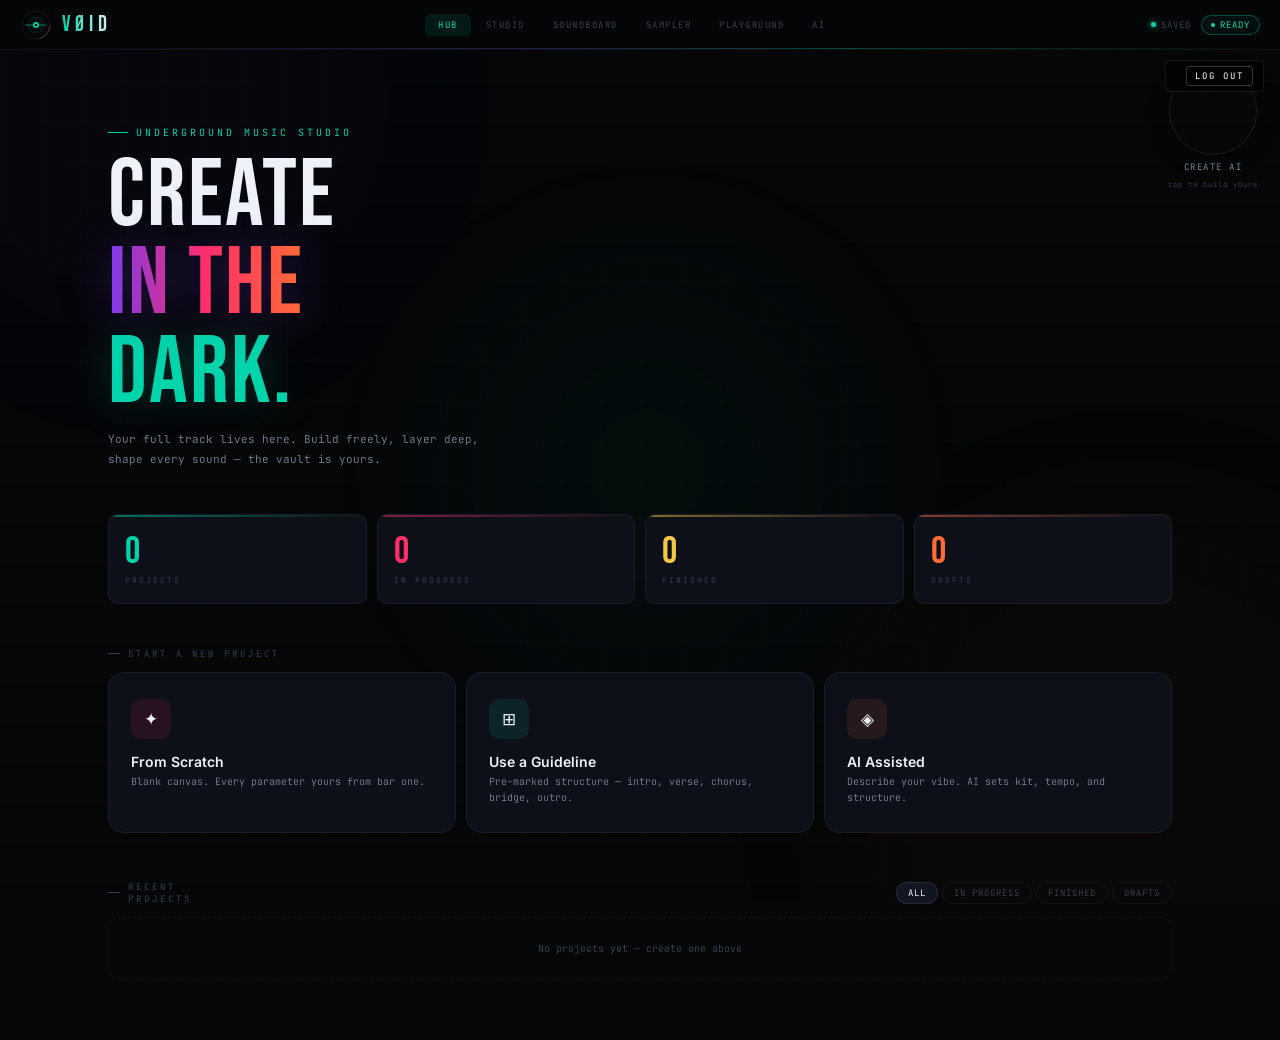
<file: index.html>
<!DOCTYPE html>
<html lang="en">
<head>
<meta charset="UTF-8"/>
<meta name="viewport" content="width=device-width,initial-scale=1.0"/>
<title>VØID Studio — Create in the Dark</title>
<meta name="description" content="Underground music production. Build freely, layer deep, shape every sound — the vault is yours."/>
<meta name="theme-color" content="#050608"/>
<meta name="color-scheme" content="dark"/>

<!-- Open Graph — controls how the link looks when shared on social -->
<meta property="og:title" content="VØID Studio"/>
<meta property="og:description" content="Create in the dark. Surface what matters. Underground music production."/>
<meta property="og:type" content="website"/>
<meta property="og:image" content="https://image.pollinations.ai/prompt/VOID%20studio%20logo%2C%20dark%20background%2C%20teal%20neon%20signal%20icon%2C%20minimal%2C%20cinematic?width=1200&height=630&model=flux&nologo=true&seed=7777"/>

<!-- Twitter card -->
<meta name="twitter:card" content="summary_large_image"/>
<meta name="twitter:title" content="VØID Studio"/>
<meta name="twitter:description" content="Create in the dark. Surface what matters."/>

<!-- Favicon — inline SVG encoded as data URL, no external file needed -->
<link rel="icon" type="image/svg+xml" href="data:image/svg+xml,%3Csvg xmlns='http://www.w3.org/2000/svg' viewBox='0 0 32 32'%3E%3Ccircle cx='16' cy='16' r='15' fill='%23050608' stroke='%2300d4aa' stroke-width='1.5'/%3E%3Ccircle cx='16' cy='16' r='8' fill='none' stroke='rgba(0,212,170,0.3)' stroke-width='0.8'/%3E%3Cline x1='5' y1='16' x2='27' y2='16' stroke='%2300d4aa' stroke-width='1.5' stroke-linecap='round'/%3E%3Ccircle cx='16' cy='16' r='3.5' fill='%2300d4aa'/%3E%3Ccircle cx='16' cy='16' r='1.5' fill='%23050608'/%3E%3C/svg%3E"/>
<!-- Apple touch icon for home screen shortcut -->
<link rel="apple-touch-icon" href="data:image/svg+xml,%3Csvg xmlns='http://www.w3.org/2000/svg' viewBox='0 0 180 180'%3E%3Crect width='180' height='180' rx='40' fill='%23050608'/%3E%3Ccircle cx='90' cy='90' r='70' fill='none' stroke='%2300d4aa' stroke-width='4'/%3E%3Ccircle cx='90' cy='90' r='40' fill='none' stroke='rgba(0,212,170,0.3)' stroke-width='2'/%3E%3Cline x1='20' y1='90' x2='160' y2='90' stroke='%2300d4aa' stroke-width='4' stroke-linecap='round'/%3E%3Ccircle cx='90' cy='90' r='14' fill='%2300d4aa'/%3E%3Ccircle cx='90' cy='90' r='6' fill='%23050608'/%3E%3C/svg%3E"/>
<meta name="apple-mobile-web-app-capable" content="yes"/>
<meta name="apple-mobile-web-app-status-bar-style" content="black-translucent"/>
<meta name="apple-mobile-web-app-title" content="VØID"/>

<link href="https://fonts.googleapis.com/css2?family=Bebas+Neue&family=Inter:wght@300;400;500;600;700&family=JetBrains+Mono:wght@300;400;500&display=swap" rel="stylesheet"/>
<style>
*,*::before,*::after{box-sizing:border-box;margin:0;padding:0;}
:root{
  --bg:#050608;--bg1:#080b10;--bg2:#0d1018;--bg3:#111520;--bg4:#161c28;
  --void:#050608;
  --pink:#ff2d6b;--pulse:#ff2d6b;--pink-d:rgba(255,45,107,.12);--pink-g:rgba(255,45,107,.05);
  --orange:#ff6b35;--ember:#ff6b35;--orange-d:rgba(255,107,53,.1);
  --teal:#00d4aa;--signal:#00d4aa;--teal-d:rgba(0,212,170,.1);--teal-g:rgba(0,212,170,.05);
  --gold:#f5c842;--ice:#a8d8ff;--ether:#7c3aed;
  --t1:#eef2f8;--t2:#7a8499;--t3:#363d50;
  --b1:rgba(255,255,255,.055);--b2:rgba(255,255,255,.09);--b3:rgba(255,255,255,.14);
  --fd:'Bebas Neue',sans-serif;--fu:'Inter',sans-serif;--fm:'JetBrains Mono',monospace;
  --r:6px;--rl:10px;--rx:16px;
}
body{background:var(--bg);color:var(--t1);font-family:var(--fu);min-height:100vh;overflow:hidden;display:flex;flex-direction:column;}
.bg-c{position:fixed;inset:0;z-index:0;overflow:hidden;pointer-events:none;}
.bg-o{position:absolute;border-radius:50%;filter:blur(100px);animation:ofl 8s ease-in-out infinite;}
.bg-o:nth-child(1){width:500px;height:500px;background:var(--ether);opacity:.025;top:-150px;left:-100px;}
.bg-o:nth-child(2){width:600px;height:600px;background:var(--orange);opacity:.025;bottom:-200px;right:-150px;animation-delay:-3s;}
.bg-o:nth-child(3){width:400px;height:400px;background:var(--teal);opacity:.035;top:30%;left:35%;animation-delay:-5s;}
@keyframes ofl{0%,100%{transform:translate(0,0) scale(1);}33%{transform:translate(30px,-20px) scale(1.05);}66%{transform:translate(-20px,15px) scale(.97);}}
.bg-g{position:fixed;inset:0;z-index:0;pointer-events:none;background-image:linear-gradient(rgba(0,212,170,.015) 1px,transparent 1px),linear-gradient(90deg,rgba(0,212,170,.015) 1px,transparent 1px);background-size:40px 40px;}
.screen{display:none;flex:1;flex-direction:column;min-height:0;}
.screen.on{display:flex;animation:scIn .22s ease;}
@keyframes scIn{from{opacity:0;transform:translateY(4px);}to{opacity:1;transform:none;}}
.nav{height:50px;flex-shrink:0;background:rgba(5,6,8,.92);backdrop-filter:blur(24px);border-bottom:1px solid var(--b1);display:flex;align-items:center;justify-content:space-between;padding:0 20px;position:relative;z-index:200;}
.nav::after{content:'';position:absolute;bottom:0;left:0;right:0;height:1px;background:linear-gradient(90deg,transparent,var(--ether),var(--teal),transparent);opacity:.3;}
.brand{display:flex;align-items:center;gap:10px;cursor:pointer;user-select:none;}
.bmark{width:32px;height:32px;border-radius:0;background:transparent;display:flex;align-items:center;justify-content:center;box-shadow:none;animation:mp 4s ease-in-out infinite;flex-shrink:0;}
@keyframes mp{0%,100%{opacity:.85;}50%{opacity:1;}}
.btxt{font-family:var(--fd);font-size:22px;letter-spacing:5px;background:linear-gradient(90deg,var(--teal),var(--t1));-webkit-background-clip:text;-webkit-text-fill-color:transparent;}
.ntabs{display:flex;gap:2px;}
.ntab{font-family:var(--fm);font-size:9px;letter-spacing:1.5px;text-transform:uppercase;padding:5px 13px;border-radius:var(--r);border:none;background:transparent;color:var(--t3);cursor:pointer;transition:all .15s;}
.ntab:hover{color:var(--t2);background:var(--bg3);}
.ntab.on{color:var(--teal);background:var(--teal-d);}
.nav-r{display:flex;align-items:center;gap:10px;}
.sdot{width:5px;height:5px;border-radius:50%;}
.sdot.ok{background:var(--teal);box-shadow:0 0 6px var(--teal);}
.sdot.dirty{background:var(--orange);animation:bk 1s infinite;}
@keyframes bk{0%,100%{opacity:1;}50%{opacity:.3;}}
.slbl{font-family:var(--fm);font-size:9px;color:var(--t3);letter-spacing:1px;text-transform:uppercase;display:flex;align-items:center;gap:5px;}
.epill{font-family:var(--fm);font-size:9px;letter-spacing:1px;text-transform:uppercase;padding:3px 9px;border-radius:20px;border:1px solid rgba(0,212,170,.3);color:var(--teal);background:var(--teal-g);display:flex;align-items:center;gap:5px;}
.edot{width:4px;height:4px;border-radius:50%;background:var(--teal);animation:bk 1.6s infinite;}
.w{max-width:1100px;margin:0 auto;padding:24px 18px 60px;position:relative;z-index:1;width:100%;}
.sl{font-family:var(--fm);font-size:9px;letter-spacing:3px;text-transform:uppercase;color:var(--t3);margin-bottom:12px;display:flex;align-items:center;gap:8px;}
.sl::before{content:'';flex:0 0 12px;height:1px;background:var(--t3);}
.btn{font-family:var(--fu);font-weight:600;font-size:10px;letter-spacing:1px;text-transform:uppercase;border:1px solid var(--b2);background:var(--bg3);color:var(--t2);padding:7px 14px;border-radius:var(--r);cursor:pointer;transition:all .13s;display:inline-flex;align-items:center;gap:5px;}
.btn:hover{background:var(--bg4);color:var(--t1);border-color:var(--b3);}
.btn.hot{background:linear-gradient(135deg,var(--pink),#b01f4a);border-color:var(--pink);color:#fff;box-shadow:0 0 18px rgba(255,45,107,.3);}
.btn.hot:hover{box-shadow:0 0 28px rgba(255,45,107,.5);}
.btn.playing{background:linear-gradient(135deg,var(--orange),#c44d1a);border-color:var(--orange);color:#fff;}
.btn.tk{background:var(--teal-d);border-color:rgba(0,212,170,.3);color:var(--teal);}
.dvdr{width:1px;height:24px;background:var(--b1);flex-shrink:0;}
.tlbl{font-family:var(--fm);font-size:8px;letter-spacing:2px;color:var(--t3);text-transform:uppercase;margin-bottom:3px;}
.rng{-webkit-appearance:none;appearance:none;height:2px;border-radius:2px;outline:none;cursor:pointer;background:var(--bg4);}
.rng::-webkit-slider-thumb{-webkit-appearance:none;width:11px;height:11px;border-radius:50%;cursor:pointer;border:2px solid var(--bg);}
.rng.tk::-webkit-slider-thumb{background:var(--teal);}
.rng.pk::-webkit-slider-thumb{background:var(--pink);}
.rng.ok::-webkit-slider-thumb{background:var(--orange);}
.rng.gk::-webkit-slider-thumb{background:var(--gold);}
.rng.ik::-webkit-slider-thumb{background:var(--ice);}
.rng.wk::-webkit-slider-thumb{background:var(--t1);}
#screen-hub{overflow-y:auto;}
.hero{padding:52px 0 44px;}
.ey{font-family:var(--fm);font-size:10px;letter-spacing:3px;color:var(--teal);text-transform:uppercase;display:flex;align-items:center;gap:8px;margin-bottom:14px;}
.ey::before{content:'';width:20px;height:1px;background:var(--teal);}
.ht{font-family:var(--fd);font-size:clamp(56px,8vw,96px);line-height:.92;letter-spacing:2px;}
.ht .hw{background:linear-gradient(90deg,var(--ether),var(--pink),var(--orange));-webkit-background-clip:text;-webkit-text-fill-color:transparent;filter:drop-shadow(0 0 24px rgba(124,58,237,.3));}
.ht .cw{color:var(--teal);text-shadow:0 0 40px rgba(0,212,170,.25);}
.hsub{font-family:var(--fm);font-size:11px;color:var(--t2);line-height:1.8;font-weight:300;max-width:400px;margin-top:12px;}
.stats{display:grid;grid-template-columns:repeat(4,1fr);gap:10px;margin-bottom:44px;}
.stat{background:var(--bg2);border:1px solid var(--b1);border-radius:var(--rl);padding:18px 16px;position:relative;overflow:hidden;transition:all .2s;}
.stat:hover{border-color:var(--b2);transform:translateY(-2px);}
.stat::before{content:'';position:absolute;top:0;left:0;right:0;height:2px;border-radius:var(--rl) var(--rl) 0 0;opacity:.5;}
.stat:nth-child(1)::before{background:linear-gradient(90deg,var(--teal),transparent);}
.stat:nth-child(2)::before{background:linear-gradient(90deg,var(--pink),transparent);}
.stat:nth-child(3)::before{background:linear-gradient(90deg,var(--gold),transparent);}
.stat:nth-child(4)::before{background:linear-gradient(90deg,var(--orange),transparent);}
.stat-n{font-family:var(--fd);font-size:38px;line-height:1;margin-bottom:4px;}
.stat-l{font-family:var(--fm);font-size:8px;letter-spacing:2px;text-transform:uppercase;color:var(--t3);}
.new-g{display:grid;grid-template-columns:repeat(3,1fr);gap:10px;margin-bottom:48px;}
.nc{background:var(--bg2);border:1px solid var(--b1);border-radius:var(--rx);padding:26px 22px;cursor:pointer;transition:all .22s;display:flex;flex-direction:column;gap:14px;position:relative;overflow:hidden;}
.nc::after{content:'→';position:absolute;bottom:18px;right:18px;font-size:16px;opacity:0;transform:translateX(-8px);transition:all .22s;}
.nc::before{content:'';position:absolute;inset:0;opacity:0;transition:opacity .22s;}
.nc.s::before{background:radial-gradient(ellipse at 0% 0%,rgba(255,45,107,.08),transparent 65%);}
.nc.s::after{color:var(--pink);}
.nc.g::before{background:radial-gradient(ellipse at 0% 0%,rgba(0,212,170,.06),transparent 65%);}
.nc.g::after{color:var(--teal);}
.nc.a::before{background:radial-gradient(ellipse at 0% 0%,rgba(255,107,53,.07),transparent 65%);}
.nc.a::after{color:var(--orange);}
.nc:hover{transform:translateY(-3px);}
.nc:hover::before,.nc:hover::after{opacity:1;}
.nc.s:hover{border-color:rgba(255,45,107,.28);}
.nc.g:hover{border-color:rgba(0,212,170,.28);}
.nc.a:hover{border-color:rgba(255,107,53,.28);}
.nc-ic{width:40px;height:40px;border-radius:10px;display:flex;align-items:center;justify-content:center;font-size:17px;}
.nc-tt{font-size:14px;font-weight:600;}
.nc-ds{font-family:var(--fm);font-size:10px;color:var(--t2);line-height:1.6;font-weight:300;}
.proj-bar{display:flex;align-items:center;justify-content:space-between;margin-bottom:12px;}
.frow{display:flex;gap:4px;}
.fbtn{font-family:var(--fm);font-size:9px;letter-spacing:1px;text-transform:uppercase;padding:4px 11px;border-radius:20px;border:1px solid var(--b1);background:transparent;color:var(--t3);cursor:pointer;transition:all .12s;}
.fbtn:hover{color:var(--t2);border-color:var(--b2);}
.fbtn.on{background:var(--bg3);border-color:var(--b2);color:var(--t1);}
.plist{display:flex;flex-direction:column;gap:6px;}
.prow{background:var(--bg2);border:1px solid var(--b1);border-radius:var(--rl);padding:13px 16px;display:grid;grid-template-columns:18px 1fr auto;align-items:center;gap:12px;cursor:pointer;transition:all .15s;position:relative;overflow:hidden;}
.prow::before{content:'';position:absolute;left:0;top:0;bottom:0;width:2px;border-radius:2px 0 0 2px;}
.prow.trap::before{background:var(--pink);box-shadow:0 0 8px var(--pink);}
.prow.rnb::before{background:var(--teal);box-shadow:0 0 8px var(--teal);}
.prow.psychedelic::before{background:var(--gold);box-shadow:0 0 8px var(--gold);}
.prow.boombap::before{background:var(--orange);box-shadow:0 0 8px var(--orange);}
.prow.drill::before{background:var(--ice);box-shadow:0 0 8px var(--ice);}
.prow:hover{background:var(--bg3);border-color:var(--b2);transform:translateX(3px);}
.pnum{font-family:var(--fm);font-size:9px;color:var(--t3);}
.pname{font-size:13px;font-weight:600;color:var(--t1);margin-bottom:2px;}
.pmeta{display:flex;align-items:center;gap:7px;font-family:var(--fm);font-size:9px;color:var(--t3);}
.ptag{padding:2px 7px;border-radius:20px;font-size:8px;letter-spacing:1px;text-transform:uppercase;font-weight:600;}
.ptag.trap{background:rgba(255,45,107,.1);color:var(--pink);}
.ptag.rnb{background:rgba(0,212,170,.1);color:var(--teal);}
.ptag.psychedelic{background:rgba(245,200,66,.1);color:var(--gold);}
.ptag.boombap{background:rgba(255,107,53,.1);color:var(--orange);}
.ptag.drill{background:rgba(168,216,255,.08);color:var(--ice);}
.pprog{width:48px;height:2px;background:var(--bg4);border-radius:2px;overflow:hidden;}
.pprogf{height:100%;background:linear-gradient(90deg,var(--teal),var(--pink));opacity:.7;}
.mwrap{position:fixed;inset:0;background:rgba(5,6,8,.9);z-index:500;display:none;align-items:center;justify-content:center;backdrop-filter:blur(10px);}
.mwrap.on{display:flex;}
.modal{background:var(--bg2);border:1px solid var(--b2);border-radius:var(--rx);width:460px;max-width:95vw;padding:30px;position:relative;max-height:88vh;overflow-y:auto;box-shadow:0 30px 80px rgba(0,0,0,.7);animation:mi .22s ease;}
@keyframes mi{from{opacity:0;transform:translateY(10px);}to{opacity:1;transform:none;}}
.modal::before{content:'';position:absolute;top:0;left:15%;right:15%;height:1px;background:linear-gradient(90deg,transparent,var(--teal),transparent);}
.mcls{position:absolute;top:14px;right:14px;width:26px;height:26px;border-radius:5px;border:1px solid var(--b1);background:var(--bg3);color:var(--t2);cursor:pointer;display:flex;align-items:center;justify-content:center;font-size:13px;}
.mey{font-family:var(--fm);font-size:9px;letter-spacing:2.5px;text-transform:uppercase;margin-bottom:4px;}
.mtt{font-family:var(--fd);font-size:26px;letter-spacing:1px;margin-bottom:3px;}
.msb{font-family:var(--fm);font-size:10px;color:var(--t2);margin-bottom:20px;line-height:1.5;font-weight:300;}
.fg{margin-bottom:13px;}
.fl{font-family:var(--fm);font-size:9px;letter-spacing:2px;text-transform:uppercase;color:var(--t3);display:block;margin-bottom:5px;}
.fi{width:100%;background:var(--bg3);border:1px solid var(--b1);border-radius:var(--r);padding:9px 12px;color:var(--t1);font-family:var(--fu);font-size:13px;outline:none;}
.fi:focus{border-color:var(--teal);}
.fi::placeholder{color:var(--t3);font-family:var(--fm);font-size:10px;}
.fsl{width:100%;background:var(--bg3);border:1px solid var(--b1);border-radius:var(--r);padding:9px 12px;color:var(--t1);font-family:var(--fu);font-size:13px;outline:none;cursor:pointer;-webkit-appearance:none;}
.fsl option{background:var(--bg3);}
.bstep{display:flex;align-items:center;background:var(--bg3);border:1px solid var(--b1);border-radius:var(--r);overflow:hidden;}
.bstepb{width:36px;height:38px;background:transparent;border:none;color:var(--t2);font-size:15px;cursor:pointer;font-family:var(--fm);transition:all .12s;display:flex;align-items:center;justify-content:center;}
.bstepb:hover{background:var(--bg4);color:var(--t1);}
.bstepv{flex:1;text-align:center;font-family:var(--fm);font-size:18px;font-weight:500;color:var(--teal);}
.mbtn{width:100%;padding:12px;border-radius:var(--r);border:none;font-family:var(--fd);font-size:15px;letter-spacing:2px;text-transform:uppercase;cursor:pointer;margin-top:5px;transition:all .15s;}
.mbtn:hover{transform:translateY(-1px);filter:brightness(1.1);}
.mbox{background:var(--bg3);border:1px solid var(--b1);border-radius:var(--r);padding:11px;margin-bottom:13px;}
.mi{display:flex;align-items:center;gap:8px;margin-bottom:4px;font-family:var(--fm);font-size:9px;}
.mi:last-child{margin-bottom:0;}
.mib{font-size:8px;color:var(--t3);width:34px;flex-shrink:0;}
.mtag{padding:2px 7px;border-radius:20px;font-size:9px;letter-spacing:1px;font-weight:600;}
.m-intro{background:rgba(168,216,255,.08);color:var(--ice);}
.m-verse{background:rgba(0,212,170,.1);color:var(--teal);}
.m-prechorus{background:rgba(255,107,53,.1);color:var(--orange);}
.m-chorus{background:rgba(255,45,107,.1);color:var(--pink);}
.m-bridge{background:rgba(245,200,66,.1);color:var(--gold);}
.m-outro{background:rgba(255,255,255,.05);color:var(--t2);}
.mlbl{color:var(--t2);}
.aiarea{width:100%;background:var(--bg4);border:1px solid var(--b1);border-radius:var(--r);padding:9px 12px;color:var(--t1);font-family:var(--fm);font-size:11px;outline:none;resize:none;height:68px;line-height:1.6;font-weight:300;}
.aiarea::placeholder{color:var(--t3);}
.aitags{display:flex;gap:5px;flex-wrap:wrap;margin-top:8px;}
.aitag{font-family:var(--fm);font-size:9px;padding:3px 9px;border-radius:20px;border:1px solid var(--b1);background:transparent;color:var(--t3);cursor:pointer;transition:all .12s;}
.aitag:hover,.aitag.on{background:var(--teal-d);border-color:rgba(0,212,170,.3);color:var(--teal);}
#screen-hub{overflow-y:auto;overflow-x:hidden;}
#screen-hub .w{min-height:min-content;}
#screen-studio{height:calc(100vh - 50px);overflow:hidden;position:relative;z-index:1;}
#screen-studio.on{display:flex;}
.tp{flex-shrink:0;background:rgba(8,11,16,.96);border-bottom:1px solid var(--b1);padding:10px 18px;display:flex;align-items:center;gap:14px;flex-wrap:wrap;position:relative;z-index:10;}
.tp::after{content:'';position:absolute;bottom:0;left:0;right:0;height:1px;background:linear-gradient(90deg,transparent,rgba(0,212,170,.2),transparent);}
.bpmr{display:flex;align-items:center;gap:5px;}
.bpadj{width:20px;height:20px;border-radius:4px;border:1px solid var(--b2);background:var(--bg3);color:var(--t2);font-size:12px;cursor:pointer;display:flex;align-items:center;justify-content:center;transition:all .12s;font-family:var(--fm);}
.bpadj:hover{color:var(--teal);border-color:var(--teal);}
.bpn{font-family:var(--fm);font-size:20px;font-weight:500;min-width:46px;text-align:center;color:var(--teal);}
.str{display:flex;gap:3px;}
.stb{font-family:var(--fm);font-size:9px;padding:3px 8px;border-radius:4px;border:1px solid var(--b1);background:var(--bg3);color:var(--t3);cursor:pointer;transition:all .12s;}
.stb:hover,.stb.on{background:var(--teal-d);border-color:rgba(0,212,170,.4);color:var(--teal);}
.bdisp{font-family:var(--fm);font-size:11px;color:var(--t3);margin-left:auto;}
.bdisp span{color:var(--teal);}
.tla{flex:0 0 auto;background:var(--bg1);border-bottom:2px solid rgba(0,212,170,.15);overflow-y:auto;min-height:180px;max-height:52%;position:relative;}
.tl-hdr{display:grid;grid-template-columns:180px 1fr;border-bottom:1px solid var(--b1);background:var(--bg);position:sticky;top:0;z-index:20;}
.tl-hl{padding:6px 12px;border-right:1px solid var(--b1);display:flex;align-items:center;justify-content:space-between;}
.tl-hlbl{font-family:var(--fm);font-size:9px;letter-spacing:2px;color:var(--t3);text-transform:uppercase;}
.tl-hr{padding:0 10px;position:relative;}
.bmarks{display:grid;gap:2px;height:28px;align-items:center;}
.bm{font-family:var(--fm);font-size:8px;color:var(--t3);text-align:center;transition:color .1s;}
.bm.b1{color:var(--t2);}
.sind-bar{height:3px;background:var(--bg);border-bottom:1px solid var(--b1);position:sticky;top:28px;z-index:19;}
.sind-i{display:grid;gap:2px;margin-left:180px;padding:0 10px;height:100%;align-items:center;}
.si{height:3px;border-radius:2px;background:var(--bg3);}
.si.on{background:var(--teal);box-shadow:0 0 6px var(--teal);}
.kbar{display:flex;align-items:center;gap:6px;padding:6px 10px 6px 192px;border-bottom:1px solid var(--b1);background:rgba(5,6,8,.5);flex-wrap:wrap;}
.klbl{font-family:var(--fm);font-size:8px;letter-spacing:2px;color:var(--t3);text-transform:uppercase;white-space:nowrap;}
.kbtn{font-family:var(--fu);font-weight:600;font-size:9px;letter-spacing:.8px;text-transform:uppercase;padding:4px 11px;border-radius:20px;border:1px solid var(--b1);background:transparent;color:var(--t3);cursor:pointer;transition:all .13s;}
.kbtn:hover{color:var(--t1);border-color:var(--b2);background:var(--bg3);}
.kbtn.on{border-color:rgba(0,212,170,.4);color:var(--teal);background:var(--teal-d);}
.add-tr-row{padding:8px 10px 8px 192px;display:flex;gap:6px;flex-wrap:wrap;border-top:1px solid var(--b1);background:rgba(5,6,8,.3);}
.atr{font-family:var(--fm);font-size:8px;letter-spacing:1px;text-transform:uppercase;padding:3px 9px;border-radius:20px;border:1px dashed var(--b1);background:transparent;color:var(--t3);cursor:pointer;transition:all .12s;white-space:nowrap;}
.atr:hover{border-color:rgba(0,212,170,.3);color:var(--teal);border-style:solid;}
.tl-tr{display:grid;grid-template-columns:180px 1fr;border-bottom:1px solid var(--b1);cursor:pointer;transition:background .12s;animation:tri .2s ease;}
@keyframes tri{from{opacity:0;transform:translateX(-4px);}to{opacity:1;transform:none;}}
.tl-tr:hover{background:rgba(255,255,255,.01);}
.tl-tr.sel{background:rgba(0,212,170,.04);}
.tl-tr.sel .tl-tl{border-right-color:rgba(0,212,170,.3);}
.tl-tl{padding:7px 10px;border-right:1px solid var(--b1);display:flex;align-items:center;gap:7px;transition:border-color .15s;}
.tcb{width:3px;border-radius:3px;flex-shrink:0;align-self:stretch;min-height:20px;}
.tnm{font-family:var(--fu);font-weight:600;font-size:10px;letter-spacing:.6px;text-transform:uppercase;color:var(--t2);flex:1;white-space:nowrap;overflow:hidden;text-overflow:ellipsis;transition:color .12s;}
.tl-tr.sel .tnm{color:var(--teal);}
.tvol{-webkit-appearance:none;appearance:none;width:34px;height:2px;border-radius:1px;outline:none;cursor:pointer;flex-shrink:0;}
.tvol::-webkit-slider-thumb{-webkit-appearance:none;width:8px;height:8px;border-radius:50%;cursor:pointer;border:1.5px solid var(--bg);}
.tmt{width:15px;height:15px;border-radius:3px;border:1px solid var(--b1);background:transparent;cursor:pointer;font-family:var(--fm);font-size:6px;color:var(--t3);display:flex;align-items:center;justify-content:center;transition:all .12s;flex-shrink:0;}
.tmt:hover{border-color:var(--orange);color:var(--orange);}
.tmt.on{background:rgba(255,107,53,.1);border-color:var(--orange);color:var(--orange);}
.tl-tr-r{padding:5px 10px;display:flex;align-items:center;}
.mgrid{display:grid;gap:2px;width:100%;}
.ms{height:24px;border-radius:3px;border:1px solid var(--b1);background:var(--bg2);cursor:pointer;transition:background .07s;position:relative;overflow:hidden;}
.ms:hover{background:var(--bg3);border-color:var(--b2);}
.ms.ba{background:rgba(255,255,255,.018);}
.ms.playing{box-shadow:0 0 0 2px rgba(255,255,255,.3);}
.vb{position:absolute;bottom:0;left:0;right:0;border-radius:0 0 2px 2px;background:rgba(255,255,255,.2);}
.mrr{display:grid;gap:2px;width:100%;}
.mr-row{display:flex;align-items:center;gap:3px;}
.mr-lbl{font-family:var(--fm);font-size:7px;color:var(--t3);width:14px;flex-shrink:0;text-align:right;}
.mr-cells{display:grid;gap:2px;flex:1;}
.mr-c{height:12px;border-radius:2px;border:1px solid var(--b1);background:var(--bg2);cursor:pointer;transition:background .06s;}
.mr-c:hover{background:var(--bg3);}
.dp{flex:1;min-height:0;background:var(--bg1);display:flex;flex-direction:column;overflow:hidden;}
.dp-hdr{flex-shrink:0;padding:8px 16px;background:var(--bg);border-bottom:1px solid var(--b1);display:flex;align-items:center;gap:12px;}
.dp-title{font-family:var(--fm);font-size:9px;letter-spacing:2px;text-transform:uppercase;color:var(--t2);display:flex;align-items:center;gap:6px;}
.dp-dot{width:6px;height:6px;border-radius:50%;background:var(--teal);box-shadow:0 0 6px var(--teal);animation:bk 2s infinite;}
.dtabs{display:flex;gap:2px;margin-left:auto;}
.dtab{font-family:var(--fm);font-size:8px;letter-spacing:1px;text-transform:uppercase;padding:4px 10px;border-radius:4px;border:none;background:transparent;color:var(--t3);cursor:pointer;transition:all .12s;}
.dtab:hover{color:var(--t2);background:var(--bg3);}
.dtab.on{color:var(--teal);background:var(--teal-d);}
.dp-c{flex:1;min-height:0;overflow-y:auto;overflow-x:hidden;padding:16px;box-sizing:border-box;}
.idle{display:flex;flex-direction:column;align-items:center;justify-content:center;height:100%;gap:8px;opacity:.25;}
.idle-ic{font-size:32px;}
.idle-tx{font-family:var(--fm);font-size:10px;letter-spacing:2px;text-transform:uppercase;color:var(--t2);}
.dseq-g{display:grid;gap:3px;animation:cin .18s ease;}
@keyframes cin{from{opacity:0;transform:translateY(4px);}to{opacity:1;transform:none;}}
.ds{height:36px;border-radius:var(--r);border:1px solid var(--b1);background:var(--bg2);cursor:pointer;transition:all .08s;position:relative;overflow:hidden;display:flex;align-items:flex-end;}
.ds:hover{background:var(--bg3);border-color:var(--b2);}
.ds.ba{background:rgba(255,255,255,.02);}
.ds.playing{box-shadow:0 0 0 2px rgba(255,255,255,.35);}
.ds-vb{height:4px;border-radius:2px;margin:4px;opacity:.4;}
.dlbls{display:grid;gap:3px;margin-bottom:8px;}
.dlbl{font-family:var(--fm);font-size:8px;color:var(--t3);text-align:center;}
.dlbl.cur{color:var(--teal);}
.dtip{font-family:var(--fm);font-size:8px;color:var(--t3);margin-top:10px;letter-spacing:1px;}
.pr{display:flex;flex-direction:column;gap:2px;animation:cin .18s ease;}
.pr-row{display:flex;align-items:center;gap:4px;}
.pr-key{width:32px;flex-shrink:0;font-family:var(--fm);font-size:9px;text-align:right;color:var(--t2);padding:4px 6px 4px 0;border-right:1px solid var(--b1);cursor:pointer;transition:color .12s;}
.pr-key:hover{color:var(--teal);}
.pr-key.sh{color:var(--t3);font-size:8px;}
.pr-cells{display:grid;gap:2px;flex:1;}
.pr-c{height:22px;border-radius:3px;border:1px solid var(--b1);background:var(--bg2);cursor:pointer;transition:background .06s;}
.pr-c:hover{background:var(--bg3);}
.pr-c.shr{background:rgba(0,0,0,.2);}
.pr-c.playing{box-shadow:0 0 0 1px rgba(255,255,255,.3);}
/* Piano roll octave nav */
.pr-oct-nav{
  display:flex;align-items:center;justify-content:space-between;
  padding:6px 10px;margin-bottom:8px;
  background:var(--bg2);border:1px solid var(--b1);border-radius:var(--r);
  flex-shrink:0;
}
.pr-oct-info{font-family:var(--fm);font-size:9px;color:var(--t2);display:flex;align-items:center;gap:8px;}
.pr-oct-range{color:var(--teal);font-weight:500;}
.pr-oct-btn{
  width:26px;height:26px;border-radius:5px;
  border:1px solid var(--b1);background:var(--bg3);
  color:var(--t2);cursor:pointer;font-family:var(--fm);font-size:14px;
  display:flex;align-items:center;justify-content:center;
  transition:all .12s;flex-shrink:0;
}
.pr-oct-btn:hover{color:var(--teal);border-color:var(--teal);background:var(--teal-d);}
.pr-oct-btn:disabled{opacity:.25;cursor:default;}
.pr-oct-btn:disabled:hover{color:var(--t2);border-color:var(--b1);background:var(--bg3);}
.pr-wrap{display:flex;flex-direction:column;height:100%;animation:cin .18s ease;}
.pr-scroll{flex:1;overflow-y:auto;min-height:0;}
.sdc{animation:cin .18s ease;width:100%;box-sizing:border-box;}
.sds{display:flex;gap:12px;flex-wrap:wrap;width:100%;box-sizing:border-box;}
.sdsect{background:var(--bg2);border:1px solid var(--b1);border-radius:var(--rl);padding:13px;display:flex;flex-direction:column;gap:7px;min-width:110px;max-width:100%;flex:1;min-width:0;transition:border-color .15s;box-sizing:border-box;overflow:hidden;}
.sdsect:hover{border-color:var(--b2);}
.sdstt{font-family:var(--fm);font-size:8px;letter-spacing:2px;text-transform:uppercase;margin-bottom:2px;padding-bottom:5px;border-bottom:1px solid var(--b1);}
.sdrow{display:flex;align-items:center;gap:7px;margin-bottom:3px;min-width:0;width:100%;}
.sdlbl{font-family:var(--fm);font-size:8px;color:var(--t3);min-width:44px;flex-shrink:0;}
.sdval{font-family:var(--fm);font-size:9px;color:var(--t2);min-width:30px;flex-shrink:0;text-align:right;}
.sdrow .rng{min-width:0;flex:1;width:0;}
.obts{display:flex;gap:3px;flex-wrap:wrap;}
.obt{font-family:var(--fm);font-size:8px;padding:3px 7px;border-radius:4px;border:1px solid var(--b1);background:var(--bg3);color:var(--t3);cursor:pointer;transition:all .12s;}
.obt:hover{color:var(--t2);}
.obt.on{border-color:rgba(0,212,170,.4);color:var(--teal);background:var(--teal-d);}
.ltgs{display:flex;gap:3px;}
.ltg{font-family:var(--fm);font-size:8px;padding:3px 7px;border-radius:4px;border:1px solid var(--b1);background:var(--bg3);color:var(--t3);cursor:pointer;transition:all .12s;}
.ltg:hover{color:var(--t2);}
.ltg.on{border-color:rgba(255,45,107,.4);color:var(--pink);background:rgba(255,45,107,.08);}
.ftsel{background:var(--bg3);border:1px solid var(--b1);border-radius:4px;padding:3px 7px;color:var(--t1);font-family:var(--fm);font-size:8px;outline:none;cursor:pointer;-webkit-appearance:none;}
.ftsel option{background:var(--bg3);}
.pvbts{display:flex;flex-wrap:wrap;gap:4px;}
.pvb{font-family:var(--fm);font-size:9px;padding:4px 9px;border-radius:4px;border:1px solid var(--b1);background:var(--bg3);color:var(--t2);cursor:pointer;transition:all .12s;}
.pvb:hover{color:var(--t1);background:var(--bg4);}
.mxs{display:flex;gap:8px;flex-wrap:wrap;align-items:flex-end;animation:cin .18s ease;}
.mxstrip{background:var(--bg2);border:1px solid var(--b1);border-radius:var(--rl);padding:12px 9px;display:flex;flex-direction:column;align-items:center;gap:7px;width:62px;transition:border-color .15s;}
.mxstrip:hover{border-color:var(--b2);}
.mxfw{position:relative;width:16px;height:80px;display:flex;align-items:center;justify-content:center;}
.mxf{-webkit-appearance:none;appearance:none;width:80px;height:3px;border-radius:2px;background:var(--bg4);outline:none;cursor:pointer;transform:rotate(-90deg);position:absolute;}
.mxf::-webkit-slider-thumb{-webkit-appearance:none;width:12px;height:12px;border-radius:50%;cursor:pointer;border:2px solid var(--bg);background:linear-gradient(135deg,var(--teal),var(--pink));box-shadow:0 0 8px rgba(0,212,170,.4);}
.mxval{font-family:var(--fm);font-size:8px;color:var(--t2);}
.mxm{width:26px;height:26px;border-radius:5px;border:1px solid var(--b1);background:transparent;display:flex;align-items:center;justify-content:center;font-family:var(--fm);font-size:7px;color:var(--t3);cursor:pointer;transition:all .12s;}
.mxm:hover{border-color:var(--orange);color:var(--orange);}
.mxm.on{background:rgba(255,107,53,.1);border-color:var(--orange);color:var(--orange);}
.mxdot{width:6px;height:6px;border-radius:50%;}
.mxnm{font-family:var(--fm);font-size:7px;color:var(--t2);text-align:center;text-transform:uppercase;letter-spacing:.5px;white-space:nowrap;overflow:hidden;max-width:52px;text-overflow:ellipsis;}
/* ── PLAYGROUND ── */
#screen-pg{height:calc(100vh - 50px);overflow:hidden;position:relative;z-index:1;}
#screen-pg.on{display:flex;flex-direction:column;}
.pg-tp{flex-shrink:0;background:rgba(8,11,16,.96);border-bottom:1px solid var(--b1);padding:10px 18px;display:flex;align-items:center;gap:14px;flex-wrap:wrap;position:relative;z-index:10;}
.pg-tp::after{content:'';position:absolute;bottom:0;left:0;right:0;height:1px;background:linear-gradient(90deg,transparent,rgba(255,45,107,.25),transparent);}
.pg-title{font-family:var(--fd);font-size:22px;letter-spacing:3px;background:linear-gradient(90deg,var(--pink),var(--orange));-webkit-background-clip:text;-webkit-text-fill-color:transparent;}
.pg-bdisp{font-family:var(--fm);font-size:11px;color:var(--t3);margin-left:auto;}
.pg-bdisp span{color:var(--pink);}
.pg-body{flex:1;min-height:0;display:flex;overflow:hidden;}
/* Track list left panel */
.pg-tracks{width:200px;flex-shrink:0;background:var(--bg1);border-right:1px solid var(--b1);display:flex;flex-direction:column;overflow-y:auto;}
.pg-tracks-hdr{padding:8px 12px;border-bottom:1px solid var(--b1);background:var(--bg);display:flex;align-items:center;justify-content:space-between;position:sticky;top:0;z-index:5;}
.pg-tracks-lbl{font-family:var(--fm);font-size:8px;letter-spacing:2px;text-transform:uppercase;color:var(--t3);}
.pg-track-row{display:flex;align-items:center;gap:7px;padding:8px 10px;border-bottom:1px solid var(--b1);transition:background .12s;user-select:none;}
.pg-track-row:hover{background:rgba(255,255,255,.01);}
.pg-track-row.muted{opacity:.4;}
.pg-tcb{width:3px;border-radius:3px;align-self:stretch;min-height:20px;flex-shrink:0;}
.pg-tnm{font-family:var(--fu);font-weight:600;font-size:10px;letter-spacing:.5px;text-transform:uppercase;color:var(--t2);flex:1;white-space:nowrap;overflow:hidden;text-overflow:ellipsis;}
.pg-tact{width:22px;height:22px;border-radius:5px;border:1px solid var(--b1);background:transparent;cursor:pointer;font-family:var(--fm);font-size:7px;color:var(--t3);display:flex;align-items:center;justify-content:center;transition:all .12s;flex-shrink:0;}
.pg-tact:hover{border-color:var(--b2);color:var(--t2);}
.pg-tact.on{background:var(--teal-d);border-color:rgba(0,212,170,.4);color:var(--teal);}
/* Arrangement canvas right */
.pg-canvas-wrap{flex:1;min-width:0;display:flex;flex-direction:column;overflow:hidden;}
.pg-bar-hdr{height:28px;background:var(--bg);border-bottom:1px solid var(--b1);position:relative;overflow-x:auto;overflow-y:hidden;flex-shrink:0;}
.pg-bar-hdr-inner{display:flex;align-items:center;height:100%;min-width:max-content;padding-left:4px;}
.pg-bar-lbl{font-family:var(--fm);font-size:8px;color:var(--t3);text-align:center;flex-shrink:0;}
.pg-bar-lbl.b4{color:var(--t2);}
.pg-lanes{flex:1;min-height:0;overflow:auto;position:relative;}
.pg-lanes-inner{min-width:max-content;position:relative;}
.pg-lane{height:40px;border-bottom:1px solid var(--b1);position:relative;display:flex;align-items:stretch;}
.pg-lane:hover{background:rgba(255,255,255,.008);}
/* Grid columns visible per bar */
.pg-lane-bg{position:absolute;inset:0;display:flex;pointer-events:none;}
.pg-lane-cell{flex-shrink:0;border-right:1px solid rgba(255,255,255,.025);}
.pg-lane-cell.beat1{border-right-color:rgba(255,255,255,.05);}
/* Blocks */
.pg-block{position:absolute;top:4px;height:32px;border-radius:5px;cursor:grab;user-select:none;display:flex;align-items:center;padding:0 8px;font-family:var(--fm);font-size:9px;font-weight:500;letter-spacing:.5px;white-space:nowrap;overflow:hidden;transition:box-shadow .12s,filter .12s;border:1px solid rgba(255,255,255,.15);}
.pg-block:hover{filter:brightness(1.15);}
.pg-block:active{cursor:grabbing;}
.pg-block.dragging{opacity:.75;z-index:100;cursor:grabbing;box-shadow:0 8px 30px rgba(0,0,0,.5);}
.pg-block.ghost{opacity:.3;pointer-events:none;}
/* Playhead */
.pg-playhead{position:absolute;top:0;bottom:0;width:2px;background:var(--pink);box-shadow:0 0 8px var(--pink),0 0 16px rgba(255,45,107,.3);pointer-events:none;z-index:50;transition:left .05s linear;}
.pg-playhead::before{content:'▼';position:absolute;top:-1px;left:50%;transform:translateX(-50%);font-size:8px;color:var(--pink);}
/* Empty lane hint */
.pg-lane-hint{position:absolute;inset:0;display:flex;align-items:center;padding-left:12px;font-family:var(--fm);font-size:8px;color:var(--t3);letter-spacing:1px;pointer-events:none;}
/* Song length control */
.pg-len-ctrl{display:flex;align-items:center;gap:6px;font-family:var(--fm);font-size:9px;color:var(--t2);}
.pg-len-b{width:20px;height:20px;border-radius:4px;border:1px solid var(--b1);background:var(--bg3);color:var(--t2);cursor:pointer;font-family:var(--fm);font-size:11px;display:flex;align-items:center;justify-content:center;transition:all .12s;}
.pg-len-b:hover{color:var(--pink);border-color:var(--pink);}
.pg-snap{font-family:var(--fm);font-size:9px;color:var(--t3);display:flex;align-items:center;gap:5px;}
.pg-snap select{background:var(--bg3);border:1px solid var(--b1);border-radius:4px;padding:2px 6px;color:var(--t1);font-family:var(--fm);font-size:8px;outline:none;cursor:pointer;-webkit-appearance:none;}
.pg-snap select option{background:var(--bg3);}
#screen-sb{overflow-y:auto;}
.sbpg{padding:20px 18px 60px;position:relative;z-index:1;}
.sbhdr{display:flex;align-items:center;justify-content:space-between;margin-bottom:20px;flex-wrap:wrap;gap:8px;}
.sbtitle{font-family:var(--fd);font-size:30px;letter-spacing:2px;}
.sbtitle span{color:var(--teal);text-shadow:0 0 20px rgba(0,212,170,.3);}
.pw{background:var(--bg2);border:1px solid var(--b1);border-radius:var(--rx);padding:18px;}
.dpg{display:grid;grid-template-columns:repeat(4,1fr);gap:9px;margin-bottom:18px;}
.dpad{border-radius:var(--rl);border:1px solid var(--b1);background:var(--bg3);cursor:pointer;display:flex;flex-direction:column;align-items:center;justify-content:center;gap:5px;user-select:none;transition:all .1s;height:88px;position:relative;overflow:hidden;}
.dpad::before{content:'';position:absolute;inset:0;opacity:0;transition:opacity .1s;background:radial-gradient(ellipse at center,rgba(255,255,255,.07),transparent 70%);}
.dpad:hover{border-color:var(--b2);background:var(--bg4);}
.dpad:active,.dpad.hit{transform:scale(.92);}
.dpad.hit::before{opacity:1;}
.pkey{position:absolute;top:6px;right:8px;font-family:var(--fm);font-size:7px;color:var(--t3);}
.plbl{font-family:var(--fu);font-weight:700;font-size:10px;letter-spacing:.5px;text-transform:uppercase;position:relative;z-index:1;}
.ptyp{font-family:var(--fm);font-size:8px;color:var(--t2);position:relative;z-index:1;}
.melsect{margin-top:14px;padding-top:14px;border-top:1px solid var(--b1);}
.melhdr{display:flex;align-items:center;gap:12px;flex-wrap:wrap;margin-bottom:10px;}
.mellbl{font-family:var(--fm);font-size:9px;letter-spacing:2px;text-transform:uppercase;color:var(--t3);}
.octc{display:flex;align-items:center;gap:6px;font-family:var(--fm);font-size:10px;color:var(--t2);}
.octb{width:22px;height:22px;border-radius:4px;border:1px solid var(--b1);background:var(--bg3);color:var(--t2);cursor:pointer;font-family:var(--fm);font-size:12px;display:flex;align-items:center;justify-content:center;transition:all .12s;}
.octb:hover{color:var(--teal);border-color:var(--teal);}
.melg{display:grid;grid-template-columns:repeat(6,1fr);gap:6px;}
.mpad{border-radius:var(--r);border:1px solid var(--b1);background:var(--bg3);cursor:pointer;display:flex;flex-direction:column;align-items:center;justify-content:center;gap:2px;height:52px;transition:all .1s;user-select:none;}
.mpad:hover{background:var(--bg4);border-color:var(--b2);}
.mpad:active,.mpad.hit{transform:scale(.92);}
.mpadn{font-family:var(--fm);font-size:13px;font-weight:500;}
.mpado{font-family:var(--fm);font-size:7px;color:var(--t3);}
/* ── AI AGENT ── */
/* Floating bubble on hub */
.ai-bubble-wrap{position:fixed;top:68px;right:22px;z-index:100;display:flex;flex-direction:column;align-items:center;gap:7px;cursor:pointer;user-select:none;}
.ai-bubble{width:86px;height:86px;border-radius:50%;position:relative;overflow:hidden;transition:transform .2s cubic-bezier(.4,0,.2,1),box-shadow .2s;}
.ai-bubble:hover{transform:scale(1.06);}
.ai-bubble.has-ai{box-shadow:0 0 0 2px var(--ai-color,var(--ether)),0 0 20px rgba(124,58,237,.35),0 4px 24px rgba(0,0,0,.5);}
.ai-bubble.no-ai{box-shadow:0 0 0 1px var(--b2),0 4px 20px rgba(0,0,0,.4);}
.ai-bubble.loading{box-shadow:0 0 0 2px rgba(124,58,237,.4),0 0 16px rgba(124,58,237,.2);cursor:not-allowed;}
.ai-bubble-spinner{position:absolute;inset:0;display:flex;flex-direction:column;align-items:center;justify-content:center;gap:5px;background:rgba(5,6,8,.85);border-radius:50%;z-index:2;}
.ai-bubble-spinner-ring{width:28px;height:28px;border-radius:50%;border:2px solid rgba(124,58,237,.2);border-top-color:#7c3aed;animation:spin .8s linear infinite;}
.ai-bubble-loading-txt{font-family:var(--fm);font-size:6px;letter-spacing:.3px;color:rgba(124,58,237,.8);text-align:center;line-height:1.4;padding:0 4px;}
.ai-bubble-canvas{width:100%;height:100%;display:block;}
.ai-bubble-pulse{position:absolute;inset:-3px;border-radius:50%;border:2px solid var(--ai-color,var(--ether));opacity:0;animation:aipulse 2.5s ease-in-out infinite;}
@keyframes aipulse{0%,100%{transform:scale(1);opacity:.5;}50%{transform:scale(1.1);opacity:0;}}
.ai-bubble-name{font-family:var(--fm);font-size:9px;letter-spacing:1.5px;text-transform:uppercase;color:var(--t2);text-align:center;max-width:80px;white-space:nowrap;overflow:hidden;text-overflow:ellipsis;transition:color .2s;}
.ai-bubble-wrap:hover .ai-bubble-name{color:var(--t1);}
.ai-bubble-create{font-family:var(--fm);font-size:7px;letter-spacing:1px;color:var(--t3);text-align:center;}
/* AI Creation Modal */
.ai-modal-wrap{position:fixed;inset:0;background:rgba(5,6,8,.95);z-index:600;display:none;align-items:center;justify-content:center;backdrop-filter:blur(20px);}
.ai-modal-wrap.on{display:flex;animation:fi .25s ease;}
.ai-modal{background:var(--bg2);border:1px solid rgba(124,58,237,.25);border-radius:20px;width:560px;max-width:95vw;padding:36px;position:relative;box-shadow:0 40px 100px rgba(0,0,0,.8),0 0 60px rgba(124,58,237,.1);animation:mi .25s ease;}
.ai-modal::before{content:'';position:absolute;top:0;left:10%;right:10%;height:1px;background:linear-gradient(90deg,transparent,var(--ether),transparent);}
.ai-modal-close{position:absolute;top:14px;right:14px;width:28px;height:28px;border-radius:6px;border:1px solid var(--b1);background:var(--bg3);color:var(--t2);cursor:pointer;display:flex;align-items:center;justify-content:center;font-size:14px;transition:all .12s;}
.ai-modal-close:hover{color:var(--t1);border-color:var(--b2);}
.ai-modal-eyebrow{font-family:var(--fm);font-size:8px;letter-spacing:3px;text-transform:uppercase;color:var(--ether);margin-bottom:6px;}
.ai-modal-title{font-family:var(--fd);font-size:32px;letter-spacing:1px;margin-bottom:6px;color:var(--t1);}
.ai-modal-sub{font-family:var(--fm);font-size:10px;color:var(--t3);margin-bottom:24px;line-height:1.7;font-weight:300;}
.ai-prompt-area{width:100%;background:var(--bg3);border:1px solid rgba(124,58,237,.25);border-radius:10px;padding:14px;color:var(--t1);font-family:var(--fu);font-size:13px;outline:none;resize:none;height:90px;line-height:1.65;transition:border-color .15s;}
.ai-prompt-area:focus{border-color:rgba(124,58,237,.6);box-shadow:0 0 0 3px rgba(124,58,237,.08);}
.ai-prompt-area::placeholder{color:var(--t3);font-family:var(--fm);font-size:10px;line-height:1.8;}
.ai-prompt-hints{display:flex;gap:5px;flex-wrap:wrap;margin-top:10px;margin-bottom:20px;}
.ai-hint{font-family:var(--fm);font-size:8px;padding:3px 10px;border-radius:20px;border:1px solid var(--b1);background:transparent;color:var(--t3);cursor:pointer;transition:all .12s;}
.ai-hint:hover{border-color:rgba(124,58,237,.4);color:var(--ether);background:rgba(124,58,237,.06);}
.ai-name-row{display:flex;gap:10px;align-items:flex-end;margin-bottom:20px;}
.ai-name-group{display:flex;flex-direction:column;gap:5px;flex:1;}
.ai-label{font-family:var(--fm);font-size:8px;letter-spacing:2px;text-transform:uppercase;color:var(--t3);}
.ai-name-input{width:100%;background:var(--bg3);border:1px solid var(--b1);border-radius:var(--r);padding:10px 12px;color:var(--t1);font-family:var(--fu);font-size:14px;font-weight:600;outline:none;transition:border-color .15s;letter-spacing:.5px;}
.ai-name-input:focus{border-color:rgba(124,58,237,.5);}
.ai-name-input::placeholder{color:var(--t3);font-weight:400;font-size:12px;}
.ai-generate-btn{width:100%;padding:14px;border-radius:10px;border:none;font-family:var(--fd);font-size:16px;letter-spacing:3px;text-transform:uppercase;cursor:pointer;background:linear-gradient(135deg,var(--ether),#4c1d95);color:#fff;box-shadow:0 0 24px rgba(124,58,237,.4);transition:all .15s;position:relative;overflow:hidden;}
.ai-generate-btn:hover{transform:translateY(-1px);box-shadow:0 0 36px rgba(124,58,237,.6);}
.ai-generate-btn:disabled{opacity:.5;cursor:default;transform:none;}
.ai-generate-btn::after{content:'';position:absolute;top:-50%;left:-50%;width:200%;height:200%;background:linear-gradient(90deg,transparent,rgba(255,255,255,.07),transparent);animation:shine 2.5s infinite;pointer-events:none;}
@keyframes shine{from{transform:translateX(-100%);}to{transform:translateX(100%);}}
.ai-loading{display:none;flex-direction:column;align-items:center;gap:14px;padding:20px 0;}
.ai-loading.on{display:flex;}
.ai-loading-ring{width:48px;height:48px;border-radius:50%;border:2px solid rgba(124,58,237,.15);border-top-color:var(--ether);animation:spin .8s linear infinite;}
@keyframes spin{to{transform:rotate(360deg);}}
.ai-loading-text{font-family:var(--fm);font-size:9px;letter-spacing:2px;text-transform:uppercase;color:var(--t3);}
.ai-loading-step{font-family:var(--fm);font-size:8px;color:var(--ether);letter-spacing:1px;text-align:center;}
/* AI Chat Screen */
/* ── AI CHAT HERO LAYOUT ── */
#screen-ai{height:calc(100vh - 50px);overflow:hidden;position:relative;z-index:1;}
#screen-ai.on{display:flex;flex-direction:column;}
.ai-chat-bg{position:absolute;inset:0;z-index:0;}
.ai-chat-canvas{position:absolute;inset:0;width:100%;height:100%;z-index:1;}
.ai-chat-overlay{position:absolute;inset:0;background:radial-gradient(ellipse at center, rgba(5,6,8,0) 0%, rgba(5,6,8,0) 40%, rgba(5,6,8,.55) 100%);z-index:2;pointer-events:none;}
.ai-chat-body{position:relative;z-index:3;display:flex;flex-direction:column;height:100%;}

/* Hero section — large avatar */
.ai-chat-hero{flex-shrink:0;display:flex;flex-direction:column;align-items:center;justify-content:flex-end;padding:24px 20px 16px;gap:12px;background:linear-gradient(to bottom, rgba(5,6,8,.5) 0%, rgba(5,6,8,.0) 100%);}
.ai-chat-hero-avatar{width:110px;height:110px;border-radius:50%;overflow:hidden;border:3px solid;flex-shrink:0;box-shadow:0 0 30px rgba(0,0,0,.5),0 0 0 1px rgba(255,255,255,.05);}
.ai-chat-hero-avatar img,.ai-chat-hero-avatar canvas{width:100%;height:100%;object-fit:cover;display:block;border-radius:50%;}
.ai-chat-hero-info{display:flex;flex-direction:column;align-items:center;gap:4px;}
.ai-chat-hero-name{font-family:var(--fm);font-size:22px;letter-spacing:2px;color:var(--t1);text-transform:uppercase;}
.ai-chat-hero-status{display:flex;align-items:center;gap:6px;font-family:var(--fu);font-size:11px;color:var(--t3);letter-spacing:.5px;}
.ai-chat-hero-actions{display:flex;gap:8px;}
.ai-chat-hero-btn{font-family:var(--fm);font-size:9px;letter-spacing:1px;padding:5px 12px;border-radius:20px;border:1px solid rgba(255,255,255,.1);background:rgba(5,6,8,.6);color:var(--t2);cursor:pointer;transition:all .2s;}
.ai-chat-hero-btn:hover{border-color:rgba(255,255,255,.25);color:var(--t1);}

/* Messages fill remaining space */
.ai-messages{flex:1;overflow-y:auto;padding:12px 20px 16px;display:flex;flex-direction:column;gap:14px;}
.ai-messages::-webkit-scrollbar{width:3px;}.ai-messages::-webkit-scrollbar-track{background:transparent;}.ai-messages::-webkit-scrollbar-thumb{background:rgba(255,255,255,.1);border-radius:2px;}

/* Input bar at bottom */
.ai-chat-input-row{flex-shrink:0;padding:12px 20px 16px;background:rgba(5,6,8,.75);backdrop-filter:blur(20px);border-top:1px solid var(--b1);display:flex;gap:10px;align-items:flex-end;}
.ai-chat-info{flex:1;}
.ai-chat-name{font-family:var(--fd);font-size:18px;letter-spacing:2px;}
.ai-chat-status{font-family:var(--fm);font-size:8px;letter-spacing:1.5px;text-transform:uppercase;color:var(--t3);display:flex;align-items:center;gap:5px;}
.ai-online-dot{width:5px;height:5px;border-radius:50%;animation:bk 1.8s infinite;}
.ai-chat-edit{font-family:var(--fm);font-size:8px;letter-spacing:1px;padding:4px 10px;border-radius:20px;border:1px solid var(--b1);background:transparent;color:var(--t3);cursor:pointer;transition:all .12s;text-transform:uppercase;}
.ai-chat-edit:hover{border-color:var(--b2);color:var(--t2);}
.ai-messages{flex:1;overflow-y:auto;padding:20px;display:flex;flex-direction:column;gap:14px;}
.ai-msg{display:flex;gap:10px;animation:cin .2s ease;max-width:75%;}
.ai-msg.user{flex-direction:row-reverse;align-self:flex-end;}
.ai-msg.ai{align-self:flex-start;}
.ai-msg-avatar{width:28px;height:28px;border-radius:50%;flex-shrink:0;overflow:hidden;border:1.5px solid;}
.ai-msg-avatar canvas{width:100%;height:100%;display:block;}
.ai-msg-bubble{padding:10px 14px;border-radius:14px;font-size:13px;line-height:1.65;max-width:100%;}
.ai-msg.ai .ai-msg-bubble{border-radius:4px 14px 14px 14px;}
.ai-msg.user .ai-msg-bubble{border-radius:14px 4px 14px 14px;}
.ai-chat-input-row{flex-shrink:0;padding:14px 20px;background:rgba(5,6,8,.7);backdrop-filter:blur(16px);border-top:1px solid var(--b1);display:flex;gap:10px;align-items:flex-end;}
.ai-chat-input{flex:1;background:rgba(255,255,255,.04);border:1px solid var(--b1);border-radius:20px;padding:10px 16px;color:var(--t1);font-family:var(--fu);font-size:13px;outline:none;resize:none;max-height:120px;line-height:1.5;transition:border-color .15s;}
.ai-chat-input:focus{border-color:rgba(255,255,255,.15);}
.ai-chat-input::placeholder{color:var(--t3);}
.ai-send-btn{width:38px;height:38px;border-radius:50%;border:none;cursor:pointer;display:flex;align-items:center;justify-content:center;transition:all .15s;flex-shrink:0;}
.ai-send-btn:hover{transform:scale(1.08);}
.ai-typing{display:flex;gap:4px;align-items:center;padding:8px 12px;}
.ai-typing-dot{width:6px;height:6px;border-radius:50%;background:var(--t3);animation:tdot 1.2s infinite;}
.ai-typing-dot:nth-child(2){animation-delay:.2s;}
.ai-typing-dot:nth-child(3){animation-delay:.4s;}
@keyframes tdot{0%,60%,100%{transform:translateY(0);opacity:.4;}30%{transform:translateY(-5px);opacity:1;}}
/* ── SAMPLER ── */
#screen-smp{height:calc(100vh - 50px);overflow:hidden;position:relative;z-index:1;}
#screen-smp.on{display:flex;flex-direction:column;}
.smp-screen-body{flex:1;min-height:0;display:flex;flex-direction:column;overflow:hidden;}
.smp-main{flex:1;min-height:0;display:flex;overflow:hidden;}
.smp-sources-panel{width:180px;flex-shrink:0;border-right:1px solid var(--b1);background:var(--bg1);display:flex;flex-direction:column;overflow:hidden;}
.smp-sources-hdr{padding:10px 14px 8px;border-bottom:1px solid var(--b1);background:var(--bg);flex-shrink:0;}
.smp-sources-lbl{font-family:var(--fm);font-size:8px;letter-spacing:2px;text-transform:uppercase;color:var(--t3);margin-bottom:8px;}
.smp-sources-list{flex:1;overflow-y:auto;padding:6px 0;}
.smp-pads-main{flex:1;min-width:0;display:flex;flex-direction:column;overflow:hidden;}
.smp-pads-hdr{padding:8px 16px;border-bottom:1px solid var(--b1);background:var(--bg);display:flex;align-items:center;gap:10px;flex-shrink:0;}
.smp-pads-title{font-family:var(--fm);font-size:9px;letter-spacing:3px;text-transform:uppercase;color:var(--ether);display:flex;align-items:center;gap:7px;}
.smp-pads-title::before{content:'';width:6px;height:6px;border-radius:50%;background:var(--ether);box-shadow:0 0 6px var(--ether);}
.smp-pads-grid{display:grid;grid-template-columns:repeat(4,1fr);gap:10px;padding:14px 16px;flex:1;overflow-y:auto;}
.smp-info-bar{flex-shrink:0;background:var(--bg2);border-top:1px solid var(--b1);padding:14px 20px;display:grid;grid-template-columns:repeat(3,1fr);gap:16px;}
.smp-info-card{display:flex;flex-direction:column;gap:6px;}
.smp-info-icon{width:28px;height:28px;border-radius:8px;display:flex;align-items:center;justify-content:center;flex-shrink:0;}
.smp-info-title{font-family:var(--fm);font-size:9px;letter-spacing:2px;text-transform:uppercase;font-weight:500;}
.smp-info-steps{display:flex;flex-direction:column;gap:3px;}
.smp-info-step{font-family:var(--fm);font-size:9px;color:var(--t2);display:flex;align-items:flex-start;gap:6px;line-height:1.5;}
.smp-info-step-num{color:var(--ether);font-weight:600;flex-shrink:0;}
.smp-sources{width:160px;flex-shrink:0;border-right:1px solid var(--b1);background:var(--bg1);overflow-y:auto;padding:8px 0;}
.smp-src-lbl{font-family:var(--fm);font-size:7px;letter-spacing:2px;text-transform:uppercase;color:var(--t3);padding:4px 12px 6px;border-bottom:1px solid var(--b1);margin-bottom:4px;}
.smp-src-row{display:flex;align-items:center;gap:6px;padding:5px 10px;cursor:pointer;transition:background .1s;font-family:var(--fm);font-size:9px;color:var(--t2);}
.smp-src-row:hover{background:rgba(124,58,237,.06);color:var(--ether);}
.smp-src-cb{width:3px;height:14px;border-radius:2px;flex-shrink:0;}
.smp-src-nm{flex:1;white-space:nowrap;overflow:hidden;text-overflow:ellipsis;font-size:9px;}
.smp-src-send{font-size:7px;padding:2px 5px;border-radius:4px;background:rgba(124,58,237,.1);color:var(--ether);border:1px solid rgba(124,58,237,.2);cursor:pointer;white-space:nowrap;transition:all .12s;flex-shrink:0;}
.smp-src-send:hover{background:rgba(124,58,237,.2);}
.smp-pads-area{flex:1;min-width:0;display:flex;flex-direction:column;overflow:hidden;}
.smp-controls{display:flex;align-items:center;gap:8px;padding:6px 12px;border-bottom:1px solid var(--b1);background:var(--bg2);flex-shrink:0;}
.smp-rec-btn{font-family:var(--fm);font-size:8px;letter-spacing:1px;text-transform:uppercase;padding:4px 10px;border-radius:4px;border:1px solid rgba(255,45,107,.3);background:rgba(255,45,107,.06);color:var(--pink);cursor:pointer;display:flex;align-items:center;gap:5px;transition:all .15s;}
.smp-rec-btn:hover{background:rgba(255,45,107,.14);}
.smp-rec-btn.recording{background:var(--pink);color:#fff;animation:bk .6s infinite;}
.smp-rec-dot{width:5px;height:5px;border-radius:50%;background:currentColor;}
.smp-key-lbl{font-family:var(--fm);font-size:7px;color:var(--t3);letter-spacing:1px;}
.smp-pads{display:grid;grid-template-columns:repeat(4,1fr);gap:6px;padding:8px 12px;flex:1;overflow-y:auto;}
.smp-pad{background:var(--bg2);border:1px solid var(--b1);border-radius:var(--rl);padding:8px;display:flex;flex-direction:column;gap:5px;position:relative;transition:all .12s;min-height:80px;}
.smp-pad:hover{border-color:var(--b2);}
.smp-pad.loaded{border-color:rgba(124,58,237,.3);background:rgba(124,58,237,.04);}
.smp-pad.loaded:hover{border-color:rgba(124,58,237,.5);}
.smp-pad.active{border-color:var(--ether);box-shadow:0 0 12px rgba(124,58,237,.3);transform:scale(.97);}
.smp-pad.recording-target{border-color:var(--pink);box-shadow:0 0 12px rgba(255,45,107,.3);}
.smp-pad-key{position:absolute;top:6px;right:7px;font-family:var(--fm);font-size:7px;color:var(--t3);}
.smp-pad-name{font-family:var(--fm);font-size:9px;font-weight:600;color:var(--t2);white-space:nowrap;overflow:hidden;text-overflow:ellipsis;max-width:90%;}
.smp-pad.loaded .smp-pad-name{color:var(--ether);}
.smp-pad-empty{font-family:var(--fm);font-size:8px;color:var(--t3);letter-spacing:.5px;margin-top:2px;}
.smp-waveform{height:24px;width:100%;border-radius:3px;overflow:hidden;background:var(--bg3);}
.smp-wv-canvas{width:100%;height:100%;display:block;}
.smp-pad-actions{display:flex;gap:4px;align-items:center;margin-top:2px;}
.smp-pad-btn{font-family:var(--fm);font-size:7px;padding:2px 6px;border-radius:4px;border:1px solid var(--b1);background:transparent;color:var(--t3);cursor:pointer;transition:all .12s;white-space:nowrap;}
.smp-pad-btn:hover{color:var(--t2);border-color:var(--b2);}
.smp-pad-btn.mic{color:var(--pink);border-color:rgba(255,45,107,.25);}
.smp-pad-btn.mic:hover{background:rgba(255,45,107,.08);}
.smp-pad-btn.play{color:var(--teal);border-color:rgba(0,212,170,.25);}
.smp-pad-btn.play:hover{background:var(--teal-d);}
.smp-pad-btn.del{color:var(--t3);margin-left:auto;}
.smp-pad-btn.del:hover{color:var(--pink);border-color:rgba(255,45,107,.2);}
.smp-pad-pitch{display:flex;align-items:center;gap:3px;}
.smp-pitch-lbl{font-family:var(--fm);font-size:6px;color:var(--t3);}
.smp-pitch-val{font-family:var(--fm);font-size:8px;color:var(--ether);min-width:20px;text-align:center;}
.smp-pitch-btn{width:14px;height:14px;border-radius:3px;border:1px solid var(--b1);background:transparent;color:var(--t3);font-size:9px;cursor:pointer;display:flex;align-items:center;justify-content:center;line-height:1;transition:all .1s;}
.smp-pitch-btn:hover{color:var(--ether);border-color:var(--ether);}
.smp-upload-zone{position:absolute;inset:0;border-radius:var(--rl);display:flex;align-items:center;justify-content:center;font-family:var(--fm);font-size:8px;color:var(--ether);background:rgba(124,58,237,.08);border:1px dashed rgba(124,58,237,.4);opacity:0;transition:opacity .15s;pointer-events:none;}
.smp-pad.dragover .smp-upload-zone{opacity:1;}
</style>
</head>
<body>
  <script type="module">
  import { createClient } from 'https://esm.sh/@supabase/supabase-js@2';
  const supabase = createClient('https://xbekjpzlowxgvwefopve.supabase.co', 'sb_publishable_rjhOnb9jBndJAzUQwuzYMQ_tg_Jd7T2');
  document.documentElement.style.visibility = 'hidden';
  const { data: { session } } = await supabase.auth.getSession();
  if (!session || !session.user.email_confirmed_at) {
    window.location.replace('/login.html');
  } else {
    document.documentElement.style.visibility = '';
    window.__voidUser = session.user;
    window.__voidSupabase = supabase;
    window.__voidLogout = async () => { await supabase.auth.signOut(); window.location.replace('/login.html'); };
  }
</script>
  <div id="void-user-strip" style="position:fixed;top:60px;right:16px;z-index:9999;display:flex;align-items:center;gap:10px;font-family:'JetBrains Mono','Courier New',monospace;font-size:10px;letter-spacing:1px;background:rgba(0,0,0,0.6);backdrop-filter:blur(8px);padding:5px 10px;border-radius:4px;border:1px solid rgba(255,255,255,0.08);"><a id="void-admin-link" href="/admin.html" style="display:none;color:#1DCFA8;text-decoration:none;border:1px solid rgba(29,207,168,0.4);padding:3px 8px;border-radius:3px;letter-spacing:2px;">ADMIN</a><span id="void-user-email" style="color:rgba(255,255,255,0.55);"></span><button onclick="window.__voidLogout()" style="background:transparent;border:1px solid rgba(255,255,255,0.2);color:#fff;padding:3px 8px;border-radius:3px;font-size:9px;letter-spacing:2px;font-family:inherit;cursor:pointer;">LOG OUT</button></div><script>(function(){const f=()=>{if(!window.__voidUser)return setTimeout(f,50);document.getElementById('void-user-email').textContent=window.__voidUser.email;if(window.__voidUser.user_metadata?.role==='admin'){document.getElementById('void-admin-link').style.display='inline-block';}};f();})();</script>
<div class="bg-c"><div class="bg-o"></div><div class="bg-o"></div><div class="bg-o"></div></div>
<div class="bg-g"></div>
<div class="nav">
  <div class="brand" onclick="nav('hub')">
    <div class="bmark" style="width:32px;height:32px;background:transparent;box-shadow:none;animation:none;padding:0;overflow:visible;">
      <svg viewBox="0 0 32 32" fill="none" xmlns="http://www.w3.org/2000/svg" style="width:32px;height:32px;">
        <circle cx="16" cy="16" r="14" stroke="rgba(255,255,255,0.06)" stroke-width="1"/>
        <circle cx="16" cy="16" r="14" stroke="url(#vnav)" stroke-width="1.5" stroke-dasharray="18 70"/>
        <circle cx="16" cy="16" r="8" fill="rgba(0,212,170,0.05)" stroke="rgba(0,212,170,0.18)" stroke-width="0.8"/>
        <line x1="6" y1="16" x2="26" y2="16" stroke="rgba(0,212,170,0.6)" stroke-width="1.2" stroke-linecap="round"/>
        <circle cx="16" cy="16" r="3" fill="#00d4aa"/>
        <circle cx="16" cy="16" r="1.3" fill="#050608"/>
        <defs>
          <linearGradient id="vnav" x1="0" y1="0" x2="32" y2="32" gradientUnits="userSpaceOnUse">
            <stop offset="0%" stop-color="#00d4aa" stop-opacity="0.9"/>
            <stop offset="60%" stop-color="#ff2d6b" stop-opacity="0.5"/>
            <stop offset="100%" stop-color="#00d4aa" stop-opacity="0"/>
          </linearGradient>
        </defs>
      </svg>
    </div>
    <div class="btxt">VØID</div>
  </div>
  <div class="ntabs">
    <button class="ntab on" id="nt-hub" onclick="nav('hub')">Hub</button>
    <button class="ntab" id="nt-studio" onclick="nav('studio')">Studio</button>
    <button class="ntab" id="nt-sb" onclick="nav('sb')">Soundboard</button>
    <button class="ntab" id="nt-smp" onclick="nav('smp')">Sampler</button>
    <button class="ntab" id="nt-pg" onclick="nav('pg')">Playground</button>
    <button class="ntab" id="nt-ai" onclick="nav('ai')">AI</button>
  </div>
  <div class="nav-r">
    <div class="slbl"><div class="sdot ok" id="sdot"></div><span id="sstatus">Saved</span></div>
    <div class="epill"><div class="edot" id="edot"></div><span id="epill">Ready</span></div>
  </div>
</div>
<div class="screen on" id="screen-hub" style="overflow-y:auto;">
<!-- AI floating bubble — fixed position top right -->
<div class="ai-bubble-wrap" id="aiBubbleWrap" onclick="handleAIBubbleClick()">
  <div class="ai-bubble no-ai" id="aiBubble">
    <canvas class="ai-bubble-canvas" id="aiBubbleCanvas" width="86" height="86"></canvas>
    <div class="ai-bubble-pulse" id="aiBubblePulse"></div>
  </div>
  <div class="ai-bubble-name" id="aiBubbleName">Create AI</div>
  <div class="ai-bubble-create" id="aiBubbleCreate">tap to build yours</div>
</div>
<div class="w">
  <div class="hero">
    <div class="ey">Underground Music Studio</div>
    <div class="ht">CREATE<br><span class="hw">IN THE</span><br><span class="cw">DARK.</span></div>
    <div class="hsub">Your full track lives here. Build freely, layer deep, shape every sound — the vault is yours.</div>
  </div>
  <div class="stats">
    <div class="stat"><div class="stat-n" id="st0" style="color:var(--teal)">0</div><div class="stat-l">Projects</div></div>
    <div class="stat"><div class="stat-n" id="st1" style="background:linear-gradient(90deg,var(--pink),var(--orange));-webkit-background-clip:text;-webkit-text-fill-color:transparent">0</div><div class="stat-l">In Progress</div></div>
    <div class="stat"><div class="stat-n" id="st2" style="color:var(--gold)">0</div><div class="stat-l">Finished</div></div>
    <div class="stat"><div class="stat-n" id="st3" style="color:var(--orange)">0</div><div class="stat-l">Drafts</div></div>
  </div>
  <div class="sl">Start a new project</div>
  <div class="new-g">
    <div class="nc s" onclick="openModal('scratch')"><div class="nc-ic" style="background:rgba(255,45,107,.1)">✦</div><div><div class="nc-tt">From Scratch</div><div class="nc-ds" style="margin-top:4px">Blank canvas. Every parameter yours from bar one.</div></div></div>
    <div class="nc g" onclick="openModal('guided')"><div class="nc-ic" style="background:rgba(0,212,170,.1)">⊞</div><div><div class="nc-tt">Use a Guideline</div><div class="nc-ds" style="margin-top:4px">Pre-marked structure — intro, verse, chorus, bridge, outro.</div></div></div>
    <div class="nc a" onclick="openModal('ai')"><div class="nc-ic" style="background:rgba(255,107,53,.1)">◈</div><div><div class="nc-tt">AI Assisted</div><div class="nc-ds" style="margin-top:4px">Describe your vibe. AI sets kit, tempo, and structure.</div></div></div>
  </div>
  <div class="proj-bar">
    <div class="sl" style="margin-bottom:0">Recent Projects</div>
    <div class="frow"><button class="fbtn on" onclick="filterP('all',this)">All</button><button class="fbtn" onclick="filterP('in-progress',this)">In Progress</button><button class="fbtn" onclick="filterP('finished',this)">Finished</button><button class="fbtn" onclick="filterP('draft',this)">Drafts</button></div>
  </div>
  <div class="plist" id="plist"></div>
</div>
</div>
<div class="screen" id="screen-studio">
  <div class="tp">
    <div style="display:flex;gap:6px;"><button class="btn hot" id="btnPlay">▶ Play</button><button class="btn" id="btnStop">■ Stop</button><button class="btn" id="btnClear" style="color:var(--t3)">⌫ Clear</button></div>
    <div class="dvdr"></div>
    <div><div class="tlbl">BPM</div><div class="bpmr"><button class="bpadj" id="bpDn">−</button><div class="bpn" id="bpDisp">140</div><button class="bpadj" id="bpUp">+</button></div></div>
    <div class="dvdr"></div>
    <div><div class="tlbl">Swing</div><div style="display:flex;align-items:center;gap:6px;"><input class="rng gk" style="width:65px" type="range" min="0" max="100" value="0" id="swRng"/><span style="font-family:var(--fm);font-size:9px;color:var(--gold);min-width:24px" id="swV">0%</span></div></div>
    <div class="dvdr"></div>
    <div><div class="tlbl">Steps</div><div class="str"><button class="stb on" data-s="16">16</button><button class="stb" data-s="32">32</button></div></div>
    <div class="dvdr"></div>
    <div><div class="tlbl">Vol</div><input class="rng ok" style="width:60px" type="range" min="0" max="100" value="80" id="mvolRng"/></div>
    <div class="dvdr"></div>
    <div style="font-family:var(--fm);font-size:10px;color:var(--teal)" id="projDisp">VØID Studio</div>
    <div class="bdisp" id="barDisp">Bar <span>1.1</span></div>
  </div>
  <div class="tla">
    <div class="tl-hdr"><div class="tl-hl"><span class="tl-hlbl">Tracks</span><span style="font-family:var(--fm);font-size:8px;color:var(--t3)">Vol M</span></div><div class="tl-hr"><div class="bmarks" id="bmarks"></div></div></div>
    <div class="sind-bar"><div class="sind-i" id="sindRow" style="display:grid;gap:2px;align-items:center;height:100%"></div></div>
    <div class="kbar"><span class="klbl">Kit:</span><button class="kbtn on" data-kit="trap">Trap</button><button class="kbtn" data-kit="rnb">R&amp;B</button><button class="kbtn" data-kit="psychedelic">Psych</button><button class="kbtn" data-kit="boombap">Boom Bap</button><button class="kbtn" data-kit="drill">Drill</button></div>
    <div id="trackRows"></div>
    <div class="add-tr-row">
      <button class="atr" onclick="addIT('synth_lead')">+ Lead</button>
      <button class="atr" onclick="addIT('supersaw')">+ Supersaw</button>
      <button class="atr" onclick="addIT('synth_pad')">+ Dream Pad</button>
      <button class="atr" onclick="addIT('supersaw_pad')">+ Supersaw Pad</button>
      <button class="atr" onclick="addIT('bass')">+ Bass</button>
      <button class="atr" onclick="addIT('acid_bass')">+ Acid Bass</button>
      <button class="atr" onclick="addIT('deep_bass')">+ Deep Bass</button>
      <button class="atr" onclick="addIT('dub_bass')">+ Dub Bass</button>
      <button class="atr" onclick="addIT('sub_mel')">+ Sub Melody</button>
      <button class="atr" onclick="addIT('rave_stab')">+ Rave Stab</button>
      <button class="atr" onclick="addIT('rhodes')">+ Rhodes</button>
      <button class="atr" onclick="addIT('lofi_piano')">+ Lo-Fi Piano</button>
      <button class="atr" onclick="addIT('choir')">+ Choir</button>
      <button class="atr" onclick="addIT('strings')">+ Strings</button>
      <button class="atr" onclick="addIT('pluck')">+ Pluck</button>
      <button class="atr" onclick="addIT('harp')">+ Harp</button>
      <button class="atr" onclick="addIT('guitar')">+ Guitar</button>
      <button class="atr" onclick="addIT('skank_guitar')">+ Skank</button>
      <button class="atr" onclick="addIT('flute')">+ Flute</button>
      <button class="atr" onclick="addIT('marimba')">+ Marimba</button>
      <button class="atr" onclick="addIT('vibraphone')">+ Vibraphone</button>
      <button class="atr" onclick="addIT('steelpan')">+ Steel Pan</button>
      <button class="atr" onclick="addIT('organ')">+ Organ</button>
      <button class="atr" onclick="addIT('bell')">+ Bell</button>
      <button class="atr" onclick="addIT('brass')">+ Brass</button>
      <button class="atr" onclick="addIT('theremin')">+ Theremin</button>
      <button class="atr" onclick="addIT('dub_siren')">+ Dub Siren</button>
      <button class="atr" onclick="addIT('sitar')">+ Sitar</button>
      <button class="atr" onclick="addIT('mbira')">+ Mbira</button>
      <button class="atr" onclick="addIT('gamelan')">+ Gamelan</button>
      <button class="atr" onclick="addIT('noise_sweep')">+ Noise Sweep</button>
      <button class="atr" onclick="addIT('texture')">+ Texture</button>
      <button class="atr" onclick="addIT('fx')">+ FX</button>
    </div>
  </div>
  <div class="dp">
    <div class="dp-hdr"><div class="dp-title"><div class="dp-dot" id="dpDot"></div><span id="dpTitle">Select a track above to edit</span></div><div class="dtabs" id="dtabs"></div></div>
    <div class="dp-c" id="dpContent"><div class="idle"><div class="idle-ic">↑</div><div class="idle-tx">Click any track in the timeline</div></div></div>
  </div>
</div>
<div class="screen" id="screen-sb" style="overflow-y:auto;">
<div class="sbpg">
  <div class="sbhdr"><div class="sbtitle">VØID <span>SOUNDBOARD</span></div><div style="display:flex;align-items:center;gap:6px;flex-wrap:wrap;"><span class="klbl">Kit:</span><button class="kbtn on" data-sbk="trap" onclick="setSBK('trap',this)">Trap</button><button class="kbtn" data-sbk="rnb" onclick="setSBK('rnb',this)">R&amp;B</button><button class="kbtn" data-sbk="psychedelic" onclick="setSBK('psychedelic',this)">Psych</button><button class="kbtn" data-sbk="boombap" onclick="setSBK('boombap',this)">Boom Bap</button><button class="kbtn" data-sbk="drill" onclick="setSBK('drill',this)">Drill</button></div></div>
  <div class="pw"><div class="sl">Drum Pads — Q W E R / A S D F</div><div class="dpg" id="drumPads"></div><div class="melsect"><div class="melhdr"><div class="mellbl">Melodic Pads</div><div class="octc"><button class="octb" onclick="adjOct(-1)">−</button><span>OCT <span id="sbOct" style="color:var(--teal)">4</span></span><button class="octb" onclick="adjOct(1)">+</button></div><div style="display:flex;gap:5px;flex-wrap:wrap" id="itsel"></div></div><div class="melg" id="melPads"></div></div></div>
</div>
</div>
<div class="mwrap" id="mwrap" onclick="handleMO(event)">
  <button class="mcls" onclick="closeModal()">✕</button>
  <div class="mey" id="mey"></div><div class="mtt" id="mtt"></div><div class="msb" id="msb"></div>
  <div class="fg"><label class="fl">Project Name</label><input class="fi" id="mname" placeholder="Untitled track..."/></div>
  <div class="fg"><label class="fl">Genre / Kit</label><select class="fsl" id="mgenre" onchange="onMG()"><option value="trap">Trap</option><option value="rnb">R&B</option><option value="psychedelic">Psychedelic</option><option value="boombap">Boom Bap</option><option value="drill">Drill</option></select></div>
  <div class="fg"><label class="fl">BPM</label><div class="bstep"><button class="bstepb" onclick="adjMB(-1)">−</button><div class="bstepv" id="mbv">140</div><button class="bstepb" onclick="adjMB(1)">+</button></div></div>
  <div id="mMarkBox" style="display:none"><div class="fl" style="margin-bottom:6px">Song Structure</div><div class="mbox"><div id="mmarklist"></div></div></div>
  <div id="mAiBox" style="display:none"><div class="fl" style="margin-bottom:5px">Describe your vibe</div><textarea class="aiarea" id="maiprompt" placeholder="e.g. dark trap, heavy 808s..."></textarea><div class="aitags"><button class="aitag" onclick="this.classList.toggle('on')">dark &amp; moody</button><button class="aitag" onclick="this.classList.toggle('on')">energetic</button><button class="aitag" onclick="this.classList.toggle('on')">melodic</button><button class="aitag" onclick="this.classList.toggle('on')">heavy 808s</button><button class="aitag" onclick="this.classList.toggle('on')">lo-fi</button><button class="aitag" onclick="this.classList.toggle('on')">psychedelic</button><button class="aitag" onclick="this.classList.toggle('on')">minimal</button></div></div>
  <button class="mbtn" id="mcreatebtn" onclick="createProject()"></button>
</div>
</div>
<!-- SAMPLER -->
<div class="screen" id="screen-smp">
  <div class="smp-screen-body">
    <div class="smp-main">
      <!-- Sources left panel -->
      <div class="smp-sources-panel">
        <div class="smp-sources-hdr">
          <div class="smp-sources-lbl">From Studio</div>
          <button class="btn tk" style="padding:3px 9px;font-size:8px;width:100%" onclick="buildSmpSources()">↺ Refresh</button>
        </div>
        <div class="smp-sources-list" id="smpSources"></div>
        <div style="padding:10px 12px;border-top:1px solid var(--b1);flex-shrink:0;">
          <div style="font-family:var(--fm);font-size:7px;letter-spacing:2px;text-transform:uppercase;color:var(--t3);margin-bottom:8px;">Import Audio</div>
          <label style="display:flex;align-items:center;gap:8px;cursor:pointer;padding:7px 10px;border-radius:var(--r);border:1px dashed rgba(124,58,237,.3);background:rgba(124,58,237,.04);transition:all .14s;" onmouseover="this.style.borderColor='rgba(124,58,237,.6)'" onmouseout="this.style.borderColor='rgba(124,58,237,.3)'">
            <svg width="14" height="14" viewBox="0 0 14 14" fill="none"><path d="M7 1v9M3 5l4-4 4 4M2 11h10" stroke="#a78bfa" stroke-width="1.5" stroke-linecap="round" stroke-linejoin="round"/></svg>
            <span style="font-family:var(--fm);font-size:9px;color:#a78bfa">Upload File</span>
            <input type="file" accept="audio/*" id="smpFileInput" style="display:none" onchange="smpImportFile(event)"/>
          </label>
          <div style="font-family:var(--fm);font-size:7px;color:var(--t3);margin-top:5px;text-align:center;">WAV · MP3 · OGG · M4A</div>
        </div>
      </div>
      <!-- Pads right area -->
      <div class="smp-pads-main">
        <div class="smp-pads-hdr">
          <div class="smp-pads-title">Sampler Pads</div>
          <div style="display:flex;align-items:center;gap:8px;margin-left:10px;">
            <button class="smp-rec-btn" id="smpRecBtn" onclick="toggleSmpRec()"><div class="smp-rec-dot"></div>Rec Mix</button>
            <span style="font-family:var(--fm);font-size:8px;color:var(--t3)" id="smpRecStatus"></span>
          </div>
          <div style="margin-left:auto;font-family:var(--fm);font-size:8px;color:var(--t3);letter-spacing:.5px;">Keys <span style="color:var(--ether)">1</span> – <span style="color:var(--ether)">8</span> to trigger</div>
        </div>
        <div class="smp-pads-grid" id="smpPads"></div>
      </div>
    </div>
    <!-- Info bar at bottom -->
    <div class="smp-info-bar">
      <div class="smp-info-card">
        <div style="display:flex;align-items:center;gap:8px;">
          <div class="smp-info-icon" style="background:rgba(124,58,237,.1);">
            <svg width="14" height="14" viewBox="0 0 14 14" fill="none"><circle cx="7" cy="7" r="5" stroke="#a78bfa" stroke-width="1.2"/><path d="M7 4v3l2 1.5" stroke="#a78bfa" stroke-width="1.2" stroke-linecap="round"/></svg>
          </div>
          <div class="smp-info-title" style="color:var(--ether);">From Studio</div>
        </div>
        <div class="smp-info-steps">
          <div class="smp-info-step"><span class="smp-info-step-num">1</span>Build your track or pattern in the Studio tab</div>
          <div class="smp-info-step"><span class="smp-info-step-num">2</span>Come back here — your tracks appear in the left panel</div>
          <div class="smp-info-step"><span class="smp-info-step-num">3</span>Hit <span style="color:var(--ether);font-weight:600">→ Pad</span> to silently render it into a pad slot</div>
        </div>
      </div>
      <div class="smp-info-card">
        <div style="display:flex;align-items:center;gap:8px;">
          <div class="smp-info-icon" style="background:rgba(255,45,107,.08);">
            <svg width="14" height="14" viewBox="0 0 14 14" fill="none"><circle cx="7" cy="5" r="2.5" stroke="#ff2d6b" stroke-width="1.2"/><path d="M3 11c0-2.2 1.8-4 4-4s4 1.8 4 4" stroke="#ff2d6b" stroke-width="1.2" stroke-linecap="round"/><path d="M7 9v2" stroke="#ff2d6b" stroke-width="1.2" stroke-linecap="round"/></svg>
          </div>
          <div class="smp-info-title" style="color:var(--pink);">Record from Mic</div>
        </div>
        <div class="smp-info-steps">
          <div class="smp-info-step"><span class="smp-info-step-num" style="color:var(--pink)">1</span>Plug in a mic or headset — your device selects it automatically</div>
          <div class="smp-info-step"><span class="smp-info-step-num" style="color:var(--pink)">2</span>Click <span style="color:var(--pink);font-weight:600">⏺ Mic</span> on any empty pad and allow browser mic access</div>
          <div class="smp-info-step"><span class="smp-info-step-num" style="color:var(--pink)">3</span>Record, hit Stop — waveform loads instantly into the pad</div>
        </div>
      </div>
      <div class="smp-info-card">
        <div style="display:flex;align-items:center;gap:8px;">
          <div class="smp-info-icon" style="background:rgba(0,212,170,.08);">
            <svg width="14" height="14" viewBox="0 0 14 14" fill="none"><path d="M2 10l3-3 2 2 3-4 2 5" stroke="#00d4aa" stroke-width="1.2" stroke-linecap="round" stroke-linejoin="round"/><rect x="1" y="1" width="12" height="12" rx="2" stroke="#00d4aa" stroke-width="1.2"/></svg>
          </div>
          <div class="smp-info-title" style="color:var(--teal);">Import a File</div>
        </div>
        <div class="smp-info-steps">
          <div class="smp-info-step"><span class="smp-info-step-num" style="color:var(--teal)">1</span>Click <span style="color:var(--teal);font-weight:600">↑ Upload File</span> in the left panel or <span style="color:var(--teal);font-weight:600">↑ File</span> on any empty pad</div>
          <div class="smp-info-step"><span class="smp-info-step-num" style="color:var(--teal)">2</span>Or drag any audio file directly onto an empty pad</div>
          <div class="smp-info-step"><span class="smp-info-step-num" style="color:var(--teal)">3</span>Supports WAV, MP3, OGG, M4A — waveform renders instantly</div>
        </div>
      </div>
    </div>
  </div>
</div>
<!-- AI CREATION MODAL -->
<div class="ai-modal-wrap" id="aiModalWrap" onclick="handleAIModalBg(event)">
<div class="ai-modal">
  <button class="ai-modal-close" onclick="closeAIModal()">✕</button>
  <div id="aiCreateForm">
    <div class="ai-modal-eyebrow">Your AI Companion</div>
    <div class="ai-modal-title">Build Your AI</div>
    <div class="ai-modal-sub">Describe who or what you want your AI to be. It will generate its own face, personality, voice, and even its own chat environment — all from your description. Be as creative as you want.</div>
    <div class="ai-label" style="margin-bottom:6px;">Describe your AI</div>
    <textarea class="ai-prompt-area" id="aiPromptInput" placeholder="e.g. Snoop Dogg as a laid back music mentor&#10;e.g. A mystical samurai who gives wise advice&#10;e.g. A futuristic robot producer with glowing eyes&#10;e.g. My cool older sister who knows everything about music"></textarea>
    <div class="ai-prompt-hints">
      <button class="ai-hint" onclick="setAIHint('Snoop Dogg, West Coast legend, super chill')">Snoop Dogg</button>
      <button class="ai-hint" onclick="setAIHint('Ancient samurai warrior, wise and stoic')">Samurai</button>
      <button class="ai-hint" onclick="setAIHint('Futuristic cyberpunk producer, neon aesthetic')">Cyberpunk</button>
      <button class="ai-hint" onclick="setAIHint('Jazz musician from the 1960s, smooth and soulful')">Jazz Legend</button>
      <button class="ai-hint" onclick="setAIHint('Mysterious witch who sees the future through music')">Mystic</button>
      <button class="ai-hint" onclick="setAIHint('Afrobeats artist, full of energy and rhythm')">Afrobeats</button>
    </div>
    <div class="ai-name-row">
      <div class="ai-name-group">
        <div class="ai-label">Name your AI</div>
        <input class="ai-name-input" id="aiNameInput" placeholder="Give it a name..."/>
      </div>
    </div>
    <button class="ai-generate-btn" id="aiGenerateBtn" onclick="generateAI()">Generate My AI →</button>
  </div>
  <div class="ai-loading" id="aiLoading">
    <div class="ai-loading-ring"></div>
    <div class="ai-loading-text">Building your AI</div>
    <div class="ai-loading-step" id="aiLoadingStep">Generating personality...</div>
  </div>
</div>
</div>

<!-- AI CHAT SCREEN -->
<div class="screen" id="screen-ai">
  <div class="ai-chat-bg">
    <canvas class="ai-chat-canvas" id="aiChatCanvas"></canvas>
    <div class="ai-chat-overlay"></div>
  </div>
  <div class="ai-chat-body">
    <!-- Hero section with large avatar -->
    <div class="ai-chat-hero">
      <div class="ai-chat-hero-avatar" id="aiChatAvatar" style="border-color:var(--ether)"></div>
      <div class="ai-chat-hero-info">
        <div class="ai-chat-hero-name" id="aiChatName">—</div>
        <div class="ai-chat-hero-status">
          <div class="ai-online-dot" style="background:var(--teal);box-shadow:0 0 5px var(--teal)"></div>
          Online · Ready
        </div>
      </div>
      <div class="ai-chat-hero-actions">
        <button class="ai-chat-hero-btn" onclick="changeAI()">↺ Change AI</button>
      </div>
    </div>
    <!-- Messages -->
    <div class="ai-messages" id="aiMessages"></div>
    <!-- Input bar -->
    <div class="ai-chat-input-row">
      <textarea class="ai-chat-input" id="aiChatInput" placeholder="Talk to your AI..." rows="1" onkeydown="handleAIChatKey(event)" oninput="autoResizeAI(this)"></textarea>
      <button class="ai-send-btn" id="aiSendBtn" onclick="sendAIMessage()">
        <svg width="16" height="16" viewBox="0 0 16 16" fill="none"><path d="M14 8L2 2l2.5 6L2 14l12-6z" fill="white"/></svg>
      </button>
    </div>
  </div>
</div>

<!-- PLAYGROUND -->
<div class="screen" id="screen-pg">
  <div class="pg-tp">
    <div class="pg-title">VØID PLAYGROUND</div>
    <div class="dvdr"></div>
    <div style="display:flex;gap:6px;">
      <button class="btn" style="background:linear-gradient(135deg,var(--pink),#b01f4a);border-color:var(--pink);color:#fff;box-shadow:0 0 18px rgba(255,45,107,.3)" id="pgPlay">▶ Play</button>
      <button class="btn" id="pgStop">■ Stop</button>
    </div>
    <div class="dvdr"></div>
    <div style="font-family:var(--fm);font-size:9px;color:var(--t3);text-transform:uppercase;letter-spacing:1px">Song Length</div>
    <div class="pg-len-ctrl">
      <button class="pg-len-b" onclick="adjSongLen(-4)">−</button>
      <span id="pgLenDisp" style="color:var(--pink);min-width:44px;text-align:center">32 bars</span>
      <button class="pg-len-b" onclick="adjSongLen(4)">+</button>
    </div>
    <div class="dvdr"></div>
    <div class="pg-snap"><span>Snap:</span><select id="pgSnap"><option value="1">1 bar</option><option value="2">2 bars</option><option value="4" selected>4 bars</option><option value="8">8 bars</option></select></div>
    <div class="dvdr"></div>
    <div style="font-family:var(--fm);font-size:9px;color:var(--t2)">Drag to place loops · Click block to remove · Toggle tracks on/off</div>
    <div class="pg-bdisp" id="pgBarDisp">Bar <span>1</span></div>
  </div>
  <div class="pg-body">
    <div class="pg-tracks">
      <div class="pg-tracks-hdr"><span class="pg-tracks-lbl">Tracks</span><button class="btn tk" style="padding:3px 8px;font-size:8px" onclick="pgSync()">↺ Sync</button></div>
      <div id="pgTrackList"></div>
    </div>
    <div class="pg-canvas-wrap">
      <div class="pg-bar-hdr"><div class="pg-bar-hdr-inner" id="pgBarHdrInner"></div></div>
      <div class="pg-lanes" id="pgLanes">
        <div class="pg-lanes-inner" id="pgLanesInner">
          <div class="pg-playhead" id="pgPlayhead" style="display:none;left:0"></div>
        </div>
      </div>
    </div>
  </div>
</div>
<script>
// ROUTER
// ROUTER — handled below with Playground support
// AUDIO ENGINE
const AC=window.AudioContext||window.webkitAudioContext;
let ctx=null,mGain=null,mvol=.8;
function iCtx(){if(!ctx){ctx=new AC();mGain=ctx.createGain();mGain.gain.value=mvol;mGain.connect(ctx.destination);}if(ctx.state==='suspended')ctx.resume();}
function mkN(col,dur){const len=Math.ceil(ctx.sampleRate*(dur||.5));const buf=ctx.createBuffer(1,len,ctx.sampleRate);const d=buf.getChannelData(0);let last=0;for(let i=0;i<len;i++){const w=Math.random()*2-1;if(col==='pink'){last=.99886*last+w*.0555179;d[i]=last*3.5;}else d[i]=w;}const s=ctx.createBufferSource();s.buffer=buf;return s;}
function GG(v){const g=ctx.createGain();g.gain.value=v;g.connect(mGain);return g;}
function FF(fr,tp,dest,Q){const f=ctx.createBiquadFilter();f.type=tp||'lowpass';f.frequency.value=fr;if(Q)f.Q.value=Q;f.connect(dest);return f;}
function playDrum(type,vel,when,p){
  if(!ctx)return;const t=Math.max(ctx.currentTime,(when||ctx.currentTime));const v=Math.min(1.3,(vel||.7)*mvol);p=p||{};
  if(type==='bass808'||type==='bass808slide'){const g=GG(v*.92);const fi=FF(p.filterCutoff||200,'lowpass',g,p.filterRes||1);const osc=ctx.createOscillator();osc.type='sine';osc.connect(fi);const bf=p.pitch?110*Math.pow(2,p.pitch/12):82;osc.frequency.setValueAtTime(type==='bass808slide'?bf*1.15:bf,t);osc.frequency.exponentialRampToValueAtTime(bf*.44,t+(p.decay||.4));g.gain.setValueAtTime(0,t);g.gain.linearRampToValueAtTime(v*.92,t+(p.attack||.001));g.gain.linearRampToValueAtTime(v*(p.sustain||.6)*.92,t+(p.attack||.001)+(p.decay||.4));g.gain.exponentialRampToValueAtTime(.001,t+(p.attack||.001)+(p.decay||.4)+.25);osc.start(t);osc.stop(t+.8);}
  else if(type.startsWith('kick')){const dec=p.decay||.25;const g=GG(v*.9);const osc=ctx.createOscillator();osc.type='sine';const fi=FF(p.filterCutoff||20000,'lowpass',g);osc.connect(fi);osc.frequency.setValueAtTime(type==='kick_boom'?175:type==='kick_hard'?160:145,t);osc.frequency.exponentialRampToValueAtTime(28,t+dec);g.gain.setValueAtTime(0,t);g.gain.linearRampToValueAtTime(v*.9,t+(p.attack||.001));g.gain.exponentialRampToValueAtTime(.001,t+dec+(p.release||.05));osc.start(t);osc.stop(t+dec+.15);const cg=GG(v*.3);const cn=mkN('white',.03);cn.connect(FF(4500,'highpass',cg));cg.gain.setValueAtTime(v*.3,t);cg.gain.exponentialRampToValueAtTime(.001,t+.025);cn.start(t);cn.stop(t+.03);}
  else if(type.startsWith('snare')){const dec=p.decay||.15;const ng=GG(v*.7);const noise=mkN('white',dec+.05);const cf=type==='snare_lofi'?1800:type==='snare_fat'?4500:Math.min(p.filterCutoff||7000,7000);noise.connect(FF(cf,'bandpass',ng,p.filterRes||1));ng.gain.setValueAtTime(0,t);ng.gain.linearRampToValueAtTime(v*.7,t+.001);ng.gain.exponentialRampToValueAtTime(.001,t+dec);noise.start(t);noise.stop(t+dec+.05);if(type!=='snare_rim'){const tg=GG(v*.35);const to=ctx.createOscillator();to.type='triangle';to.frequency.value=type==='snare_fat'?215:185;to.connect(tg);tg.gain.setValueAtTime(0,t);tg.gain.linearRampToValueAtTime(v*.35,t+.001);tg.gain.exponentialRampToValueAtTime(.001,t+.1);to.start(t);to.stop(t+.12);}}
  else if(type==='clap'){for(let i=0;i<3;i++){const ti=t+i*.009;const cg=GG(v*.58);const n=mkN('pink',.08);n.connect(FF(4000,'bandpass',cg,.8));cg.gain.setValueAtTime(0,ti);cg.gain.linearRampToValueAtTime(v*.58,ti+.001);cg.gain.exponentialRampToValueAtTime(.001,ti+.07);n.start(ti);n.stop(ti+.09);}}
  else if(type.startsWith('hihat')){const dur=type==='hihat_fast'?.025:type==='hihat_vin'?.05:.045;const d2=p.decay||dur;const hg=GG(v*.38);const noise=mkN('white',d2+.01);noise.connect(FF(10000,'highpass',hg));hg.gain.setValueAtTime(0,t);hg.gain.linearRampToValueAtTime(v*.38,t+.001);hg.gain.exponentialRampToValueAtTime(.001,t+d2);noise.start(t);noise.stop(t+d2+.01);}
  else if(type==='openhat'){const d2=p.decay||.28;const og=GG(v*.34);const n=mkN('white',d2+.1);n.connect(FF(8000,'highpass',og));og.gain.setValueAtTime(0,t);og.gain.linearRampToValueAtTime(v*.34,t+.002);og.gain.linearRampToValueAtTime(v*.08,t+d2*.7);og.gain.exponentialRampToValueAtTime(.001,t+d2);n.start(t);n.stop(t+d2+.05);}
  else if(type==='shaker'){const sg=GG(v*.28);const n=mkN('white',.06);const sf=ctx.createBiquadFilter();sf.type='bandpass';sf.frequency.value=8500;sf.Q.value=3;sf.connect(sg);n.connect(sf);sg.gain.setValueAtTime(0,t);sg.gain.linearRampToValueAtTime(v*.28,t+.005);sg.gain.exponentialRampToValueAtTime(.001,t+.05);n.start(t);n.stop(t+.06);}
  else if(type==='snap'){const sg=GG(v*.62);const o=ctx.createOscillator();o.type='triangle';o.frequency.value=1100;o.connect(sg);const n=mkN('pink',.06);n.connect(FF(3500,'highpass',sg));sg.gain.setValueAtTime(0,t);sg.gain.linearRampToValueAtTime(v*.62,t+.001);sg.gain.exponentialRampToValueAtTime(.001,t+.055);o.start(t);o.stop(t+.06);n.start(t);n.stop(t+.06);}
  else if(type==='rim'){const rg=GG(v*.52);const o=ctx.createOscillator();o.type='triangle';o.frequency.value=850;o.connect(rg);const n=mkN('white',.08);n.connect(FF(5000,'highpass',rg));rg.gain.setValueAtTime(0,t);rg.gain.linearRampToValueAtTime(v*.52,t+.001);rg.gain.exponentialRampToValueAtTime(.001,t+.07);o.start(t);o.stop(t+.08);n.start(t);n.stop(t+.08);}
  else if(type==='brush'){const bg=GG(v*.24);const n=mkN('pink',.22);n.connect(FF(2500,'lowpass',bg));bg.gain.setValueAtTime(0,t);bg.gain.linearRampToValueAtTime(v*.24,t+.015);bg.gain.exponentialRampToValueAtTime(.001,t+.2);n.start(t);n.stop(t+.22);}
  else if(['perc','perc_hard','perc_dark','ethnic'].includes(type)){const freq={perc:240,perc_hard:300,perc_dark:170,ethnic:330}[type];const dur={perc:.13,perc_hard:.13,perc_dark:.22,ethnic:.13}[type];const pg=GG(v*.58);const o=ctx.createOscillator();o.type='triangle';o.frequency.value=freq;o.connect(pg);const n=mkN('pink',dur);n.connect(FF(2500,'bandpass',pg));pg.gain.setValueAtTime(0,t);pg.gain.linearRampToValueAtTime(v*.58,t+.001);pg.gain.exponentialRampToValueAtTime(.001,t+dur);o.start(t);o.stop(t+dur+.02);n.start(t);n.stop(t+dur);}
  else if(type==='tambourine'){for(let i=0;i<4;i++){const ti=t+i*.011;const tg=GG(v*.3);const n=mkN('white',.05);n.connect(FF(11000,'highpass',tg));tg.gain.setValueAtTime(0,ti);tg.gain.linearRampToValueAtTime(v*.3,ti+.001);tg.gain.exponentialRampToValueAtTime(.001,ti+.04);n.start(ti);n.stop(ti+.05);}}
  else if(type==='vinyl'){const vg=GG(v*.14);const n=mkN('pink',.2);n.connect(FF(700,'lowpass',vg));vg.gain.setValueAtTime(v*.14,t);vg.gain.exponentialRampToValueAtTime(.001,t+.18);n.start(t);n.stop(t+.2);}
  else if(type==='scratch'){const sg=GG(v*.52);const o=ctx.createOscillator();o.type='sawtooth';o.connect(sg);o.frequency.setValueAtTime(550,t);o.frequency.linearRampToValueAtTime(180,t+.09);o.frequency.linearRampToValueAtTime(480,t+.18);sg.gain.setValueAtTime(0,t);sg.gain.linearRampToValueAtTime(v*.52,t+.005);sg.gain.exponentialRampToValueAtTime(.001,t+.22);o.start(t);o.stop(t+.24);}
  else if(type==='subbass'){const sg=GG(v*.85);const o=ctx.createOscillator();o.type='sine';o.frequency.value=52;o.connect(FF(20000,'lowpass',sg));sg.gain.setValueAtTime(0,t);sg.gain.linearRampToValueAtTime(v*.85,t+.01);sg.gain.linearRampToValueAtTime(v*.5,t+.12);sg.gain.exponentialRampToValueAtTime(.001,t+.42);o.start(t);o.stop(t+.48);}
  else if(type==='drone'){const dg=GG(v*.4);const fi=FF(280,'lowpass',dg);const o=ctx.createOscillator();o.type='sawtooth';o.frequency.value=41;o.connect(fi);const o2=ctx.createOscillator();o2.type='sine';o2.frequency.value=82;o2.connect(dg);dg.gain.setValueAtTime(0,t);dg.gain.linearRampToValueAtTime(v*.4,t+.06);dg.gain.exponentialRampToValueAtTime(.001,t+.75);o.start(t);o.stop(t+.8);o2.start(t);o2.stop(t+.8);}
  else if(type==='fx_dark'){const fg=GG(v*.62);const fi=FF(500,'lowpass',fg);const o=ctx.createOscillator();o.type='sawtooth';o.connect(fi);o.frequency.setValueAtTime(220,t);o.frequency.exponentialRampToValueAtTime(45,t+.28);const n=mkN('pink',.15);n.connect(FF(900,'bandpass',fg));fg.gain.setValueAtTime(0,t);fg.gain.linearRampToValueAtTime(v*.62,t+.001);fg.gain.exponentialRampToValueAtTime(.001,t+.3);o.start(t);o.stop(t+.32);n.start(t);n.stop(t+.2);}
  else if(type==='reverse'){const rg=GG(v*.5);const n=mkN('pink',.25);n.connect(FF(2800,'lowpass',rg));rg.gain.setValueAtTime(0,t);rg.gain.linearRampToValueAtTime(v*.5,t+.18);rg.gain.exponentialRampToValueAtTime(.001,t+.22);n.start(t);n.stop(t+.25);}
}
const AN=['C','C#','D','D#','E','F','F#','G','G#','A','A#','B'];
function nF(note,oct){const idx=AN.indexOf(note);return 440*Math.pow(2,(idx-9+(oct-4)*12)/12);}
function playMel(type,note,oct,vel,when,sd){
  if(!ctx)return;const t=Math.max(ctx.currentTime,(when||ctx.currentTime));const freq=nF(note||'C',oct||4);const v=Math.min(1.2,(vel||.7)*mvol);const p=sd||defSD(type);
  const eG=ctx.createGain();eG.gain.value=0;const fi=ctx.createBiquadFilter();fi.type='lowpass';fi.frequency.value=p.filterCutoff||3000;fi.Q.value=p.filterRes||1;fi.connect(eG);
  if(p.reverb>0){const rL=ctx.sampleRate*(p.reverb*2.5);const rB=ctx.createBuffer(2,rL,ctx.sampleRate);for(let c=0;c<2;c++){const dd=rB.getChannelData(c);for(let i=0;i<rL;i++)dd[i]=(Math.random()*2-1)*Math.pow(1-i/rL,2);}const rv=ctx.createConvolver();rv.buffer=rB;const rg=ctx.createGain();rg.gain.value=p.reverb*.65;rg.connect(mGain);eG.connect(rv);rv.connect(rg);}
  if(p.chorus>0){const dl=ctx.createDelay(.05);dl.delayTime.value=.025+p.chorus*.02;const cg=ctx.createGain();cg.gain.value=p.chorus*.45;eG.connect(dl);dl.connect(cg);cg.connect(mGain);}
  if(p.dist>0){const ws=ctx.createWaveShaper();const k=p.dist*300;const cv=new Float32Array(256);for(let i=0;i<256;i++){const x=i*2/256-1;cv[i]=(Math.PI+k)*x/(Math.PI+k*Math.abs(x));}ws.curve=cv;eG.connect(ws);ws.connect(mGain);}else eG.connect(mGain);
  // Lo-fi chain: tape saturation + vinyl noise + low-cut
  if(p.lofi&&p.lofi>0){const lf=ctx.createBiquadFilter();lf.type='lowpass';lf.frequency.value=4000-p.lofi*2800;lf.connect(mGain);eG.connect(lf);const vn=mkN('pink',.15+p.lofi*.3);const vg=ctx.createGain();vg.gain.value=p.lofi*.06;vn.connect(vg);vg.connect(mGain);vn.start(t);vn.stop(t+.15+p.lofi*.3);}
  if(p.lfoRate&&p.lfoDepth){const lfo=ctx.createOscillator();lfo.type='sine';lfo.frequency.value=p.lfoRate;const lg=ctx.createGain();lg.gain.value=0;lfo.connect(lg);if(p.lfoTarget==='filter'){lg.gain.value=p.lfoDepth*1000;lg.connect(fi.frequency);}else if(p.lfoTarget==='volume'){lg.gain.value=p.lfoDepth*.3;lg.connect(eG.gain);}lfo.start(t);lfo.stop(t+2);}
  const oT=p.oscType||'sawtooth';let dur=.8;
  if(type==='synth_lead'){[0,7].forEach(dt=>{const o=ctx.createOscillator();o.type=oT;o.frequency.value=freq;o.detune.value=(p.detune||0)+dt;o.connect(fi);o.start(t);o.stop(t+dur);});}
  else if(type==='synth_pad'){[-12,-5,0,5,12].forEach(dd=>{const o=ctx.createOscillator();o.type=oT;o.frequency.value=freq;o.detune.value=(p.detune||0)+dd;o.connect(fi);o.start(t);o.stop(t+1.4);});dur=1.4;}
  else if(type==='bass'){[freq/2,freq/2].forEach((f2,i)=>{const o=ctx.createOscillator();o.type=i?'sine':'sawtooth';o.frequency.value=f2;o.connect(fi);o.start(t);o.stop(t+.5);});dur=.5;}
  else if(type==='keys'){[[1,1],[2,.5],[3,.25],[4,.15],[6,.08],[8,.04]].forEach(([h,a])=>{const o=ctx.createOscillator();const og=ctx.createGain();og.gain.value=a*v*.6;o.type='sine';o.frequency.value=freq*h;o.connect(og);og.connect(mGain);og.gain.setValueAtTime(a*v*.6,t);og.gain.exponentialRampToValueAtTime(a*v*.01,t+1.8);o.start(t);o.stop(t+2);});return;}
  else if(type==='supersaw'){// 7 detuned saws — EDM lead
    const detunes=[-34,-22,-11,0,11,22,34];detunes.forEach(dt=>{const o=ctx.createOscillator();o.type='sawtooth';o.frequency.value=freq;o.detune.value=(p.detune||0)+dt;o.connect(fi);o.start(t);o.stop(t+dur);});}
  else if(type==='supersaw_pad'){// 7 detuned saws wide pad
    const detunes=[-40,-25,-12,0,12,25,40];detunes.forEach(dt=>{const o=ctx.createOscillator();o.type='sawtooth';o.frequency.value=freq;o.detune.value=(p.detune||0)+dt;o.connect(fi);o.start(t);o.stop(t+1.6);});dur=1.6;}
  else if(type==='acid_bass'){// TB-303 style — resonant filter sweep
    const o=ctx.createOscillator();o.type='sawtooth';o.frequency.value=freq/2;o.connect(fi);fi.type='lowpass';fi.frequency.setValueAtTime(Math.max(1,p.filterCutoff||200),t);fi.Q.value=p.filterRes||12;fi.frequency.exponentialRampToValueAtTime(Math.max(1,Math.min(18000,p.filterCutoff*8||3000)),t+.08);fi.frequency.exponentialRampToValueAtTime(Math.max(1,p.filterCutoff||200),t+.35);o.start(t);o.stop(t+.5);dur=.5;}
  else if(type==='rave_stab'){// Short sharp chord hit
    [0,4,7].forEach(semi=>{const o=ctx.createOscillator();o.type='sawtooth';o.frequency.value=freq*Math.pow(2,semi/12);o.connect(fi);o.start(t);o.stop(t+.18);});dur=.18;}
  else if(type==='deep_bass'){// Deep house bass — filtered slow attack
    const o=ctx.createOscillator();o.type='sine';const o2=ctx.createOscillator();o2.type='sawtooth';o2.frequency.value=freq/2;const og2=ctx.createGain();og2.gain.value=v*.2;o2.connect(og2);og2.connect(fi);o.frequency.value=freq/2;o.connect(fi);fi.frequency.setValueAtTime(300,t);fi.frequency.linearRampToValueAtTime(p.filterCutoff||800,t+.25);o.start(t);o.stop(t+.8);o2.start(t);o2.stop(t+.8);dur=.8;}
  else if(type==='dub_bass'){// Reggae dub bass with wobble
    const o=ctx.createOscillator();o.type='sine';o.frequency.value=freq/2;o.detune.value=p.detune||0;o.connect(fi);const lfo=ctx.createOscillator();lfo.type='sine';lfo.frequency.value=3;const lg=ctx.createGain();lg.gain.value=8;lfo.connect(lg);lg.connect(o.frequency);lfo.start(t);lfo.stop(t+.9);o.start(t);o.stop(t+.9);dur=.9;}
  else if(type==='skank_guitar'){// Reggae muted offbeat chop
    [0,5,9].forEach(semi=>{const o=ctx.createOscillator();o.type='sawtooth';o.frequency.value=freq*Math.pow(2,semi/12);o.connect(fi);o.start(t);o.stop(t+.09);});fi.frequency.value=1800;dur=.09;}
  else if(type==='steelpan'){// Caribbean steel drum — additive with metallic ring
    [[1,1],[2.15,.5],[4.22,.25],[6.44,.1]].forEach(([r,a])=>{const o=ctx.createOscillator();const og=ctx.createGain();og.gain.value=a*v*.55;o.type='sine';o.frequency.value=freq*r;o.connect(og);og.connect(mGain);og.gain.setValueAtTime(a*v*.55,t);og.gain.exponentialRampToValueAtTime(.001,t+1.2);o.start(t);o.stop(t+1.3);});return;}
  else if(type==='dub_siren'){// Descending pitch reggae siren — use return to bypass ADSR
    const o=ctx.createOscillator();o.type='sine';o.frequency.setValueAtTime(Math.max(1,freq*3),t);o.frequency.exponentialRampToValueAtTime(Math.max(1,freq*.5),t+.8);const sg=ctx.createGain();sg.gain.value=0;sg.connect(mGain);o.connect(sg);sg.gain.setValueAtTime(0,t);sg.gain.linearRampToValueAtTime(v*.7,t+.02);sg.gain.setValueAtTime(v*.7,t+.75);sg.gain.exponentialRampToValueAtTime(.001,t+.88);o.start(t);o.stop(t+.9);return;}
  else if(type==='sitar'){// Indian sitar — pluck with sympathetic buzz
    const o=ctx.createOscillator();o.type='sawtooth';o.frequency.value=freq;o.detune.value=p.detune||0;o.connect(fi);const buzz=ctx.createOscillator();buzz.type='sawtooth';buzz.frequency.value=freq*1.005;const bg=ctx.createGain();bg.gain.value=v*.15;buzz.connect(bg);bg.connect(fi);const n=mkN('white',.02);n.connect(fi);fi.frequency.setValueAtTime(p.filterCutoff||4000,t);fi.frequency.exponentialRampToValueAtTime(800,t+.5);o.start(t);o.stop(t+.8);buzz.start(t);buzz.stop(t+.8);n.start(t);n.stop(t+.025);dur=.8;}
  else if(type==='mbira'){// African thumb piano — metallic bright pluck
    [[1,1],[3.5,.4],[7.2,.15]].forEach(([r,a])=>{const o=ctx.createOscillator();const og=ctx.createGain();og.gain.value=a*v*.5;o.type='sine';o.frequency.value=freq*r;o.connect(og);og.connect(mGain);og.gain.setValueAtTime(a*v*.5,t);og.gain.exponentialRampToValueAtTime(.001,t+.6);o.start(t);o.stop(t+.65);});return;}
  else if(type==='gamelan'){// Indonesian metallic bell cluster
    [[1,1],[2.04,.5],[3.12,.3],[4.28,.15],[5.44,.07]].forEach(([r,a])=>{const o=ctx.createOscillator();const og=ctx.createGain();og.gain.value=a*v*.45;o.type='sine';o.frequency.value=freq*r;o.connect(og);og.connect(mGain);og.gain.setValueAtTime(a*v*.45,t);og.gain.exponentialRampToValueAtTime(.001,t+1.8);o.start(t);o.stop(t+1.9);});return;}
  else if(type==='noise_sweep'){// Filtered noise riser — use return to bypass ADSR
    const n=mkN('white',.9);const nfi=ctx.createBiquadFilter();nfi.type='lowpass';nfi.frequency.setValueAtTime(Math.max(1,p.filterCutoff||80),t);nfi.frequency.exponentialRampToValueAtTime(18000,t+.8);nfi.Q.value=Math.max(0.1,p.filterRes||2);const ng=ctx.createGain();ng.gain.value=0;n.connect(nfi);nfi.connect(ng);ng.connect(mGain);ng.gain.setValueAtTime(0,t);ng.gain.linearRampToValueAtTime(v*.55,t+.1);ng.gain.setValueAtTime(v*.55,t+.75);ng.gain.exponentialRampToValueAtTime(.001,t+.88);n.start(t);n.stop(t+.9);return;}
  else if(type==='pluck'){const o=ctx.createOscillator();o.type='triangle';o.frequency.value=freq;o.connect(fi);const n=mkN('white',.02);n.connect(fi);fi.frequency.setValueAtTime(p.filterCutoff||3500,t);fi.frequency.exponentialRampToValueAtTime(400,t+.4);o.start(t);o.stop(t+.55);n.start(t);n.stop(t+.025);dur=.55;}
  else if(type==='strings'){[-8,-3,0,3,8].forEach(dd=>{const o=ctx.createOscillator();o.type='sawtooth';o.frequency.value=freq;o.detune.value=(p.detune||0)+dd;o.connect(fi);o.start(t);o.stop(t+1.8);});dur=1.8;}
  else if(type==='organ'){[[1,1],[2,.5],[3,.25],[4,.1]].forEach(([h,a])=>{const o=ctx.createOscillator();const og=ctx.createGain();og.gain.value=a*v*.5;o.type='sine';o.frequency.value=freq*h;o.connect(og);og.connect(fi);o.start(t);o.stop(t+.8);});}
  else if(type==='bell'){[[1,1],[2.756,.6],[5.404,.3],[8.001,.15]].forEach(([r,a])=>{const o=ctx.createOscillator();const og=ctx.createGain();og.gain.value=a*v*.5;o.type='sine';o.frequency.value=freq*r;o.connect(og);og.connect(mGain);og.gain.setValueAtTime(a*v*.5,t);og.gain.exponentialRampToValueAtTime(.001,t+2.5);o.start(t);o.stop(t+2.6);});return;}
  else if(type==='brass'){const o1=ctx.createOscillator();o1.type='sawtooth';o1.frequency.value=freq;o1.connect(fi);const o2=ctx.createOscillator();o2.type='square';o2.frequency.value=freq;o2.connect(fi);fi.frequency.setValueAtTime(500,t);fi.frequency.linearRampToValueAtTime(p.filterCutoff||3000,t+.06);fi.frequency.linearRampToValueAtTime((p.filterCutoff||3000)*.6,t+.22);o1.start(t);o1.stop(t+.7);o2.start(t);o2.stop(t+.7);dur=.7;}
  else if(type==='sub_mel'){const o=ctx.createOscillator();o.type='sine';o.frequency.value=freq/2;o.connect(fi);const o2=ctx.createOscillator();o2.type='sine';o2.frequency.value=freq/2*1.002;o2.connect(fi);o.start(t);o.stop(t+1.2);o2.start(t);o2.stop(t+1.2);dur=1.2;}
  else if(type==='rhodes'){// Rhodes: sine fundamental + short attack harmonics + tremolo feel
    const parts=[[1,1],[2,.35],[3,.12],[4,.05]];parts.forEach(([h,a])=>{const o=ctx.createOscillator();const og=ctx.createGain();og.gain.value=a*v*.55;o.type='sine';o.frequency.value=freq*h;o.detune.value=(p.detune||0);o.connect(og);og.connect(fi);og.gain.setValueAtTime(a*v*.55,t);og.gain.exponentialRampToValueAtTime(a*v*.55*.3,t+.8);o.start(t);o.stop(t+1.4);});dur=1.4;}
  else if(type==='lofi_piano'){// Detuned piano with grit
    [[1,1],[2,.4],[3,.15],[4,.06]].forEach(([h,a])=>{const o=ctx.createOscillator();const og=ctx.createGain();og.gain.value=a*v*.5;o.type='sine';o.frequency.value=freq*h;o.detune.value=(p.detune||0)+(Math.random()*8-4);// slight random detune for tape feel
    o.connect(og);og.connect(fi);og.gain.setValueAtTime(a*v*.5,t);og.gain.exponentialRampToValueAtTime(.001,t+1.6);o.start(t);o.stop(t+1.7);});// vinyl crackle layer
    const n=mkN('pink',.3);const ng=ctx.createGain();ng.gain.value=v*.04;n.connect(ng);ng.connect(mGain);n.start(t);n.stop(t+.3);dur=1.6;}
  else if(type==='choir'){// Vowel filter approximation with multiple detuned sines
    [-7,-3,0,3,7,12].forEach(dt=>{const o=ctx.createOscillator();o.type='sine';o.frequency.value=freq;o.detune.value=(p.detune||0)+dt;o.connect(fi);o.start(t);o.stop(t+1.8);});// add second harmonic for "aah" vowel color
    const o2=ctx.createOscillator();o2.type='sine';o2.frequency.value=freq*2;const og2=ctx.createGain();og2.gain.value=v*.25;o2.connect(og2);og2.connect(fi);o2.start(t);o2.stop(t+1.8);dur=1.8;}
  else if(type==='harp'){// Plucked string simulation
    const o=ctx.createOscillator();o.type='triangle';o.frequency.value=freq;o.connect(fi);const o2=ctx.createOscillator();o2.type='sine';o2.frequency.value=freq*2;const og2=ctx.createGain();og2.gain.value=v*.3;o2.connect(og2);og2.connect(fi);fi.frequency.setValueAtTime(p.filterCutoff||5000,t);fi.frequency.exponentialRampToValueAtTime(800,t+.5);o.start(t);o.stop(t+.8);o2.start(t);o2.stop(t+.8);const n2=mkN('white',.02);n2.connect(fi);n2.start(t);n2.stop(t+.02);dur=.8;}
  else if(type==='guitar'){// Clean electric guitar - muted pluck
    const o=ctx.createOscillator();o.type='sawtooth';o.frequency.value=freq;o.detune.value=p.detune||0;o.connect(fi);const n=mkN('white',.015);n.connect(fi);fi.frequency.setValueAtTime(p.filterCutoff||2000,t);fi.frequency.exponentialRampToValueAtTime(300,t+.25);o.start(t);o.stop(t+.5);n.start(t);n.stop(t+.015);dur=.5;}
  else if(type==='flute'){// Breathy flute - sine + noise for breath
    const o=ctx.createOscillator();o.type='sine';o.frequency.value=freq;o.detune.value=p.detune||0;o.connect(fi);const n=mkN('white',.08);const ng=ctx.createGain();ng.gain.value=v*.12;n.connect(ng);ng.connect(fi);// vibrato
    if(p.lfoRate||true){const lfo=ctx.createOscillator();lfo.type='sine';lfo.frequency.value=p.lfoRate||5;const lg=ctx.createGain();lg.gain.value=p.lfoDepth?p.lfoDepth*8:4;lfo.connect(lg);lg.connect(o.frequency);lfo.start(t+.1);lfo.stop(t+1.2);}
    o.start(t);o.stop(t+1.1);n.start(t);n.stop(t+.08);dur=1.1;}
  else if(type==='marimba'){// Hollow wooden mallet
    [[1,1],[2,.3],[4,.1],[6,.04]].forEach(([h,a])=>{const o=ctx.createOscillator();const og=ctx.createGain();og.gain.value=a*v*.6;o.type='sine';o.frequency.value=freq*h;o.connect(og);og.connect(mGain);og.gain.setValueAtTime(a*v*.6,t);og.gain.exponentialRampToValueAtTime(.001,t+.5);o.start(t);o.stop(t+.55);});return;}
  else if(type==='vibraphone'){// Metallic mallet with longer ring
    [[1,1],[2.01,.4],[3.01,.15],[4.02,.06]].forEach(([h,a])=>{const o=ctx.createOscillator();const og=ctx.createGain();og.gain.value=a*v*.55;o.type='sine';o.frequency.value=freq*h;o.connect(og);og.connect(mGain);og.gain.setValueAtTime(a*v*.55,t);og.gain.exponentialRampToValueAtTime(.001,t+1.5);o.start(t);o.stop(t+1.6);});return;}
  else if(type==='theremin'){// Eerie sine with pitch glide and wobble
    const o=ctx.createOscillator();o.type='sine';o.frequency.value=freq*.97;o.frequency.linearRampToValueAtTime(freq,t+.15);o.detune.value=p.detune||0;o.connect(fi);const lfo=ctx.createOscillator();lfo.type='sine';lfo.frequency.value=p.lfoRate||4;const lg=ctx.createGain();lg.gain.value=p.lfoDepth?p.lfoDepth*12:8;lfo.connect(lg);lg.connect(o.frequency);lfo.start(t);lfo.stop(t+1.2);o.start(t);o.stop(t+1.1);dur=1.1;}
  else if(type==='texture'){// Ambient noise texture
    const n=mkN('pink',.8);const n2=mkN('white',.8);const ng=ctx.createGain();ng.gain.value=v*.3;n.connect(fi);n2.connect(fi);fi.frequency.value=p.filterCutoff||400;n.start(t);n.stop(t+.75);n2.start(t);n2.stop(t+.75);dur=.75;}
  else if(type==='fx'){const o=ctx.createOscillator();o.type='sine';o.frequency.value=freq*2;o.frequency.linearRampToValueAtTime(freq*4,t+.3);o.connect(fi);const n=mkN('pink',.3);n.connect(fi);o.start(t);o.stop(t+.55);n.start(t);n.stop(t+.35);dur=.55;}
  const atk=p.attack||.01,dec2=p.decay||.1,sus=p.sustain||.5,rel=p.release||.2;
  const safeDur=Math.max(dur,atk+dec2+rel+.01); // guarantee dur always exceeds all envelope stages
  const eg=eG.gain;eg.cancelScheduledValues(t);eg.setValueAtTime(0,t);eg.linearRampToValueAtTime(v,t+atk);eg.linearRampToValueAtTime(v*sus,t+atk+dec2);eg.setValueAtTime(v*sus,t+Math.max(atk+dec2,safeDur-rel));eg.exponentialRampToValueAtTime(.001,t+safeDur);
}
function defSD(type){const D={
  synth_lead:{oscType:'sawtooth',filterCutoff:3000,filterRes:2,attack:.01,decay:.12,sustain:.5,release:.15,lfoRate:0,lfoDepth:0,lfoTarget:'filter',reverb:.1,chorus:0,dist:0,detune:0,lofi:0},
  synth_pad:{oscType:'sawtooth',filterCutoff:1200,filterRes:1.5,attack:.18,decay:.2,sustain:.7,release:.4,lfoRate:.4,lfoDepth:.15,lfoTarget:'filter',reverb:.35,chorus:.3,dist:0,detune:0,lofi:0},
  supersaw:{oscType:'sawtooth',filterCutoff:4000,filterRes:2,attack:.008,decay:.1,sustain:.6,release:.2,lfoRate:0,lfoDepth:0,lfoTarget:'filter',reverb:.15,chorus:0,dist:.08,detune:0,lofi:0},
  supersaw_pad:{oscType:'sawtooth',filterCutoff:1800,filterRes:1.2,attack:.2,decay:.2,sustain:.8,release:.5,lfoRate:.3,lfoDepth:.1,lfoTarget:'filter',reverb:.4,chorus:.4,dist:0,detune:0,lofi:0},
  acid_bass:{oscType:'sawtooth',filterCutoff:200,filterRes:12,attack:.005,decay:.15,sustain:.3,release:.1,lfoRate:0,lfoDepth:0,lfoTarget:'filter',reverb:0,chorus:0,dist:.1,detune:0,lofi:0},
  rave_stab:{oscType:'sawtooth',filterCutoff:5000,filterRes:2,attack:.002,decay:.05,sustain:.1,release:.08,lfoRate:0,lfoDepth:0,lfoTarget:'filter',reverb:.1,chorus:0,dist:.05,detune:0,lofi:0},
  bass:{oscType:'sawtooth',filterCutoff:400,filterRes:2,attack:.008,decay:.1,sustain:.4,release:.1,lfoRate:0,lfoDepth:0,lfoTarget:'filter',reverb:0,chorus:0,dist:.05,detune:0,lofi:0},
  deep_bass:{oscType:'sine',filterCutoff:300,filterRes:1,attack:.15,decay:.2,sustain:.6,release:.3,lfoRate:0,lfoDepth:0,lfoTarget:'filter',reverb:.05,chorus:0,dist:0,detune:0,lofi:0},
  dub_bass:{oscType:'sine',filterCutoff:300,filterRes:1,attack:.01,decay:.2,sustain:.7,release:.35,lfoRate:3,lfoDepth:.04,lfoTarget:'pitch',reverb:.15,chorus:0,dist:0,detune:0,lofi:.1},
  sub_mel:{oscType:'sine',filterCutoff:200,filterRes:1,attack:.01,decay:.2,sustain:.8,release:.3,lfoRate:0,lfoDepth:0,lfoTarget:'filter',reverb:.05,chorus:0,dist:0,detune:0,lofi:0},
  rhodes:{oscType:'sine',filterCutoff:6000,filterRes:1,attack:.003,decay:.4,sustain:.3,release:.6,lfoRate:.8,lfoDepth:.04,lfoTarget:'volume',reverb:.25,chorus:.15,dist:0,detune:3,lofi:.1},
  lofi_piano:{oscType:'sine',filterCutoff:2500,filterRes:1,attack:.003,decay:.5,sustain:.2,release:.4,lfoRate:0,lfoDepth:0,lfoTarget:'filter',reverb:.2,chorus:.1,dist:.08,detune:12,lofi:.4},
  choir:{oscType:'sine',filterCutoff:2000,filterRes:1.2,attack:.25,decay:.15,sustain:.8,release:.5,lfoRate:.35,lfoDepth:.08,lfoTarget:'filter',reverb:.5,chorus:.4,dist:0,detune:5,lofi:0},
  strings:{oscType:'sawtooth',filterCutoff:1800,filterRes:1,attack:.2,decay:.1,sustain:.8,release:.4,lfoRate:.3,lfoDepth:.1,lfoTarget:'pitch',reverb:.4,chorus:.4,dist:0,detune:0,lofi:0},
  pluck:{oscType:'triangle',filterCutoff:3500,filterRes:1,attack:.002,decay:.1,sustain:.1,release:.1,lfoRate:0,lfoDepth:0,lfoTarget:'filter',reverb:.15,chorus:0,dist:0,detune:0,lofi:0},
  harp:{oscType:'triangle',filterCutoff:5000,filterRes:1,attack:.001,decay:.3,sustain:.05,release:.3,lfoRate:0,lfoDepth:0,lfoTarget:'filter',reverb:.3,chorus:0,dist:0,detune:0,lofi:0},
  guitar:{oscType:'sawtooth',filterCutoff:2000,filterRes:1,attack:.003,decay:.15,sustain:.1,release:.15,lfoRate:0,lfoDepth:0,lfoTarget:'filter',reverb:.1,chorus:.05,dist:.03,detune:0,lofi:.15},
  skank_guitar:{oscType:'sawtooth',filterCutoff:1800,filterRes:1,attack:.002,decay:.06,sustain:.05,release:.05,lfoRate:0,lfoDepth:0,lfoTarget:'filter',reverb:.05,chorus:0,dist:.04,detune:0,lofi:.1},
  flute:{oscType:'sine',filterCutoff:4000,filterRes:1,attack:.04,decay:.05,sustain:.8,release:.2,lfoRate:5,lfoDepth:.04,lfoTarget:'pitch',reverb:.2,chorus:0,dist:0,detune:0,lofi:0},
  marimba:{oscType:'sine',filterCutoff:8000,filterRes:1,attack:.001,decay:.2,sustain:.05,release:.15,lfoRate:0,lfoDepth:0,lfoTarget:'filter',reverb:.15,chorus:0,dist:0,detune:0,lofi:0},
  vibraphone:{oscType:'sine',filterCutoff:8000,filterRes:1,attack:.001,decay:.6,sustain:.1,release:.5,lfoRate:0,lfoDepth:0,lfoTarget:'filter',reverb:.3,chorus:0,dist:0,detune:0,lofi:0},
  steelpan:{oscType:'sine',filterCutoff:8000,filterRes:1,attack:.001,decay:.4,sustain:.08,release:.3,lfoRate:0,lfoDepth:0,lfoTarget:'filter',reverb:.25,chorus:0,dist:0,detune:0,lofi:0},
  organ:{oscType:'sine',filterCutoff:5000,filterRes:1,attack:.005,decay:.05,sustain:.9,release:.05,lfoRate:0,lfoDepth:0,lfoTarget:'filter',reverb:.1,chorus:.1,dist:.02,detune:0,lofi:0},
  bell:{oscType:'sine',filterCutoff:8000,filterRes:1,attack:.001,decay:.5,sustain:.1,release:.8,lfoRate:0,lfoDepth:0,lfoTarget:'filter',reverb:.5,chorus:0,dist:0,detune:0,lofi:0},
  brass:{oscType:'sawtooth',filterCutoff:3000,filterRes:2,attack:.04,decay:.15,sustain:.6,release:.2,lfoRate:0,lfoDepth:0,lfoTarget:'filter',reverb:.15,chorus:0,dist:.05,detune:0,lofi:0},
  theremin:{oscType:'sine',filterCutoff:3000,filterRes:1,attack:.05,decay:.05,sustain:.9,release:.2,lfoRate:4,lfoDepth:.06,lfoTarget:'pitch',reverb:.3,chorus:0,dist:0,detune:0,lofi:0},
  dub_siren:{oscType:'sine',filterCutoff:5000,filterRes:1,attack:.01,decay:.1,sustain:.7,release:.2,lfoRate:0,lfoDepth:0,lfoTarget:'filter',reverb:.35,chorus:0,dist:0,detune:0,lofi:0},
  sitar:{oscType:'sawtooth',filterCutoff:4000,filterRes:1,attack:.003,decay:.3,sustain:.2,release:.3,lfoRate:.5,lfoDepth:.03,lfoTarget:'pitch',reverb:.2,chorus:0,dist:0,detune:5,lofi:0},
  mbira:{oscType:'sine',filterCutoff:8000,filterRes:1,attack:.001,decay:.25,sustain:.05,release:.2,lfoRate:0,lfoDepth:0,lfoTarget:'filter',reverb:.15,chorus:0,dist:0,detune:0,lofi:0},
  gamelan:{oscType:'sine',filterCutoff:8000,filterRes:1,attack:.001,decay:.8,sustain:.05,release:.5,lfoRate:0,lfoDepth:0,lfoTarget:'filter',reverb:.4,chorus:0,dist:0,detune:0,lofi:0},
  noise_sweep:{oscType:'sine',filterCutoff:80,filterRes:2,attack:.1,decay:.3,sustain:.6,release:.3,lfoRate:0,lfoDepth:0,lfoTarget:'filter',reverb:.3,chorus:0,dist:0,detune:0,lofi:0},
  texture:{oscType:'sine',filterCutoff:400,filterRes:1,attack:.3,decay:.2,sustain:.7,release:.5,lfoRate:.2,lfoDepth:.3,lfoTarget:'filter',reverb:.6,chorus:.2,dist:.05,detune:0,lofi:.2},
  fx:{oscType:'sine',filterCutoff:2000,filterRes:3,attack:.05,decay:.2,sustain:.3,release:.3,lfoRate:2,lfoDepth:.5,lfoTarget:'filter',reverb:.3,chorus:.2,dist:.1,detune:0,lofi:0}
};return Object.assign({},D[type]||D.synth_lead);}
// KITS
const KITS={trap:{tracks:[{id:'t_808',name:'808 Bass',color:'#ff2d6b',type:'bass808',vel:.9},{id:'t_kick',name:'Kick',color:'#ff6b35',type:'kick',vel:.85},{id:'t_snr',name:'Snare',color:'#00d4aa',type:'snare',vel:.75},{id:'t_clap',name:'Clap',color:'#f5c842',type:'clap',vel:.65},{id:'t_hh',name:'Hi-Hat',color:'#a8d8ff',type:'hihat',vel:.5},{id:'t_ohh',name:'Open HH',color:'#ff2d6b',type:'openhat',vel:.45},{id:'t_perc',name:'Perc',color:'#ff6b35',type:'perc',vel:.55}],defs:{t_kick:[1,0,0,0,0,0,0,0,1,0,0,0,0,0,0,0],t_snr:[0,0,0,0,1,0,0,0,0,0,0,0,1,0,0,0],t_hh:[1,0,1,0,1,0,1,0,1,0,1,0,1,0,1,0],t_clap:[0,0,0,0,1,0,0,0,0,0,0,0,1,0,0,0],t_808:[1,0,0,0,0,0,0,0,1,0,0,0,0,0,0,0]}},rnb:{tracks:[{id:'r_kick',name:'Soft Kick',color:'#ff2d6b',type:'kick_soft',vel:.7},{id:'r_snr',name:'Snare',color:'#00d4aa',type:'snare',vel:.65},{id:'r_rim',name:'Rim',color:'#f5c842',type:'rim',vel:.55},{id:'r_shk',name:'Shaker',color:'#a8d8ff',type:'shaker',vel:.4},{id:'r_snap',name:'F.Snap',color:'#ff6b35',type:'snap',vel:.6},{id:'r_brsh',name:'Brush',color:'#00d4aa',type:'brush',vel:.35},{id:'r_bass',name:'Sub Bass',color:'#ff2d6b',type:'subbass',vel:.8}],defs:{r_kick:[1,0,0,0,0,0,0,0,1,0,0,0,0,0,0,0],r_snr:[0,0,0,0,1,0,0,0,0,0,0,0,1,0,0,0],r_shk:[1,0,1,0,1,0,1,0,1,0,1,0,1,0,1,0],r_snap:[0,0,0,0,1,0,0,0,0,0,0,0,1,0,0,0]}},psychedelic:{tracks:[{id:'p_kick',name:'Proc Kick',color:'#ff2d6b',type:'kick_dist',vel:.75},{id:'p_snr',name:'Lo-Fi Snr',color:'#00d4aa',type:'snare_lofi',vel:.65},{id:'p_vnl',name:'Vinyl Crk',color:'#f5c842',type:'vinyl',vel:.3},{id:'p_eth',name:'Ethnic',color:'#ff6b35',type:'ethnic',vel:.6},{id:'p_rev',name:'Rev Hit',color:'#a8d8ff',type:'reverse',vel:.5},{id:'p_tamb',name:'Tambourin',color:'#ff2d6b',type:'tambourine',vel:.45},{id:'p_drn',name:'Sub Drone',color:'#00d4aa',type:'drone',vel:.5}],defs:{p_kick:[1,0,0,0,0,0,0,0,0,0,0,0,0,0,0,0],p_snr:[0,0,0,0,1,0,0,0,0,0,0,0,1,0,0,0],p_vnl:[1,1,1,1,1,1,1,1,1,1,1,1,1,1,1,1],p_tamb:[0,0,1,0,0,0,1,0,0,0,1,0,0,0,1,0]}},boombap:{tracks:[{id:'b_kick',name:'Kick',color:'#ff6b35',type:'kick_boom',vel:.9},{id:'b_snr',name:'Snare',color:'#00d4aa',type:'snare_fat',vel:.8},{id:'b_hh',name:'Vinyl HH',color:'#f5c842',type:'hihat_vin',vel:.45},{id:'b_scr',name:'Scratch',color:'#a8d8ff',type:'scratch',vel:.55},{id:'b_ohh',name:'Open HH',color:'#ff2d6b',type:'openhat',vel:.4},{id:'b_bass',name:'Sub Bass',color:'#ff6b35',type:'subbass',vel:.8},{id:'b_perc',name:'Perc',color:'#00d4aa',type:'perc_hard',vel:.5}],defs:{b_kick:[1,0,0,0,0,0,0,0,0,0,1,0,0,0,0,0],b_snr:[0,0,0,0,1,0,0,0,0,0,0,0,1,0,0,0],b_hh:[1,0,0,1,0,0,1,0,0,1,0,0,1,0,0,1],b_bass:[1,0,0,0,0,0,0,0,0,0,0,0,0,0,0,0]}},drill:{tracks:[{id:'d_808',name:'Slide 808',color:'#ff2d6b',type:'bass808slide',vel:.9},{id:'d_kick',name:'Kick',color:'#ff6b35',type:'kick_hard',vel:.88},{id:'d_snr',name:'Agg Snare',color:'#00d4aa',type:'snare_crack',vel:.8},{id:'d_hh',name:'Rapid HH',color:'#a8d8ff',type:'hihat_fast',vel:.45},{id:'d_perc',name:'Dark Perc',color:'#f5c842',type:'perc_dark',vel:.5},{id:'d_clap',name:'Clap',color:'#ff6b35',type:'clap',vel:.65},{id:'d_fx',name:'FX Hit',color:'#ff2d6b',type:'fx_dark',vel:.6}],defs:{d_kick:[1,0,0,0,0,0,1,0,0,0,0,0,1,0,0,0],d_snr:[0,0,0,0,1,0,0,0,0,0,0,0,1,0,0,0],d_hh:[1,1,0,1,1,0,1,1,0,1,1,0,1,1,0,1],d_808:[1,0,0,0,0,0,0,0,1,0,0,0,0,0,0,0],d_clap:[0,0,0,0,1,0,0,0,0,0,0,0,1,0,0,0]}}};
const ITYPES={
  synth_lead:{label:'Synth Lead',color:'#ff2d6b',notes:['C','D','E','G','A','B'],desc:'Classic analog lead'},
  synth_pad:{label:'Dream Pad',color:'#00d4aa',notes:['C','E','G','B'],desc:'Lush floating chords'},
  supersaw:{label:'Supersaw',color:'#ff2d6b',notes:['C','D','E','G','A','B'],desc:'Detuned 7-osc EDM lead'},
  supersaw_pad:{label:'Supersaw Pad',color:'#7c3aed',notes:['C','E','G','B'],desc:'Wide detuned EDM pad'},
  acid_bass:{label:'Acid Bass',color:'#ff6b35',notes:['C','D','E','F','G','A'],desc:'TB-303 resonant filter slide'},
  rave_stab:{label:'Rave Stab',color:'#ff2d6b',notes:['C','D','E','G'],desc:'Sharp house chord hit'},
  bass:{label:'Bass',color:'#ff6b35',notes:['C','D','E','F','G','A'],desc:'Deep low-end foundation'},
  deep_bass:{label:'Deep House Bass',color:'#7c3aed',notes:['C','D','E','F','G','A'],desc:'Filtered sine bass with slow attack'},
  dub_bass:{label:'Dub Bass',color:'#00d4aa',notes:['C','D','E','F','G','A'],desc:'Heavy reggae sub with wobble'},
  sub_mel:{label:'Sub Melody',color:'#c084fc',notes:['C','D','E','F','G','A','B'],desc:'Pure sine sub'},
  rhodes:{label:'Rhodes',color:'#f5c842',notes:['C','D','E','F','G','A','B'],desc:'Warm vintage electric piano'},
  lofi_piano:{label:'Lo-Fi Piano',color:'#ff9b6a',notes:['C','D','E','F','G','A','B'],desc:'Dusty tape-saturated keys'},
  choir:{label:'Choir',color:'#a8d8ff',notes:['C','E','G','B'],desc:'Ghostly vocal pads'},
  strings:{label:'Strings',color:'#00d4aa',notes:['C','E','G','B'],desc:'Rich orchestral strings'},
  pluck:{label:'Pluck',color:'#a8d8ff',notes:['C','D','E','G','A'],desc:'Sharp attack melodic stabs'},
  harp:{label:'Harp',color:'#c084fc',notes:['C','D','E','G','A','B'],desc:'Cascading arpeggiated plucks'},
  guitar:{label:'Guitar',color:'#ff6b35',notes:['C','D','E','F','G','A'],desc:'Clean muted electric'},
  skank_guitar:{label:'Skank Guitar',color:'#f5c842',notes:['C','D','E','F','G','A'],desc:'Muted reggae offbeat chop'},
  flute:{label:'Flute',color:'#00d4aa',notes:['C','D','E','F','G','A','B'],desc:'Breathy melodic lead'},
  marimba:{label:'Marimba',color:'#f5c842',notes:['C','D','E','G','A'],desc:'Hollow wooden mallet'},
  vibraphone:{label:'Vibraphone',color:'#a8d8ff',notes:['C','D','E','G','A'],desc:'Metallic shimmering mallet'},
  steelpan:{label:'Steel Pan',color:'#00d4aa',notes:['C','D','E','F','G','A','B'],desc:'Caribbean steel drum'},
  organ:{label:'Organ',color:'#ff2d6b',notes:['C','D','E','F','G','A','B'],desc:'Warm sustained organ'},
  bell:{label:'Bell',color:'#f5c842',notes:['C','E','G','A'],desc:'Crystal clear bell tones'},
  brass:{label:'Brass',color:'#ff6b35',notes:['C','D','E','G'],desc:'Full brass section hits'},
  theremin:{label:'Theremin',color:'#ff2d6b',notes:['C','D','E','F','G','A','B'],desc:'Eerie wobbling lead'},
  dub_siren:{label:'Dub Siren',color:'#00d4aa',notes:['C','D','E','F','G','A','B'],desc:'Descending reggae siren'},
  sitar:{label:'Sitar',color:'#f5c842',notes:['C','D','E','G','A'],desc:'Indian plucked string with buzz'},
  mbira:{label:'Mbira',color:'#ff6b35',notes:['C','D','E','G','A'],desc:'African thumb piano'},
  gamelan:{label:'Gamelan',color:'#a8d8ff',notes:['C','D','E','G','A'],desc:'Indonesian metallic bell cluster'},
  noise_sweep:{label:'Noise Sweep',color:'#7c3aed',notes:['C','E','G'],desc:'Filtered white noise riser'},
  texture:{label:'Texture',color:'#7c3aed',notes:['C','E','G'],desc:'Ambient noise atmosphere'},
  fx:{label:'FX',color:'#a8d8ff',notes:['C','E','G'],desc:'Risers impacts sweeps'}
};
// STATE
let isPlaying=false,curStep=0,stepCount=16,bpm=140,swing=0,seqInt=null,nextNT=0;
let dGrid={},dVols={},dMuted={},dSD={},curKit='trap';
let iTracks=[],iCtr=0,curProjId=null;
let selId=null,selType=null,detMode='edit';
// TIMELINE
function buildBM(){const bm=document.getElementById('bmarks');bm.style.gridTemplateColumns=`repeat(${stepCount},1fr)`;bm.innerHTML='';for(let i=0;i<stepCount;i++){const d=document.createElement('div');d.className='bm'+(i%4===0?' b1':'');d.id=`bm${i}`;d.textContent=i%4===0?(Math.floor(i/4)+1):'·';bm.appendChild(d);}}
function buildSI(){const sr=document.getElementById('sindRow');sr.style.gridTemplateColumns=`repeat(${stepCount},1fr)`;sr.innerHTML='';for(let i=0;i<stepCount;i++){const d=document.createElement('div');d.className='si';d.id=`si${i}`;sr.appendChild(d);}}
function buildAllTracks(){const c=document.getElementById('trackRows');c.innerHTML='';KITS[curKit].tracks.forEach((tr,ti)=>{const key=`${curKit}_${ti}`;if(!dGrid[key])dGrid[key]=Array.from({length:stepCount},(_,i)=>(KITS[curKit].defs[tr.id]||[])[i]?{on:1,vel:.8}:{on:0,vel:.8});if(dVols[key]===undefined)dVols[key]=tr.vel;if(dMuted[key]===undefined)dMuted[key]=false;if(!dSD[key])dSD[key]={};buildDrumRow(tr,ti,key,c);});iTracks.forEach(t=>buildInstRow(t,c));refreshSampler();}
function buildDrumRow(tr,ti,key,c){
  const row=document.createElement('div');row.className='tl-tr'+(selId===key?' sel':'');row.id=`tlr_${key}`;
  const left=document.createElement('div');left.className='tl-tl';
  const cb=document.createElement('div');cb.className='tcb';cb.style.cssText=`background:${tr.color};box-shadow:0 0 6px ${tr.color}55;`;
  const nm=document.createElement('div');nm.className='tnm';nm.textContent=tr.name;
  const vol=document.createElement('input');vol.type='range';vol.min=0;vol.max=1;vol.step=.01;vol.value=dVols[key];vol.className='tvol';
  vol.style.background=`linear-gradient(to right,${tr.color} ${vol.value*100}%,rgba(255,255,255,.06) ${vol.value*100}%)`;
  vol.addEventListener('input',e=>{e.stopPropagation();dVols[key]=parseFloat(vol.value);vol.style.background=`linear-gradient(to right,${tr.color} ${vol.value*100}%,rgba(255,255,255,.06) ${vol.value*100}%)`;markDirty();});
  const mt=document.createElement('button');mt.className='tmt'+(dMuted[key]?' on':'');mt.textContent='M';
  mt.addEventListener('click',e=>{e.stopPropagation();dMuted[key]=!dMuted[key];mt.className='tmt'+(dMuted[key]?' on':'');});
  left.append(cb,nm,vol,mt);
  const right=document.createElement('div');right.className='tl-tr-r';
  const grid=document.createElement('div');grid.className='mgrid';grid.style.gridTemplateColumns=`repeat(${stepCount},1fr)`;
  for(let s=0;s<stepCount;s++){
    const cell=document.createElement('div');const sd=dGrid[key][s];
    cell.className='ms'+(s%4===0?' ba':'')+(sd&&sd.on?' on':'');cell.dataset.s=s;
    if(sd&&sd.on){cell.style.background=tr.color;cell.style.opacity='.82';}
    const vb=document.createElement('div');vb.className='vb';vb.style.height=`${(sd&&sd.vel||.8)*3}px`;cell.appendChild(vb);
    cell.addEventListener('click',e=>{e.stopPropagation();iCtx();const sd2=dGrid[key][s];const on=!(sd2&&sd2.on);dGrid[key][s]={on:on?1:0,vel:sd2?sd2.vel:.8};cell.classList.toggle('on',on);if(on){cell.style.background=tr.color;cell.style.opacity='.82';playDrum(tr.type,dVols[key]*(dGrid[key][s].vel||.8),null,dSD[key]);}else{cell.style.background='';cell.style.opacity='';}markDirty();syncDS(key,s);});
    cell.addEventListener('contextmenu',e=>{e.preventDefault();const sd2=dGrid[key][s];if(sd2&&sd2.on){sd2.vel=sd2.vel>=.9?.2:sd2.vel+.2;vb.style.height=`${sd2.vel*3}px`;markDirty();}});
    grid.appendChild(cell);
  }
  right.appendChild(grid);
  row.addEventListener('click',()=>selTrack(key,'drum',tr));
  row.append(left,right);c.appendChild(row);
}
function buildInstRow(track,c){
  const row=document.createElement('div');row.className='tl-tr'+(selId===track.id?' sel':'');row.id=`tlr_${track.id}`;
  const left=document.createElement('div');left.className='tl-tl';
  const cb=document.createElement('div');cb.className='tcb';cb.style.cssText=`background:${track.def.color};box-shadow:0 0 6px ${track.def.color}55;`;
  const nm=document.createElement('div');nm.className='tnm';nm.textContent=track.def.label;
  const vol=document.createElement('input');vol.type='range';vol.min=0;vol.max=1;vol.step=.01;vol.value=track.vol;vol.className='tvol';
  vol.style.background=`linear-gradient(to right,${track.def.color} ${track.vol*100}%,rgba(255,255,255,.06) ${track.vol*100}%)`;
  vol.addEventListener('input',e=>{e.stopPropagation();track.vol=parseFloat(vol.value);vol.style.background=`linear-gradient(to right,${track.def.color} ${track.vol*100}%,rgba(255,255,255,.06) ${track.vol*100}%)`;markDirty();});
  const mt=document.createElement('button');mt.className='tmt'+(track.muted?' on':'');mt.textContent='M';
  mt.addEventListener('click',e=>{e.stopPropagation();track.muted=!track.muted;mt.className='tmt'+(track.muted?' on':'');});
  const dl=document.createElement('button');dl.className='tmt';dl.textContent='✕';dl.style.marginLeft='2px';
  dl.addEventListener('click',e=>{e.stopPropagation();iTracks=iTracks.filter(t=>t.id!==track.id);buildAllTracks();if(selId===track.id){selId=null;showIdle();}markDirty();});
  left.append(cb,nm,vol,mt,dl);
  const right=document.createElement('div');right.className='tl-tr-r';
  const rr=document.createElement('div');rr.className='mrr';
  track.notes.slice(0,3).forEach(note=>{
    const rrow=document.createElement('div');rrow.className='mr-row';
    const lbl=document.createElement('div');lbl.className='mr-lbl';lbl.textContent=note;
    const cells=document.createElement('div');cells.className='mr-cells';cells.style.gridTemplateColumns=`repeat(${stepCount},1fr)`;cells.style.display='grid';cells.style.gap='2px';cells.style.flex='1';
    for(let s=0;s<stepCount;s++){
      const cell=document.createElement('div');const isOn=track.rollData[note]&&track.rollData[note][s];
      cell.className='mr-c'+(isOn?' on':'');cell.dataset.s=s;cell.dataset.note=note;
      if(isOn){cell.style.background=track.def.color;cell.style.opacity='.82';}
      cell.addEventListener('click',e=>{e.stopPropagation();iCtx();if(!track.rollData[note])track.rollData[note]=Array(stepCount).fill(0);const on=!track.rollData[note][s];track.rollData[note][s]=on?1:0;cell.classList.toggle('on',on);if(on){cell.style.background=track.def.color;cell.style.opacity='.82';playMel(track.type,note,track.octave,track.vol,null,track.sd);}else{cell.style.background='';cell.style.opacity='';}markDirty();syncPR(track.id,note,s);});
      cells.appendChild(cell);
    }
    rrow.append(lbl,cells);rr.appendChild(rrow);
  });
  right.appendChild(rr);
  row.addEventListener('click',()=>selTrack(track.id,'inst',track));
  row.append(left,right);c.appendChild(row);
}
// DETAIL PANEL
function selTrack(id,type,td){
  document.querySelectorAll('.tl-tr').forEach(r=>r.classList.remove('sel'));
  const row=document.getElementById(`tlr_${id}`);if(row)row.classList.add('sel');
  selId=id;selType=type;
  const color=type==='drum'?td.color:td.def.color;
  const name=type==='drum'?td.name:td.def.label;
  document.getElementById('dpDot').style.cssText=`background:${color};box-shadow:0 0 6px ${color};`;
  document.getElementById('dpTitle').textContent=name+(type==='drum'?' — Drum Track':' — Instrument Track');
  const tabs=document.getElementById('dtabs');tabs.innerHTML='';
  const tdefs=type==='drum'?[{id:'edit',l:'Sequencer'},{id:'sd',l:'Sound Design'},{id:'mix',l:'Mixer'}]:[{id:'edit',l:'Piano Roll'},{id:'sd',l:'Sound Design'},{id:'mix',l:'Mixer'}];
  tdefs.forEach(tab=>{const btn=document.createElement('button');btn.className='dtab'+(detMode===tab.id?' on':'');btn.textContent=tab.l;btn.addEventListener('click',()=>{detMode=tab.id;document.querySelectorAll('.dtab').forEach(b=>b.classList.remove('on'));btn.classList.add('on');renderDet(type,td,id);});tabs.appendChild(btn);});
  detMode='edit';renderDet(type,td,id);
}
function showIdle(){document.getElementById('dpTitle').textContent='Select a track above to edit';document.getElementById('dpDot').style.cssText='background:var(--teal);box-shadow:0 0 6px var(--teal);';document.getElementById('dtabs').innerHTML='';document.getElementById('dpContent').innerHTML='<div class="idle"><div class="idle-ic">↑</div><div class="idle-tx">Click any track in the timeline</div></div>';}
function renderDet(type,td,id){
  // Cancel any running mood animations before switching tabs
  if(window._activeAnimFrames){window._activeAnimFrames.forEach(f=>cancelAnimationFrame(f));window._activeAnimFrames.clear();}
  const dc=document.getElementById('dpContent');dc.innerHTML='';if(detMode==='mix'){renderMix(dc);return;}if(detMode==='sd'){type==='drum'?renderDSD(dc,id,td):renderISD(dc,td);return;}type==='drum'?renderDSeq(dc,id,td):renderPR(dc,td);}
function renderDSeq(dc,key,tr){
  const w=document.createElement('div');w.className='sdc';
  const lbls=document.createElement('div');lbls.className='dlbls';lbls.style.gridTemplateColumns=`repeat(${stepCount},1fr)`;
  for(let i=0;i<stepCount;i++){const l=document.createElement('div');l.className='dlbl'+(i%4===0?' cur':'');l.id=`dl${i}`;l.textContent=i%4===0?(Math.floor(i/4)+1):'·';lbls.appendChild(l);}
  w.appendChild(lbls);
  const g=document.createElement('div');g.className='dseq-g';g.style.gridTemplateColumns=`repeat(${stepCount},1fr)`;
  for(let s=0;s<stepCount;s++){
    const cell=document.createElement('div');const sd=dGrid[key][s];
    cell.className='ds'+(s%4===0?' ba':'')+(sd&&sd.on?' on':'');cell.dataset.s=s;cell.id=`dsc_${key}_${s}`;
    if(sd&&sd.on){cell.style.background=tr.color;cell.style.boxShadow=`inset 0 0 12px ${tr.color}44`;}
    const vb=document.createElement('div');vb.className='ds-vb';vb.style.cssText=`background:${tr.color};width:${(sd&&sd.vel||.8)*100}%;`;cell.appendChild(vb);
    cell.addEventListener('click',()=>{iCtx();const sd2=dGrid[key][s];const on=!(sd2&&sd2.on);dGrid[key][s]={on:on?1:0,vel:sd2?sd2.vel:.8};cell.classList.toggle('on',on);if(on){cell.style.background=tr.color;cell.style.boxShadow=`inset 0 0 12px ${tr.color}44`;playDrum(tr.type,dVols[key]*(dGrid[key][s].vel||.8),null,dSD[key]);}else{cell.style.background='';cell.style.boxShadow='';}vb.style.width=`${(dGrid[key][s].vel||.8)*100}%`;syncMD(key,s);markDirty();});
    cell.addEventListener('contextmenu',e=>{e.preventDefault();const sd2=dGrid[key][s];if(sd2&&sd2.on){sd2.vel=sd2.vel>=.9?.2:sd2.vel+.2;vb.style.width=`${sd2.vel*100}%`;markDirty();}});
    g.appendChild(cell);
  }
  w.appendChild(g);
  const tip=document.createElement('div');tip.className='dtip';tip.textContent='Left click — toggle • Right click — cycle velocity • Sound Design tab for synthesis';w.appendChild(tip);
  dc.appendChild(w);
}
function renderPR(dc,track){
  // Build all 7 octaves × 12 notes = 84 rows, but show a windowed view
  // viewOct = lowest octave shown (shows viewOct and viewOct+1)
  if(track._prViewOct===undefined) track._prViewOct=Math.max(1,track.octave-1);
  const OCTAVES=7; // 1-7
  const SHOW=2; // show 2 octaves at a time

  function buildPRView(){
    dc.innerHTML='';
    const viewOct=track._prViewOct;
    const topOct=Math.min(OCTAVES,viewOct+SHOW-1);
    const wrap=document.createElement('div');wrap.className='pr-wrap';

    // Nav bar
    const nav=document.createElement('div');nav.className='pr-oct-nav';
    const upBtn=document.createElement('button');upBtn.className='pr-oct-btn';upBtn.textContent='↑';upBtn.title='Shift view up one octave';
    upBtn.disabled=topOct>=OCTAVES;
    upBtn.addEventListener('click',()=>{track._prViewOct=Math.min(OCTAVES-SHOW+1,track._prViewOct+1);buildPRView();});
    const info=document.createElement('div');info.className='pr-oct-info';
    info.innerHTML=`Showing <span class="pr-oct-range">Oct ${viewOct} – ${topOct}</span> &nbsp;·&nbsp; Click note name to preview &nbsp;·&nbsp; <span style="color:var(--t3)">Oct 1 = deepest · Oct 7 = highest</span>`;
    const dnBtn=document.createElement('button');dnBtn.className='pr-oct-btn';dnBtn.textContent='↓';dnBtn.title='Shift view down one octave';
    dnBtn.disabled=viewOct<=1;
    dnBtn.addEventListener('click',()=>{track._prViewOct=Math.max(1,track._prViewOct-1);buildPRView();});
    nav.append(upBtn,info,dnBtn);
    wrap.appendChild(nav);

    // Scrollable note grid
    const scroll=document.createElement('div');scroll.className='pr-scroll';
    const pr=document.createElement('div');pr.className='pr';pr.style.animation='none';

    // Build from top octave down to viewOct (high notes at top like a real piano)
    for(let oct=topOct;oct>=viewOct;oct--){
      // Octave header
      const octHdr=document.createElement('div');
      octHdr.style.cssText=`font-family:var(--fm);font-size:8px;letter-spacing:2px;text-transform:uppercase;color:var(--t3);padding:4px 36px 2px;border-top:1px solid var(--b1);margin-top:${oct===topOct?0:6}px;`;
      octHdr.textContent=`Octave ${oct}${oct===track.octave?' ← current':''}`;
      if(oct===track.octave) octHdr.style.color='var(--teal)';
      pr.appendChild(octHdr);

      // Notes in this octave (high to low)
      [...AN].reverse().forEach(note=>{
        const isSharp=note.includes('#');
        const rrow=document.createElement('div');rrow.className='pr-row';
        const key=document.createElement('div');
        key.className='pr-key'+(isSharp?' sh':'');
        key.textContent=note;
        key.title=`Play ${note}${oct}`;
        key.addEventListener('click',()=>{iCtx();playMel(track.type,note,oct,.75,null,track.sd);});
        const cells=document.createElement('div');cells.className='pr-cells';
        cells.style.gridTemplateColumns=`repeat(${stepCount},1fr)`;
        for(let s=0;s<stepCount;s++){
          // Key for rollData is note+octave so each octave is independent
          const rollKey=`${note}${oct}`;
          if(!track.rollData[rollKey]) track.rollData[rollKey]=Array(stepCount).fill(0);
          const isOn=track.rollData[rollKey][s];
          const cell=document.createElement('div');
          cell.className='pr-c'+(isSharp?' shr':'')+(isOn?' on':'');
          cell.dataset.s=s;cell.dataset.note=rollKey;
          cell.id=`prc_${track.id}_${rollKey.replace('#','s')}_${s}`;
          if(isOn){cell.style.background=track.def.color;cell.style.opacity='.85';}
          cell.addEventListener('click',()=>{
            iCtx();
            if(!track.rollData[rollKey])track.rollData[rollKey]=Array(stepCount).fill(0);
            const on=!track.rollData[rollKey][s];
            track.rollData[rollKey][s]=on?1:0;
            cell.classList.toggle('on',on);
            if(on){cell.style.background=track.def.color;cell.style.opacity='.85';playMel(track.type,note,oct,track.vol,null,track.sd);}
            else{cell.style.background='';cell.style.opacity='';}
            markDirty();
          });
          cells.appendChild(cell);
        }
        rrow.append(key,cells);pr.appendChild(rrow);
      });
    }
    scroll.appendChild(pr);
    wrap.appendChild(scroll);
    dc.appendChild(wrap);
  }
  buildPRView();
}
function renderDSD(dc,key,tr){const p=dSD[key]||{};const c=tr.color;dc.innerHTML=`<div class="sdc"><div class="sds"><div class="sdsect"><div class="sdstt" style="color:${c}">Envelope</div><div class="sdrow"><span class="sdlbl">Attack</span><input class="rng pk" style="flex:1" type="range" min="0" max="100" value="${Math.round((p.attack||.001)*1000)}" oninput="dSD['${key}'].attack=this.value/1000;this.nextElementSibling.textContent=this.value+'ms'"/><span class="sdval">${Math.round((p.attack||.001)*1000)}ms</span></div><div class="sdrow"><span class="sdlbl">Decay</span><input class="rng pk" style="flex:1" type="range" min="10" max="800" value="${Math.round((p.decay||.25)*1000)}" oninput="dSD['${key}'].decay=this.value/1000;this.nextElementSibling.textContent=this.value+'ms'"/><span class="sdval">${Math.round((p.decay||.25)*1000)}ms</span></div><div class="sdrow"><span class="sdlbl">Release</span><input class="rng pk" style="flex:1" type="range" min="5" max="500" value="${Math.round((p.release||.05)*1000)}" oninput="dSD['${key}'].release=this.value/1000;this.nextElementSibling.textContent=this.value+'ms'"/><span class="sdval">${Math.round((p.release||.05)*1000)}ms</span></div></div><div class="sdsect"><div class="sdstt" style="color:${c}">Filter</div><div class="sdrow"><span class="sdlbl">Cutoff</span><input class="rng tk" style="flex:1" type="range" min="50" max="18000" value="${p.filterCutoff||18000}" oninput="dSD['${key}'].filterCutoff=parseInt(this.value);this.nextElementSibling.textContent=Math.round(this.value)+'Hz'"/><span class="sdval">${p.filterCutoff||18000}Hz</span></div><div class="sdrow"><span class="sdlbl">Resonance</span><input class="rng tk" style="flex:1" type="range" min="0.1" max="20" value="${p.filterRes||1}" step="0.1" oninput="dSD['${key}'].filterRes=parseFloat(this.value);this.nextElementSibling.textContent=parseFloat(this.value).toFixed(1)"/><span class="sdval">${(p.filterRes||1).toFixed(1)}</span></div></div><div class="sdsect"><div class="sdstt" style="color:${c}">Character</div><div class="sdrow"><span class="sdlbl">Distortion</span><input class="rng ok" style="flex:1" type="range" min="0" max="100" value="${Math.round((p.dist||0)*100)}" oninput="dSD['${key}'].dist=this.value/100;this.nextElementSibling.textContent=this.value+'%'"/><span class="sdval">${Math.round((p.dist||0)*100)}%</span></div><div class="sdrow"><span class="sdlbl">Pitch</span><input class="rng gk" style="flex:1" type="range" min="-12" max="12" value="${p.pitch||0}" oninput="dSD['${key}'].pitch=parseInt(this.value);this.nextElementSibling.textContent=(this.value>0?'+':'')+this.value+'st'"/><span class="sdval">${p.pitch||0}st</span></div></div><div class="sdsect" style="max-width:100px"><div class="sdstt" style="color:${c}">Test</div><button class="btn tk" onclick="iCtx();playDrum('${tr.type}',${tr.vel},null,dSD['${key}'])">▶ Preview</button></div></div></div>`;}
function renderISD(dc,track){
  const p=track.sd;const c=track.def.color;const tid=track.id;
  // Mood presets
  const MOODS={
    'Warm':    {filterCutoff:1200,filterRes:1,attack:.02,decay:.2,sustain:.6,release:.4,reverb:.25,chorus:.1,dist:0,detune:4,lofi:.1},
    'Dark':    {filterCutoff:600,filterRes:1.5,attack:.05,decay:.15,sustain:.7,release:.3,reverb:.4,chorus:.05,dist:.08,detune:0,lofi:.15},
    'Bright':  {filterCutoff:6000,filterRes:1,attack:.005,decay:.1,sustain:.5,release:.2,reverb:.1,chorus:0,dist:0,detune:0,lofi:0},
    'Dirty':   {filterCutoff:2000,filterRes:3,attack:.01,decay:.1,sustain:.4,release:.15,reverb:.05,chorus:0,dist:.35,detune:8,lofi:.3},
    'Spacious':{filterCutoff:3000,filterRes:1,attack:.15,decay:.2,sustain:.7,release:.6,reverb:.6,chorus:.4,dist:0,detune:2,lofi:0},
    'Vintage': {filterCutoff:2000,filterRes:1.2,attack:.01,decay:.3,sustain:.4,release:.4,reverb:.2,chorus:.15,dist:.05,detune:10,lofi:.35},
    'Dreamy':  {filterCutoff:1500,filterRes:1,attack:.2,decay:.25,sustain:.8,release:.7,reverb:.55,chorus:.45,dist:0,detune:6,lofi:.05},
    'Crisp':   {filterCutoff:8000,filterRes:2,attack:.002,decay:.08,sustain:.2,release:.1,reverb:.08,chorus:0,dist:0,detune:0,lofi:0},
  };
  const w=document.createElement('div');w.className='sdc';

  // ── Mood Bubbles ──
  const moodSection=document.createElement('div');moodSection.style.cssText='margin-bottom:16px';
  const moodLbl=document.createElement('div');moodLbl.style.cssText='font-family:var(--fm);font-size:8px;letter-spacing:2px;text-transform:uppercase;color:var(--t3);margin-bottom:10px';moodLbl.textContent='Quick Vibe — pick a mood';
  const moodRow=document.createElement('div');moodRow.style.cssText='display:flex;gap:6px;flex-wrap:wrap;align-items:flex-end';

  function hexToRgb(hex){const r=parseInt(hex.slice(1,3),16),g=parseInt(hex.slice(3,5),16),b=parseInt(hex.slice(5,7),16);return{r,g,b};}
  const ic=hexToRgb(track.def.color);

  // ── Animation functions — only run when selected ──
  const MOOD_ANIMS={

    'Dreamy':(cv,cx,ic,st)=>{
      // Slow-breathing aurora + constellation of stars connected by faint lines
      st.t=(st.t||0)+.009;
      if(!st.stars){st.stars=Array.from({length:14},()=>({x:Math.random()*cv.width,y:Math.random()*cv.height,r:Math.random()*.9+.3,phase:Math.random()*Math.PI*2,drift:Math.random()*.25-.12}));}
      // Layered aurora background
      [[0,`rgba(${ic.r*.3},${ic.g*.2},${ic.b*.9},.9)`,'rgba(20,10,80,.95)'],[.5,`rgba(${Math.min(255,ic.r*.2+30)},${Math.min(255,ic.g*.15+15)},${Math.min(255,ic.b*.7+60)},.85)`,`rgba(${ic.r*.15},${ic.g*.1},${ic.b*.5},.9)`]].forEach(([off,a,b])=>{
        const g=cx.createLinearGradient(0,0,cv.width,cv.height);
        const p2=.75+Math.sin(st.t+off*3)*.25;
        g.addColorStop(0,a);g.addColorStop(1,b);
        cx.globalAlpha=p2;cx.fillStyle=g;cx.fillRect(0,0,cv.width,cv.height);cx.globalAlpha=1;
      });
      // Slow aurora wave bands
      for(let i=0;i<3;i++){
        const waveY=cv.height*(.2+i*.3)+Math.sin(st.t*.7+i*1.2)*cv.height*.12;
        const wg=cx.createLinearGradient(0,waveY-8,0,waveY+8);
        const wop=.06+Math.sin(st.t*.5+i)*.04;
        wg.addColorStop(0,'rgba(255,255,255,0)');
        wg.addColorStop(.5,`rgba(${ic.r*.6+80},${ic.g*.4+100},255,${wop})`);
        wg.addColorStop(1,'rgba(255,255,255,0)');
        cx.fillStyle=wg;cx.fillRect(0,waveY-8,cv.width,16);
      }
      // Constellation — draw faint lines between nearby stars
      st.stars.forEach((s,i)=>{s.phase+=.025;s.x+=s.drift;if(s.x>cv.width+3)s.x=-3;if(s.x<-3)s.x=cv.width+3;});
      st.stars.forEach((a2,i)=>{st.stars.slice(i+1).forEach(b2=>{const dx=a2.x-b2.x,dy=a2.y-b2.y,dist=Math.sqrt(dx*dx+dy*dy);if(dist<22){cx.strokeStyle=`rgba(255,255,255,${.04*(1-dist/22)})`;cx.lineWidth=.5;cx.beginPath();cx.moveTo(a2.x,a2.y);cx.lineTo(b2.x,b2.y);cx.stroke();}});});
      // Stars with sparkle
      st.stars.forEach((s,i)=>{const op=.3+Math.sin(s.phase)*.5;cx.fillStyle=`rgba(255,255,255,${Math.max(0,op)})`;cx.beginPath();cx.arc(s.x,s.y,s.r,0,Math.PI*2);cx.fill();if(i%3===0&&op>.5){const sl=s.r*3;cx.strokeStyle=`rgba(255,255,255,${op*.35})`;cx.lineWidth=.6;cx.beginPath();cx.moveTo(s.x-sl,s.y);cx.lineTo(s.x+sl,s.y);cx.moveTo(s.x,s.y-sl);cx.lineTo(s.x,s.y+sl);cx.stroke();}});
    },

    'Vintage':(cv,cx,ic,st)=>{
      // Aged photograph — sepia scan lines + vignette + floating dust motes + grain
      st.t=(st.t||0)+.005;
      if(!st.grains){st.grains=Array.from({length:12},(_,i)=>({y:i*(cv.height/11),wave:1.5+Math.random()*3,freq:.05+Math.random()*.06,phase:Math.random()*Math.PI*2,dark:Math.random()<.4}));}
      if(!st.dust){st.dust=Array.from({length:7},()=>({x:Math.random()*cv.width,y:Math.random()*cv.height,r:Math.random()*.7+.2,vy:-.06-Math.random()*.05,vx:Math.random()*.04-.02,twinkle:Math.random()*Math.PI*2}));}
      // Warm aged base
      cx.fillStyle=`rgb(${Math.max(18,Math.round(ic.r*.28+12))},${Math.max(10,Math.round(ic.g*.14+7))},${Math.max(4,Math.round(ic.b*.08+2))})`;
      cx.fillRect(0,0,cv.width,cv.height);
      // Wood grain — wavy horizontal lines
      st.grains.forEach(g=>{
        g.phase+=.003;
        const brightness=g.dark?.07:.13;
        const op=brightness+Math.sin(st.t*1.5+g.phase)*.03;
        cx.beginPath();cx.strokeStyle=`rgba(${Math.min(255,ic.r*.6+50)},${Math.min(255,ic.g*.35+20)},${Math.max(0,ic.b*.08)},${op})`;
        cx.lineWidth=g.dark?1.5:.8;
        for(let x=0;x<=cv.width;x+=2){const y=g.y+Math.sin(x*g.freq+g.phase+st.t*.2)*g.wave;x===0?cx.moveTo(x,y):cx.lineTo(x,y);}
        cx.stroke();
      });
      // Horizontal scan-line overlay (aged photo effect)
      for(let y=0;y<cv.height;y+=2){cx.fillStyle='rgba(0,0,0,.04)';cx.fillRect(0,y,cv.width,1);}
      // Warm sepia vignette — stronger at corners
      const vig=cx.createRadialGradient(cv.width/2,cv.height/2,cv.width*.1,cv.width/2,cv.height/2,cv.width*.85);
      vig.addColorStop(0,`rgba(${ic.r*.5+40},${ic.g*.3+15},0,0)`);
      vig.addColorStop(.7,`rgba(0,0,0,.15)`);
      vig.addColorStop(1,`rgba(0,0,0,.65)`);
      cx.fillStyle=vig;cx.fillRect(0,0,cv.width,cv.height);
      // Dust motes floating up slowly
      st.dust.forEach(d=>{d.y+=d.vy;d.x+=d.vx;d.twinkle+=.03;if(d.y<-2)d.y=cv.height+2;const op=.15+Math.sin(d.twinkle)*.12;cx.fillStyle=`rgba(${Math.min(255,ic.r*.9+90)},${Math.min(255,ic.g*.6+50)},20,${op})`;cx.beginPath();cx.arc(d.x,d.y,d.r,0,Math.PI*2);cx.fill();});
      // Film grain noise
      for(let i=0;i<25;i++){const gx=Math.random()*cv.width,gy=Math.random()*cv.height;cx.fillStyle=`rgba(0,0,0,${Math.random()*.15})`;cx.fillRect(gx,gy,1,1);}
    },

    'Warm':(cv,cx,ic,st)=>{
      // Living flame — heat shimmer + rising embers + glowing core
      st.t=(st.t||0)+.022;
      if(!st.embers){st.embers=Array.from({length:12},()=>({x:cv.width*.2+Math.random()*cv.width*.6,y:cv.height+Math.random()*cv.height*.5,r:Math.random()*.9+.3,vy:-(Math.random()*.5+.2),vx:(Math.random()-.5)*.15,life:Math.random(),maxLife:1+Math.random()*.5}));}
      if(!st.shimmer){st.shimmer=Array.from({length:6},(_,i)=>({phase:i*(Math.PI/3),amp:2+Math.random()*3}));}
      // Heat gradient base — breathing
      const breathe=.85+Math.sin(st.t*.8)*.15;
      const bg=cx.createRadialGradient(cv.width/2,cv.height*.7,1,cv.width/2,cv.height*.4,cv.width*.9);
      bg.addColorStop(0,`rgba(255,${Math.min(255,ic.g*.5+170)},${Math.max(0,ic.b*.1+20)},${breathe})`);
      bg.addColorStop(.35,`rgba(${Math.min(255,ic.r+20)},${Math.max(0,ic.g*.4+60)},${Math.max(0,ic.b*.1)},${breathe})`);
      bg.addColorStop(.7,`rgba(${Math.max(0,ic.r*.7)},${Math.max(0,ic.g*.2+10)},0,.95)`);
      bg.addColorStop(1,`rgba(${Math.max(0,ic.r*.3)},0,0,1)`);
      cx.fillStyle=bg;cx.fillRect(0,0,cv.width,cv.height);
      // Heat shimmer wavy lines
      st.shimmer.forEach(sh=>{sh.phase+=.04;const y=cv.height*.4+Math.sin(sh.phase)*cv.height*.35;const sg=cx.createLinearGradient(0,y-2,0,y+2);sg.addColorStop(0,'rgba(255,200,50,0)');sg.addColorStop(.5,`rgba(255,200,50,${.04+Math.sin(sh.phase)*.03})`);sg.addColorStop(1,'rgba(255,200,50,0)');cx.fillStyle=sg;cx.fillRect(0,y-2,cv.width,4);});
      // Embers
      st.embers.forEach(e=>{e.y+=e.vy;e.x+=e.vx+Math.sin(st.t*3+e.r)*0.08;e.life+=.012;if(e.life>e.maxLife){e.y=cv.height+2;e.x=cv.width*.15+Math.random()*cv.width*.7;e.life=0;e.vy=-(Math.random()*.5+.2);e.vx=(Math.random()-.5)*.15;}const fade=1-e.life/e.maxLife;const op=fade*.75;cx.fillStyle=`rgba(255,${Math.min(255,150+Math.random()*80)},${Math.random()*30},${op})`;cx.beginPath();cx.arc(e.x,e.y,e.r*fade*.8+.2,0,Math.PI*2);cx.fill();});
    },

    'Dark':(cv,cx,ic,st)=>{
      // Shadow realm — ink bleeding from edges + ghostly smoke + single ember
      st.t=(st.t||0)+.007;
      if(!st.smoke){st.smoke=Array.from({length:4},(_,i)=>({x:cv.width*(.2+i*.2),y:cv.height*.8,phase:Math.random()*Math.PI*2,r:cv.width*.28+Math.random()*cv.width*.1}));}
      if(!st.embers){st.embers=Array.from({length:2},()=>({x:Math.random()*cv.width,y:Math.random()*cv.height,phase:Math.random()*Math.PI*2}));}
      // Near-black base
      cx.fillStyle=`rgb(${Math.max(3,Math.round(ic.r*.06))},${Math.max(2,Math.round(ic.g*.04))},${Math.max(6,Math.round(ic.b*.1+4))})`;
      cx.fillRect(0,0,cv.width,cv.height);
      // Ink bleeds in from corners — deep color
      [[0,0],[cv.width,0],[0,cv.height],[cv.width,cv.height]].forEach(([cx2,cy2])=>{const ig=cx.createRadialGradient(cx2,cy2,0,cx2,cy2,cv.width*.7);ig.addColorStop(0,`rgba(${ic.r*.1},${ic.g*.05},${ic.b*.15},.35)`);ig.addColorStop(1,'rgba(0,0,0,0)');cx.fillStyle=ig;cx.fillRect(0,0,cv.width,cv.height);});
      // Ghostly smoke tendrils
      st.smoke.forEach(s=>{s.phase+=.008;const op=.04+Math.sin(s.phase)*.03;const sg=cx.createRadialGradient(s.x+Math.sin(s.phase)*8,s.y+Math.cos(s.phase*.7)*5,0,s.x,s.y,s.r);sg.addColorStop(0,`rgba(${ic.r*.2},${ic.g*.1},${ic.b*.25},${op})`);sg.addColorStop(1,'rgba(0,0,0,0)');cx.fillStyle=sg;cx.fillRect(0,0,cv.width,cv.height);});
      // Barely-there ember dots
      st.embers.forEach(e=>{e.phase+=.02;const op=.03+Math.sin(e.phase)*.03;cx.fillStyle=`rgba(${ic.r*.6+60},${ic.g*.3+40},${ic.b*.5+60},${op})`;cx.beginPath();cx.arc(e.x,e.y,.8,0,Math.PI*2);cx.fill();});
      // Dark center pulse — breathes inward
      const dp=cx.createRadialGradient(cv.width/2,cv.height/2,0,cv.width/2,cv.height/2,cv.width*.55);
      const dpOp=.1+Math.sin(st.t*.6)*.08;
      dp.addColorStop(0,'rgba(0,0,0,0)');dp.addColorStop(.5,`rgba(${ic.r*.08},${ic.g*.04},${ic.b*.12},${dpOp})`);dp.addColorStop(1,`rgba(0,0,0,${.35+Math.sin(st.t*.4)*.1})`);
      cx.fillStyle=dp;cx.fillRect(0,0,cv.width,cv.height);
    },

    'Bright':(cv,cx,ic,st)=>{
      // Solar flare — sunbeam rays rotating + prismatic light scatter
      st.t=(st.t||0)+.03;
      if(!st.rays){st.rays=Array.from({length:8},(_,i)=>({angle:i*(Math.PI/4),width:.12+Math.random()*.08,speed:.006+Math.random()*.004}));}
      if(!st.prisms){st.prisms=Array.from({length:8},()=>({x:Math.random()*cv.width,y:Math.random()*cv.height,phase:Math.random()*Math.PI*2,speed:.08+Math.random()*.06,hue:Math.random()*360}));}
      // White-hot base
      const bg=cx.createRadialGradient(cv.width*.5,cv.height*.5,0,cv.width*.5,cv.height*.5,cv.width*.8);
      bg.addColorStop(0,'rgba(255,255,255,1)');
      bg.addColorStop(.3,`rgba(${Math.min(255,ic.r*.5+200)},${Math.min(255,ic.g*.5+200)},255,.95)`);
      bg.addColorStop(.8,`rgba(${Math.min(255,ic.r*.4+160)},${Math.min(255,ic.g*.4+160)},${Math.min(255,ic.b*.4+200)},.9)`);
      bg.addColorStop(1,`rgba(${Math.min(255,ic.r*.3+120)},${Math.min(255,ic.g*.3+130)},255,.85)`);
      cx.fillStyle=bg;cx.fillRect(0,0,cv.width,cv.height);
      // Rotating sunbeam rays from center
      const cx2=cv.width/2,cy2=cv.height/2;
      st.rays.forEach(ray=>{ray.angle+=ray.speed;const rg=cx.createLinearGradient(cx2,cy2,cx2+Math.cos(ray.angle)*cv.width,cy2+Math.sin(ray.angle)*cv.height);rg.addColorStop(0,`rgba(255,255,255,.25)`);rg.addColorStop(1,'rgba(255,255,255,0)');cx.save();cx.translate(cx2,cy2);cx.rotate(ray.angle);cx.fillStyle=rg;cx.fillRect(0,-cv.width*ray.width,cv.width,cv.width*ray.width*2);cx.restore();});
      // Prismatic color flecks
      st.prisms.forEach(pr=>{pr.phase+=pr.speed;const op=Math.max(0,Math.sin(pr.phase))*.6;if(op<.05)return;cx.fillStyle=`hsla(${pr.hue},100%,75%,${op})`;cx.beginPath();cx.arc(pr.x,pr.y,1.2,0,Math.PI*2);cx.fill();});
      // Center flare bloom
      const flare=cx.createRadialGradient(cx2,cy2,0,cx2,cy2,cv.width*.3);
      flare.addColorStop(0,`rgba(255,255,255,${.4+Math.sin(st.t*1.5)*.2})`);
      flare.addColorStop(1,'rgba(255,255,255,0)');
      cx.fillStyle=flare;cx.fillRect(0,0,cv.width,cv.height);
    },

    'Dirty':(cv,cx,ic,st)=>{
      // Overdriven circuit — electrical sparks + glitch bands + noise static
      st.t=(st.t||0)+.04;
      if(!st.sparks){st.sparks=[];}
      if(!st.glitchBands){st.glitchBands=Array.from({length:4},()=>({y:Math.random()*cv.height,h:Math.random()*4+1,phase:Math.random()*Math.PI*2,speed:.15+Math.random()*.2}));}
      // Dark gritty base
      cx.fillStyle=`rgb(${Math.max(12,Math.round(ic.r*.35+8))},${Math.max(6,Math.round(ic.g*.15+4))},${Math.max(2,Math.round(ic.b*.08+1))})`;
      cx.fillRect(0,0,cv.width,cv.height);
      // Heavy scanline noise
      for(let y=0;y<cv.height;y++){if(Math.random()<.4){cx.fillStyle=`rgba(0,0,0,${Math.random()*.2})`;cx.fillRect(0,y,cv.width,1);}}
      // Salt noise
      for(let i=0;i<30;i++){const nx=Math.random()*cv.width,ny=Math.random()*cv.height;cx.fillStyle=`rgba(${Math.min(255,ic.r*.8+80)},${Math.min(255,ic.g*.4+40)},0,${Math.random()*.3})`;cx.fillRect(nx,ny,1,1);}
      // Glitch shift bands
      st.glitchBands.forEach(b=>{b.phase+=b.speed;b.y=(b.y+Math.sin(b.phase*.3)*.5+cv.height)%cv.height;if(Math.sin(b.phase)>.6){const safeY=Math.max(0,Math.min(cv.height-Math.ceil(b.h)-1,Math.floor(b.y)));try{const id=cx.getImageData(0,safeY,cv.width,Math.ceil(b.h));cx.putImageData(id,Math.sin(b.phase)*6,safeY);}catch(e){}}cx.fillStyle=`rgba(${Math.min(255,ic.r*.9+60)},0,0,${Math.abs(Math.sin(b.phase))*.08})`;cx.fillRect(0,b.y,cv.width,b.h);});
      // Electric sparks — random bolts
      if(Math.random()<.25){const sx=Math.random()*cv.width,sy=Math.random()*cv.height;cx.strokeStyle=`rgba(255,${Math.min(255,ic.g*.3+140)},50,${Math.random()*.7+.3})`;cx.lineWidth=.8;cx.beginPath();cx.moveTo(sx,sy);for(let i=0;i<3;i++){cx.lineTo(sx+(Math.random()-.5)*12,sy+(Math.random()-.5)*8);}cx.stroke();}
      // Burning vignette
      const vig=cx.createRadialGradient(cv.width/2,cv.height/2,0,cv.width/2,cv.height/2,cv.width*.8);
      vig.addColorStop(0,'rgba(0,0,0,0)');vig.addColorStop(1,`rgba(${Math.max(0,ic.r*.2)},0,0,.6)`);
      cx.fillStyle=vig;cx.fillRect(0,0,cv.width,cv.height);
    },

    'Spacious':(cv,cx,ic,st)=>{
      // Deep cosmos — parallax star layers + slow wormhole swirl + nebula breath
      st.t=(st.t||0)+.006;
      if(!st.layers){st.layers=Array.from({length:3},(_,li)=>({stars:Array.from({length:8+li*5},()=>({x:Math.random()*cv.width,y:Math.random()*cv.height,r:.3+Math.random()*.8,phase:Math.random()*Math.PI*2,vx:-(li+1)*.012})),speed:(li+1)*.012,colored:li===2}));}
      // Deep space base
      cx.fillStyle=`rgb(${Math.max(1,Math.round(ic.r*.04))},${Math.max(1,Math.round(ic.g*.03))},${Math.max(8,Math.round(ic.b*.14+6))})`;
      cx.fillRect(0,0,cv.width,cv.height);
      // Wormhole swirl in center
      const cx2=cv.width/2,cy2=cv.height/2;
      for(let ring=5;ring>=0;ring--){const ringR=Math.max(0.01,ring*cv.width*.065+Math.sin(st.t*.5+ring)*.8);const rg=cx.createRadialGradient(cx2,cy2,Math.max(0,ringR*.3),cx2,cy2,Math.max(0.01,ringR+2));const op=.04+ring*.012;rg.addColorStop(0,'rgba(0,0,0,0)');rg.addColorStop(.7,`rgba(${ic.r*.4+20},${ic.g*.3+15},${ic.b*.8+40},${op})`);rg.addColorStop(1,'rgba(0,0,0,0)');cx.fillStyle=rg;cx.beginPath();cx.arc(cx2+Math.cos(st.t*.4+ring)*1.5,cy2+Math.sin(st.t*.3+ring)*1,ringR+2,0,Math.PI*2);cx.fill();}
      // Parallax star layers — deeper layers move slower
      st.layers.forEach(layer=>{layer.stars.forEach(s=>{s.x+=s.vx;if(s.x<-2)s.x=cv.width+2;s.phase+=.018;const op=.3+Math.sin(s.phase)*.35;cx.fillStyle=layer.colored?`rgba(${ic.r*.7+60},${ic.g*.5+80},${ic.b*.9+100},${op})`:`rgba(255,255,255,${op})`;cx.beginPath();cx.arc(s.x,s.y,s.r,0,Math.PI*2);cx.fill();});});
      // Nebula breath
      const neb=cx.createRadialGradient(cx2+Math.sin(st.t*.3)*8,cy2+Math.cos(st.t*.2)*6,0,cx2,cy2,cv.width*.6);
      neb.addColorStop(0,`rgba(${ic.r*.35},${ic.g*.25},${ic.b*.6},${.08+Math.sin(st.t)*.04})`);
      neb.addColorStop(1,'rgba(0,0,0,0)');cx.fillStyle=neb;cx.fillRect(0,0,cv.width,cv.height);
    },

    'Crisp':(cv,cx,ic,st)=>{
      // Arctic precision — growing ice fractals + data stream lines + sterile scan
      st.t=(st.t||0)+.02;
      if(!st.crystals){st.crystals=Array.from({length:4},(_,i)=>({x:cv.width*(.15+i*.23),y:cv.height/2+Math.sin(i*1.3)*cv.height*.25,phase:i*(Math.PI/2),speed:.025+i*.008,maxLen:6+i*2}));}
      if(!st.dataLines){st.dataLines=Array.from({length:3},()=>({y:Math.random()*cv.height,phase:Math.random()*Math.PI*2,speed:.05+Math.random()*.04,dots:[]}));}
      // Clean white-to-ice base
      const bg=cx.createLinearGradient(0,0,cv.width,cv.height);
      bg.addColorStop(0,`rgb(${Math.min(255,ic.r*.15+215)},${Math.min(255,ic.g*.18+220)},255)`);
      bg.addColorStop(.5,`rgb(${Math.min(255,ic.r*.1+195)},${Math.min(255,ic.g*.15+205)},${Math.min(255,ic.b*.5+210)})`);
      bg.addColorStop(1,`rgb(${Math.min(255,ic.r*.12+180)},${Math.min(255,ic.g*.12+190)},${Math.min(255,ic.b*.6+195)})`);
      cx.fillStyle=bg;cx.fillRect(0,0,cv.width,cv.height);
      // Growing ice fractal arms
      st.crystals.forEach(k=>{k.phase+=k.speed;const growLen=k.maxLen*(0.5+Math.sin(k.phase)*.5);const fade=.5+Math.sin(k.phase)*.35;cx.strokeStyle=`rgba(${Math.min(255,ic.r*.2+160)},${Math.min(255,ic.g*.3+185)},255,${fade})`;cx.lineWidth=.9;cx.beginPath();for(let arm=0;arm<6;arm++){const ang=arm*(Math.PI/3)+st.t*.3;cx.moveTo(k.x,k.y);cx.lineTo(k.x+Math.cos(ang)*growLen,k.y+Math.sin(ang)*growLen);// Sub-branch
      const mx=k.x+Math.cos(ang)*growLen*.55,my=k.y+Math.sin(ang)*growLen*.55;cx.moveTo(mx,my);cx.lineTo(mx+Math.cos(ang+Math.PI/4)*growLen*.35,my+Math.sin(ang+Math.PI/4)*growLen*.35);cx.moveTo(mx,my);cx.lineTo(mx+Math.cos(ang-Math.PI/4)*growLen*.35,my+Math.sin(ang-Math.PI/4)*growLen*.35);}cx.stroke();});
      // Data stream horizontal lines — precise dots scrolling
      st.dataLines.forEach(dl=>{dl.phase+=dl.speed;const scanY=dl.y+Math.sin(dl.phase*.3)*2;const lineOp=.15+Math.sin(dl.phase)*.1;cx.fillStyle=`rgba(${ic.r*.3+100},${ic.g*.4+120},255,${lineOp})`;for(let x=0;x<cv.width;x+=4){if(Math.sin(x*.3+dl.phase*4)>.2)cx.fillRect(x,scanY,2,1);}});
      // Precision scan line sweep
      const sy=(st.t*18)%cv.height;
      const sg=cx.createLinearGradient(0,sy-2,0,sy+2);
      sg.addColorStop(0,'rgba(255,255,255,0)');sg.addColorStop(.5,`rgba(${ic.r*.2+160},${ic.g*.3+180},255,.4)`);
      sg.addColorStop(1,'rgba(255,255,255,0)');cx.fillStyle=sg;cx.fillRect(0,sy-2,cv.width,4);
    },
  };

  const allBubbles=[];

  Object.entries(MOODS).forEach(([moodName,moodVals])=>{
    const animFn=MOOD_ANIMS[moodName];
    const st={};
    let animFrame=null;
    let selected=false;

    // ── Default state: plain pill ──
    const pill=document.createElement('button');
    pill.textContent=moodName;
    pill.style.cssText=`font-family:var(--fm);font-size:9px;letter-spacing:1px;padding:5px 12px;border-radius:20px;border:1px solid var(--b1);background:var(--bg3);color:var(--t3);cursor:pointer;transition:height .25s cubic-bezier(.4,0,.2,1),width .25s cubic-bezier(.4,0,.2,1),padding .25s,border-color .2s,box-shadow .2s;white-space:nowrap;position:relative;overflow:hidden;display:inline-flex;align-items:center;justify-content:center;height:28px;min-width:52px;`;

    // Canvas — hidden until selected
    const cv=document.createElement('canvas');
    cv.width=120;cv.height=44;
    cv.style.cssText='position:absolute;inset:0;width:100%;height:100%;border-radius:20px;opacity:0;transition:opacity .3s ease;pointer-events:none;';
    pill.appendChild(cv);

    // Label on top of canvas
    const lbl=document.createElement('span');
    lbl.textContent=moodName;
    lbl.style.cssText=`position:relative;z-index:1;font-family:var(--fm);font-size:9px;letter-spacing:1px;color:var(--t3);transition:color .2s,font-weight .2s;pointer-events:none;`;
    // Remove text node, add span
    pill.innerHTML='';pill.appendChild(cv);pill.appendChild(lbl);
    const cx2=cv.getContext('2d');

    function stopAnim(){
      selected=false;
      cancelAnimationFrame(animFrame);
      if(window._activeAnimFrames)window._activeAnimFrames.delete(animFrame);
    }

    function startAnim(){
      if(!window._activeAnimFrames)window._activeAnimFrames=new Set();
      selected=true;
      function frame(){
        if(!selected)return;
        cx2.clearRect(0,0,cv.width,cv.height);
        animFn(cv,cx2,ic,st);
        animFrame=requestAnimationFrame(frame);
        window._activeAnimFrames.add(animFrame);
      }
      frame();
    }

    function deselect(){
      stopAnim();
      pill.style.height='28px';
      pill.style.minWidth='52px';
      pill.style.padding='5px 12px';
      pill.style.borderColor='var(--b1)';
      pill.style.boxShadow='none';
      cv.style.opacity='0';
      lbl.style.color='var(--t3)';
      lbl.style.fontWeight='normal';
      lbl.style.letterSpacing='1px';
      lbl.style.textShadow='none';
    }

    function selectThis(){
      // Deselect all others
      allBubbles.forEach(b=>{if(b!==currentBubble)b.deselect();});
      // Bloom open
      pill.style.height='44px';
      pill.style.minWidth='120px';
      pill.style.padding='0';
      pill.style.borderColor=track.def.color;
      pill.style.boxShadow=`0 0 14px ${track.def.color}55, 0 0 30px ${track.def.color}22`;
      cv.style.opacity='1';
      // Bright needs dark text to be readable against white canvas
      const isBright=moodName==='Bright';
      lbl.style.color=isBright?'rgba(30,30,60,0.85)':'#fff';
      lbl.style.textShadow=isBright?'0 1px 4px rgba(255,255,255,0.6)':'0 1px 6px rgba(0,0,0,0.6)';
      lbl.style.fontWeight='600';
      lbl.style.letterSpacing='1.5px';
      startAnim();
      // Apply preset to track sd WITHOUT re-rendering the whole panel
      const t=getIT(tid);if(!t||!t.sd)return;
      Object.assign(t.sd,JSON.parse(JSON.stringify(moodVals)));
      // Update each slider value and label in place
      const sc=w.querySelector('.sds');if(!sc)return;
      const p2=t.sd;
      const pairs=[
        ['input[min="1"][max="500"]', Math.round((p2.attack||.01)*1000), v=>v<10?'Instant':v<80?'Fast':v<250?'Medium':'Slow'],
        ['input[min="10"][max="3000"]', Math.round((p2.release||.2)*1000), v=>v<100?'Short':v<600?'Medium':'Long'],
        ['input[min="0"][max="100"].rng.pk', Math.round((p2.sustain||.5)*100), v=>v+'%'],
        ['input[min="80"]', p2.filterCutoff||3000, v=>v<400?'Very Dark':v<1200?'Dark':v<3500?'Mid':v<8000?'Bright':'Crystal'],
        ['input[min="0.1"][max="15"]', p2.filterRes||1, v=>v<2?'None':v<5?'Subtle':v<9?'Present':'Harsh'],
        ['input[min="-50"]', p2.detune||0, v=>Math.abs(v)<3?'Tight':Math.abs(v)<15?'Warm':Math.abs(v)<30?'Thick':'Wide'],
        ['input[min="0"][max="100"].rng.wk:nth-of-type(1)', Math.round((p2.reverb||0)*100), v=>v<5?'Dry':v<25?'Small':v<55?'Room':'Hall'],
        ['input[min="0"][max="100"].rng.wk:nth-of-type(2)', Math.round((p2.chorus||0)*100), v=>v<5?'Mono':v<30?'Wide':v<65?'Wider':'Huge'],
        ['input[min="0"][max="100"].rng.ok', Math.round((p2.dist||0)*100), v=>v<5?'Clean':v<20?'Warm':v<50?'Gritty':'Blown'],
        ['input[min="0"][max="100"].rng.gk:nth-of-type(1)', Math.round((p2.lofi||0)*100), v=>v<5?'Off':v<30?'Subtle':v<65?'Dusty':'Wrecked'],
        ['input[min="0"][max="20"]', p2.lfoRate||0, v=>v<.1?'None':v<2?'Slow':v<7?'Medium':'Fast'],
        ['input[min="0"][max="100"].rng.gk:nth-of-type(2)', Math.round((p2.lfoDepth||0)*100), v=>v<5?'None':v<30?'Subtle':v<65?'Strong':'Intense'],
      ];
      sc.querySelectorAll('input[type="range"]').forEach((inp,i)=>{if(pairs[i]){inp.value=pairs[i][1];const sib=inp.nextElementSibling;if(sib)sib.textContent=pairs[i][2](pairs[i][1]);}});
    }

    pill.addEventListener('mouseenter',()=>{if(!selected){pill.style.borderColor=track.def.color;lbl.style.color=track.def.color;}});
    pill.addEventListener('mouseleave',()=>{if(!selected){pill.style.borderColor='var(--b1)';lbl.style.color='var(--t3)';}});
    pill.addEventListener('click',selectThis);

    const currentBubble={deselect};
    allBubbles.push(currentBubble);
    moodRow.appendChild(pill);
  });

  moodSection.append(moodLbl,moodRow);
  w.appendChild(moodSection);
  // Slider sections via innerHTML (safe — no closures needed, uses global getIT)
  const sliders=document.createElement('div');
  sliders.innerHTML=`<div class="sds">
    <div class="sdsect">
      <div class="sdstt" style="color:${c}">🔊 Volume Shape</div>
      <div class="sdrow"><span class="sdlbl" title="How fast the note starts">Attack</span><input class="rng pk" style="flex:1" type="range" min="1" max="500" value="${Math.round((p.attack||.01)*1000)}" oninput="getIT('${tid}').sd.attack=this.value/1000;this.nextElementSibling.textContent=this.value<10?'Instant':this.value<80?'Fast':this.value<250?'Medium':'Slow'"/><span class="sdval">${p.attack<.01?'Instant':p.attack<.08?'Fast':p.attack<.25?'Medium':'Slow'}</span></div>
      <div style="font-family:var(--fm);font-size:7px;color:var(--t3);margin:-2px 0 4px 0">How fast the note starts</div>
      <div class="sdrow"><span class="sdlbl" title="How long it fades out after you release">Fade Out</span><input class="rng pk" style="flex:1" type="range" min="10" max="3000" value="${Math.round((p.release||.2)*1000)}" oninput="getIT('${tid}').sd.release=this.value/1000;this.nextElementSibling.textContent=this.value<100?'Short':this.value<600?'Medium':'Long'"/><span class="sdval">${p.release<.1?'Short':p.release<.6?'Medium':'Long'}</span></div>
      <div style="font-family:var(--fm);font-size:7px;color:var(--t3);margin:-2px 0 4px 0">How long it lingers after release</div>
      <div class="sdrow"><span class="sdlbl">Body</span><input class="rng pk" style="flex:1" type="range" min="0" max="100" value="${Math.round((p.sustain||.5)*100)}" oninput="getIT('${tid}').sd.sustain=this.value/100;this.nextElementSibling.textContent=this.value+'%'"/><span class="sdval">${Math.round((p.sustain||.5)*100)}%</span></div>
      <div style="font-family:var(--fm);font-size:7px;color:var(--t3);margin:-2px 0 0 0">How loud it stays while held</div>
    </div>
    <div class="sdsect">
      <div class="sdstt" style="color:${c}">🎚 Tone</div>
      <div class="sdrow"><span class="sdlbl" title="Brightness of the sound">Brightness</span><input class="rng tk" style="flex:1" type="range" min="80" max="18000" value="${p.filterCutoff||3000}" oninput="getIT('${tid}').sd.filterCutoff=parseInt(this.value);this.nextElementSibling.textContent=this.value<400?'Very Dark':this.value<1200?'Dark':this.value<3500?'Mid':this.value<8000?'Bright':'Crystal'"/><span class="sdval">${p.filterCutoff<400?'Very Dark':p.filterCutoff<1200?'Dark':p.filterCutoff<3500?'Mid':p.filterCutoff<8000?'Bright':'Crystal'}</span></div>
      <div style="font-family:var(--fm);font-size:7px;color:var(--t3);margin:-2px 0 4px 0">Dark = bassy &amp; muffled → Crystal = sharp &amp; airy</div>
      <div class="sdrow"><span class="sdlbl" title="Resonance / edge at the cutoff frequency">Edge</span><input class="rng tk" style="flex:1" type="range" min="0.1" max="15" value="${p.filterRes||1}" step=".1" oninput="getIT('${tid}').sd.filterRes=parseFloat(this.value);this.nextElementSibling.textContent=this.value<2?'None':this.value<5?'Subtle':this.value<9?'Present':'Harsh'"/><span class="sdval">${p.filterRes<2?'None':p.filterRes<5?'Subtle':p.filterRes<9?'Present':'Harsh'}</span></div>
      <div style="font-family:var(--fm);font-size:7px;color:var(--t3);margin:-2px 0 4px 0">Adds a sharp resonant peak at the brightness point</div>
      <div class="sdrow"><span class="sdlbl">Thickness</span><input class="rng ik" style="flex:1" type="range" min="-50" max="50" value="${p.detune||0}" oninput="getIT('${tid}').sd.detune=parseInt(this.value);this.nextElementSibling.textContent=Math.abs(this.value)<3?'Tight':Math.abs(this.value)<15?'Warm':Math.abs(this.value)<30?'Thick':'Wide'"/><span class="sdval">${Math.abs(p.detune||0)<3?'Tight':Math.abs(p.detune||0)<15?'Warm':Math.abs(p.detune||0)<30?'Thick':'Wide'}</span></div>
      <div style="font-family:var(--fm);font-size:7px;color:var(--t3);margin:-2px 0 0 0">Slightly detunes layers for a fuller sound</div>
    </div>
    <div class="sdsect">
      <div class="sdstt" style="color:${c}">✨ Space &amp; Character</div>
      <div class="sdrow"><span class="sdlbl">Room Size</span><input class="rng wk" style="flex:1" type="range" min="0" max="100" value="${Math.round((p.reverb||0)*100)}" oninput="getIT('${tid}').sd.reverb=this.value/100;this.nextElementSibling.textContent=this.value<5?'Dry':this.value<25?'Small':this.value<55?'Room':'Hall'"/><span class="sdval">${(p.reverb||0)<.05?'Dry':(p.reverb||0)<.25?'Small':(p.reverb||0)<.55?'Room':'Hall'}</span></div>
      <div style="font-family:var(--fm);font-size:7px;color:var(--t3);margin:-2px 0 4px 0">How far away the sound feels</div>
      <div class="sdrow"><span class="sdlbl">Width</span><input class="rng wk" style="flex:1" type="range" min="0" max="100" value="${Math.round((p.chorus||0)*100)}" oninput="getIT('${tid}').sd.chorus=this.value/100;this.nextElementSibling.textContent=this.value<5?'Mono':this.value<30?'Wide':this.value<65?'Wider':'Huge'"/><span class="sdval">${(p.chorus||0)<.05?'Mono':(p.chorus||0)<.3?'Wide':(p.chorus||0)<.65?'Wider':'Huge'}</span></div>
      <div style="font-family:var(--fm);font-size:7px;color:var(--t3);margin:-2px 0 4px 0">Spreads the sound left and right</div>
      <div class="sdrow"><span class="sdlbl">Grit</span><input class="rng ok" style="flex:1" type="range" min="0" max="100" value="${Math.round((p.dist||0)*100)}" oninput="getIT('${tid}').sd.dist=this.value/100;this.nextElementSibling.textContent=this.value<5?'Clean':this.value<20?'Warm':this.value<50?'Gritty':'Blown'"/><span class="sdval">${(p.dist||0)<.05?'Clean':(p.dist||0)<.2?'Warm':(p.dist||0)<.5?'Gritty':'Blown'}</span></div>
      <div style="font-family:var(--fm);font-size:7px;color:var(--t3);margin:-2px 0 4px 0">Adds harmonic saturation and crunch</div>
      <div class="sdrow"><span class="sdlbl">Lo-Fi</span><input class="rng gk" style="flex:1" type="range" min="0" max="100" value="${Math.round((p.lofi||0)*100)}" oninput="getIT('${tid}').sd.lofi=this.value/100;this.nextElementSibling.textContent=this.value<5?'Off':this.value<30?'Subtle':this.value<65?'Dusty':'Wrecked'"/><span class="sdval">${(p.lofi||0)<.05?'Off':(p.lofi||0)<.3?'Subtle':(p.lofi||0)<.65?'Dusty':'Wrecked'}</span></div>
      <div style="font-family:var(--fm);font-size:7px;color:var(--t3);margin:-2px 0 0 0">Tape saturation + vinyl noise + filtered warmth</div>
    </div>
    <div class="sdsect">
      <div class="sdstt" style="color:${c}">〰 Movement</div>
      <div class="sdrow"><span class="sdlbl">Wobble</span><input class="rng gk" style="flex:1" type="range" min="0" max="20" value="${p.lfoRate||0}" step=".1" oninput="getIT('${tid}').sd.lfoRate=parseFloat(this.value);this.nextElementSibling.textContent=this.value<.1?'None':this.value<2?'Slow':this.value<7?'Medium':'Fast'"/><span class="sdval">${(p.lfoRate||0)<.1?'None':(p.lfoRate||0)<2?'Slow':(p.lfoRate||0)<7?'Medium':'Fast'}</span></div>
      <div style="font-family:var(--fm);font-size:7px;color:var(--t3);margin:-2px 0 4px 0">Speed of the cyclical movement</div>
      <div class="sdrow"><span class="sdlbl">Depth</span><input class="rng gk" style="flex:1" type="range" min="0" max="100" value="${Math.round((p.lfoDepth||0)*100)}" oninput="getIT('${tid}').sd.lfoDepth=this.value/100;this.nextElementSibling.textContent=this.value<5?'None':this.value<30?'Subtle':this.value<65?'Strong':'Intense'"/><span class="sdval">${(p.lfoDepth||0)<.05?'None':(p.lfoDepth||0)<.3?'Subtle':(p.lfoDepth||0)<.65?'Strong':'Intense'}</span></div>
      <div style="font-family:var(--fm);font-size:7px;color:var(--t3);margin:-2px 0 4px 0">How much it wobbles</div>
      <div class="sdrow"><span class="sdlbl">Affects</span>
        <div style="display:flex;gap:3px">
          ${['filter','pitch','volume'].map(tgt=>`<button style="font-family:var(--fm);font-size:8px;padding:3px 7px;border-radius:4px;border:1px solid ${p.lfoTarget===tgt?'rgba(245,200,66,.5)':'var(--b1)'};background:${p.lfoTarget===tgt?'rgba(245,200,66,.1)':'var(--bg3)'};color:${p.lfoTarget===tgt?'var(--gold)':'var(--t3)'};cursor:pointer" onclick="getIT('${tid}').sd.lfoTarget='${tgt}';this.closest('.sdrow').querySelectorAll('button').forEach(b=>{b.style.borderColor='var(--b1)';b.style.background='var(--bg3)';b.style.color='var(--t3)'});this.style.borderColor='rgba(245,200,66,.5)';this.style.background='rgba(245,200,66,.1)';this.style.color='var(--gold)'">${tgt==='filter'?'Tone':tgt==='pitch'?'Pitch':'Volume'}</button>`).join('')}
        </div>
      </div>
    </div>
    <div class="sdsect" style="max-width:110px">
      <div class="sdstt" style="color:${c}">▶ Test</div>
      <div class="pvbts">${(ITYPES[track.type]?.notes||['C','E','G']).slice(0,6).map(n=>`<button class="pvb" onclick="iCtx();playMel('${track.type}','${n}',getIT('${track.id}').octave,.75,null,getIT('${track.id}').sd)">${n}</button>`).join('')}</div>
      <div style="display:flex;align-items:center;gap:5px;margin-top:8px">
        <button class="pvb" style="padding:2px 6px" onclick="getIT('${tid}').octave=Math.max(1,getIT('${tid}').octave-1);document.getElementById('od_${tid}').textContent='Oct '+getIT('${tid}').octave">−</button>
        <span class="sdval" id="od_${tid}">Oct ${track.octave}</span>
        <button class="pvb" style="padding:2px 6px" onclick="getIT('${tid}').octave=Math.min(7,getIT('${tid}').octave+1);document.getElementById('od_${tid}').textContent='Oct '+getIT('${tid}').octave">+</button>
      </div>
      <button class="btn tk" style="margin-top:8px;width:100%;font-size:8px" onclick="resetSD('${tid}')">↺ Reset</button>
    </div>
  </div>`;
  w.appendChild(sliders);
  dc.appendChild(w);
}
function resetSD(tid){
  // Cancel any running mood bubble animations before re-rendering
  if(window._activeAnimFrames){window._activeAnimFrames.forEach(f=>cancelAnimationFrame(f));window._activeAnimFrames.clear();}
  const t=getIT(tid);if(!t.type)return;t.sd=defSD(t.type);const dc=document.getElementById('dpContent');dc.innerHTML='';renderISD(dc,t);
}
// Expose MOODS globally for onclick fallback
// ══════════════════════════════════════════
// SAMPLER
// ══════════════════════════════════════════
const SMP_PADS=8;
let smpPads=Array.from({length:SMP_PADS},(_,i)=>({id:i,name:null,buffer:null,pitch:0,color:'#7c3aed'}));
let smpRecording=false,smpMediaRecorder=null,smpRecChunks=[],smpMixRecorder=null,smpMixChunks=[],smpMixRecording=false;

// SAMPLER STATE

function buildSmpSources(){
  const c=document.getElementById('smpSources');c.innerHTML='';
  if(!iTracks.length&&!KITS[curKit].tracks.length){c.innerHTML='<div style="padding:8px 12px;font-family:var(--fm);font-size:8px;color:var(--t3)">No tracks in Studio yet</div>';return;}
  // Drum tracks
  KITS[curKit].tracks.forEach((tr,ti)=>{
    const key=`${curKit}_${ti}`;
    const row=document.createElement('div');row.className='smp-src-row';
    const cb=document.createElement('div');cb.className='smp-src-cb';cb.style.background=tr.color;
    const nm=document.createElement('div');nm.className='smp-src-nm';nm.textContent=tr.name;
    const btn=document.createElement('button');btn.className='smp-src-send';btn.textContent='→ Pad';
    btn.addEventListener('click',()=>renderTrackToPad(tr,key,'drum'));
    row.append(cb,nm,btn);c.appendChild(row);
  });
  // Instrument tracks
  iTracks.forEach(track=>{
    const row=document.createElement('div');row.className='smp-src-row';
    const cb=document.createElement('div');cb.className='smp-src-cb';cb.style.background=track.def.color;
    const nm=document.createElement('div');nm.className='smp-src-nm';nm.textContent=track.def.label;
    const btn=document.createElement('button');btn.className='smp-src-send';btn.textContent='→ Pad';
    btn.addEventListener('click',()=>renderTrackToPad(track,track.id,'inst'));
    row.append(cb,nm,btn);c.appendChild(row);
  });
}

function renderTrackToPad(trackDef,key,type){
  iCtx();
  const slot=smpPads.findIndex(p=>!p.buffer);
  if(slot<0){alert('All 8 pads are full. Clear a pad first.');return;}
  // Use OfflineAudioContext to render silently
  const sS=60/bpm/4;
  const totalDur=stepCount*sS+1;
  const offCtx=new OfflineAudioContext(2,Math.ceil(totalDur*44100),44100);
  const oldCtx=ctx,oldGain=mGain;
  ctx=offCtx;mGain=offCtx.createGain();mGain.gain.value=1;mGain.connect(offCtx.destination);
  try{
    for(let s=0;s<stepCount;s++){
      const when=s*sS;
      if(type==='drum'){
        const sd=dGrid[key]&&dGrid[key][s];
        if(sd&&sd.on)playDrum(trackDef.type,(dVols[key]||trackDef.vel)*(sd.vel||.8),when,dSD[key]||{});
      }else{
        Object.keys(trackDef.rollData).forEach(rollKey=>{
          if(trackDef.rollData[rollKey]&&trackDef.rollData[rollKey][s]){
            const hasOct=/\d$/.test(rollKey);
            const note=hasOct?rollKey.slice(0,-1):rollKey;
            const oct=hasOct?parseInt(rollKey.slice(-1)):trackDef.octave;
            playMel(trackDef.type,note,oct,trackDef.vol,when,trackDef.sd);
          }
        });
      }
    }
  }finally{
    ctx=oldCtx;mGain=oldGain;
  }
  offCtx.startRendering().then(buf=>{
    smpPads[slot].buffer=buf;
    smpPads[slot].name=type==='drum'?trackDef.name:trackDef.def.label;
    smpPads[slot].color=type==='drum'?trackDef.color:trackDef.def.color;
    smpPads[slot].pitch=0;
    buildSmpPads();
  }).catch(e=>console.error('Render failed',e));
}

function buildSmpPads(){
  const c=document.getElementById('smpPads');c.innerHTML='';
  const KEYS=['1','2','3','4','5','6','7','8'];
  smpPads.forEach((pad,i)=>{
    const el=document.createElement('div');
    el.className='smp-pad'+(pad.buffer?' loaded':'');
    el.id=`spad_${i}`;

    // Key label
    const kl=document.createElement('div');kl.className='smp-pad-key';kl.textContent=KEYS[i];el.appendChild(kl);

    if(pad.buffer){
      const nm=document.createElement('div');nm.className='smp-pad-name';nm.textContent=pad.name;nm.style.borderLeft=`2px solid ${pad.color}`;nm.style.paddingLeft='5px';el.appendChild(nm);
      // Waveform
      const wv=document.createElement('div');wv.className='smp-waveform';
      const cv2=document.createElement('canvas');cv2.className='smp-wv-canvas';cv2.width=200;cv2.height=24;wv.appendChild(cv2);el.appendChild(wv);
      drawWaveform(cv2,pad.buffer,pad.color);
      // Actions row
      const acts=document.createElement('div');acts.className='smp-pad-actions';
      const playBtn=document.createElement('button');playBtn.className='smp-pad-btn play';playBtn.textContent='▶ Play';
      playBtn.addEventListener('click',e=>{e.stopPropagation();iCtx();playSmpPad(i);});
      const delBtn=document.createElement('button');delBtn.className='smp-pad-btn del';delBtn.textContent='✕';
      delBtn.addEventListener('click',e=>{e.stopPropagation();smpPads[i]={id:i,name:null,buffer:null,pitch:0,color:'#7c3aed'};buildSmpPads();});
      // Pitch
      const pitchWrap=document.createElement('div');pitchWrap.className='smp-pad-pitch';
      const pDn=document.createElement('button');pDn.className='smp-pitch-btn';pDn.textContent='−';
      pDn.addEventListener('click',e=>{e.stopPropagation();smpPads[i].pitch=Math.max(-12,smpPads[i].pitch-1);document.getElementById(`spitch_${i}`).textContent=smpPads[i].pitch+'st';});
      const pVal=document.createElement('span');pVal.className='smp-pitch-val';pVal.id=`spitch_${i}`;pVal.textContent=pad.pitch+'st';
      const pUp=document.createElement('button');pUp.className='smp-pitch-btn';pUp.textContent='+';
      pUp.addEventListener('click',e=>{e.stopPropagation();smpPads[i].pitch=Math.min(12,smpPads[i].pitch+1);document.getElementById(`spitch_${i}`).textContent=smpPads[i].pitch+'st';});
      const pLbl=document.createElement('span');pLbl.className='smp-pitch-lbl';pLbl.textContent='Pitch';
      pitchWrap.append(pLbl,pDn,pVal,pUp);
      acts.append(playBtn,pitchWrap,delBtn);el.appendChild(acts);
    }else{
      // Empty pad options
      const nm=document.createElement('div');nm.className='smp-pad-empty';nm.textContent='Empty';el.appendChild(nm);
      const acts=document.createElement('div');acts.className='smp-pad-actions';
      const micBtn=document.createElement('button');micBtn.className='smp-pad-btn mic';micBtn.textContent='⏺ Mic';
      micBtn.addEventListener('click',e=>{e.stopPropagation();startMicRecord(i);});
      const fileBtn=document.createElement('button');fileBtn.className='smp-pad-btn';fileBtn.textContent='↑ File';
      fileBtn.addEventListener('click',e=>{e.stopPropagation();const fi=document.getElementById('smpFileInput');fi.dataset.targetPad=i;fi.click();});
      acts.append(micBtn,fileBtn);el.appendChild(acts);
      // Upload zone
      const uz=document.createElement('div');uz.className='smp-upload-zone';uz.textContent='Drop audio here';el.appendChild(uz);
      el.addEventListener('dragover',e=>{e.preventDefault();el.classList.add('dragover');});
      el.addEventListener('dragleave',()=>el.classList.remove('dragover'));
      el.addEventListener('drop',e=>{e.preventDefault();el.classList.remove('dragover');const f=e.dataTransfer.files[0];if(f)loadFileIntoPad(f,i);});
    }
    // Click pad to play
    el.addEventListener('click',()=>{if(pad.buffer){iCtx();playSmpPad(i);}});
    c.appendChild(el);
  });
}

function drawWaveform(canvas,buffer,color){
  const cx2=canvas.getContext('2d');const w=canvas.width,h=canvas.height;
  cx2.clearRect(0,0,w,h);
  const data=buffer.getChannelData(0);
  const step=Math.ceil(data.length/w);
  cx2.strokeStyle=color||'#7c3aed';cx2.lineWidth=1;cx2.beginPath();
  for(let x=0;x<w;x++){let max=0;for(let j=0;j<step;j++){const v=Math.abs(data[x*step+j]||0);if(v>max)max=v;}cx2.moveTo(x,h/2-max*h/2*0.9);cx2.lineTo(x,h/2+max*h/2*0.9);}
  cx2.stroke();
}

function playSmpPad(i){
  const pad=smpPads[i];if(!pad.buffer||!ctx)return;
  const src=ctx.createBufferSource();src.buffer=pad.buffer;
  if(pad.pitch!==0)src.detune.value=pad.pitch*100;
  src.connect(mGain);src.start(Math.max(ctx.currentTime,ctx.currentTime));
  const el=document.getElementById(`spad_${i}`);if(el){el.classList.add('active');setTimeout(()=>el.classList.remove('active'),150);}
}

// Mic recording into a pad
async function startMicRecord(padIndex){
  iCtx();
  let stream;try{stream=await navigator.mediaDevices.getUserMedia({audio:true});}catch(e){alert('Microphone access denied. Please allow mic in your browser settings.');return;}
  const el=document.getElementById(`spad_${padIndex}`);if(el)el.classList.add('recording-target');
  document.getElementById('smpRecStatus').textContent=`Recording pad ${padIndex+1}...`;
  smpRecChunks=[];
  smpMediaRecorder=new MediaRecorder(stream);
  smpMediaRecorder.ondataavailable=e=>smpRecChunks.push(e.data);
  smpMediaRecorder.onstop=async()=>{
    stream.getTracks().forEach(t=>t.stop());
    const blob=new Blob(smpRecChunks,{type:'audio/webm'});
    const ab=await blob.arrayBuffer();
    const decoded=await ctx.decodeAudioData(ab);
    smpPads[padIndex].buffer=decoded;smpPads[padIndex].name='Recording '+(padIndex+1);smpPads[padIndex].pitch=0;
    if(el)el.classList.remove('recording-target');
    document.getElementById('smpRecStatus').textContent='';
    buildSmpPads();
  };
  smpMediaRecorder.start();
  // Show stop button in status
  document.getElementById('smpRecStatus').innerHTML='Recording... <button onclick="stopMicRecord()" style="font-family:var(--fm);font-size:7px;padding:2px 6px;border-radius:3px;border:1px solid var(--pink);background:rgba(255,45,107,.1);color:var(--pink);cursor:pointer;margin-left:6px;">■ Stop</button>';
}

function stopMicRecord(){if(smpMediaRecorder&&smpMediaRecorder.state!=='inactive')smpMediaRecorder.stop();}

// File import into a pad
function smpImportFile(evt){
  const f=evt.target.files[0];if(!f)return;
  const targetPad=parseInt(evt.target.dataset.targetPad)||0;
  loadFileIntoPad(f,targetPad);
  evt.target.value='';
}
function loadFileIntoPad(file,padIndex){
  iCtx();
  const reader=new FileReader();
  reader.onload=async e=>{
    try{const decoded=await ctx.decodeAudioData(e.target.result);smpPads[padIndex].buffer=decoded;smpPads[padIndex].name=file.name.replace(/\.[^/.]+$/,'').slice(0,18);smpPads[padIndex].pitch=0;buildSmpPads();}
    catch(err){alert('Could not decode audio file. Try WAV or MP3.');}
  };reader.readAsArrayBuffer(file);
}

// Record mix → new audio track
async function toggleSmpRec(){
  if(smpMixRecording){
    // Stop
    if(smpMixRecorder&&smpMixRecorder.state!=='inactive')smpMixRecorder.stop();
  }else{
    // Start — capture audio output via destination stream
    iCtx();
    if(!ctx.createMediaStreamDestination){alert('Mix recording not supported in this browser.');return;}
    const dest=ctx.createMediaStreamDestination();mGain.connect(dest);
    smpMixChunks=[];smpMixRecording=true;
    smpMixRecorder=new MediaRecorder(dest.stream);
    smpMixRecorder.ondataavailable=e=>smpMixChunks.push(e.data);
    smpMixRecorder.onstop=async()=>{
      mGain.disconnect(dest);smpMixRecording=false;
      document.getElementById('smpRecBtn').classList.remove('recording');
      document.getElementById('smpRecBtn').innerHTML='<div class="smp-rec-dot"></div>Rec Mix';
      const blob=new Blob(smpMixChunks,{type:'audio/webm'});
      const ab=await blob.arrayBuffer();
      const decoded=await ctx.decodeAudioData(ab);
      // Add as new sampler pad
      const slot=smpPads.findIndex(p=>!p.buffer);
      if(slot>=0){smpPads[slot].buffer=decoded;smpPads[slot].name='Mix Take';smpPads[slot].pitch=0;buildSmpPads();}
      else{alert('All pads full — clear one to save your mix recording.');}
    };
    smpMixRecorder.start();
    document.getElementById('smpRecBtn').classList.add('recording');
    document.getElementById('smpRecBtn').innerHTML='<div class="smp-rec-dot"></div>■ Stop';
  }
}

// Keyboard triggers 1-8 for sampler pads
document.addEventListener('keydown',e=>{
  if(e.target.tagName==='INPUT'||e.target.tagName==='TEXTAREA')return;
  if(!document.getElementById('screen-smp').classList.contains('on'))return;
  const num=parseInt(e.key);
  if(num>=1&&num<=8&&smpPads[num-1]&&smpPads[num-1].buffer){iCtx();playSmpPad(num-1);}
});

// Rebuild sampler sources whenever studio tracks change
function refreshSampler(){if(document.getElementById('screen-smp').classList.contains('on')){buildSmpSources();buildSmpPads();}}

// ══════════════════════════════════════════
// AI AGENT SYSTEM
// ══════════════════════════════════════════
let aiAgent = null;
let aiChatBgAnim = null;
let aiChatBgState = {};
let aiChatBgFrame = null;
let _pollinationsAvailable = null; // null=untested — resets on each page load

// ── Environment detection — test once on first AI generation ──
async function checkPollinations() {
  if (_pollinationsAvailable !== null) return _pollinationsAvailable;
  try {
    // Tiny 32x32 test image — fast, minimal data
    const testUrl = 'https://image.pollinations.ai/prompt/test?width=32&height=32&model=flux&nologo=true&enhance=false&seed=1';
    const result = await new Promise((resolve) => {
      const img = new Image();
      const timer = setTimeout(() => { img.src=''; resolve(false); }, 25000);
      img.onload = () => { clearTimeout(timer); resolve(true); };
      img.onerror = () => { clearTimeout(timer); resolve(false); };
      img.src = testUrl;
    });
    _pollinationsAvailable = result;
  } catch(e) {
    _pollinationsAvailable = false;
  }
  return _pollinationsAvailable;
}

// ── Claude SVG avatar generation — fallback when Pollinations unavailable ──
async function generateSVGAvatar(parsed, name, prompt) {
  const response = await fetch('/api/claude', {
    method: 'POST',
    headers: { 'Content-Type': 'application/json' },
    body: JSON.stringify({
      model: 'claude-sonnet-4-20250514',
      max_tokens: 1000,
      messages: [{
        role: 'user',
        content: `Generate a detailed SVG portrait for an AI character described as: "${prompt}". Name: "${name}".

Return ONLY a raw SVG string, no markdown, no explanation. The SVG must:
- Be exactly viewBox="0 0 200 200"
- Be a circular portrait (clip to circle)
- Have a rich detailed background gradient matching the character
- Have a detailed face/figure matching the character description
- Use colors that match: skin=${parsed.avatarData?.skin||'#c8956c'}, hair=${parsed.avatarData?.hair||'#1a0a00'}, eyes=${parsed.avatarData?.eyes||'#2a6ef5'}, primary=${parsed.palette?.primary||'#7c3aed'}
- Include atmospheric glow, detailed eyes with highlights, expressive features
- Be creative and unique to this specific character
- No text elements

Start your response with: <svg`
      }]
    })
  });
  const data = await response.json();
  const svgText = data.content[0].text.trim();
  if (!svgText.startsWith('<svg')) throw new Error('Invalid SVG response');
  // Convert SVG to data URL
  const blob = new Blob([svgText], {type: 'image/svg+xml'});
  return URL.createObjectURL(blob);
}

// ── Claude SVG background generation ──
async function generateSVGBackground(parsed, prompt) {
  const style = parsed.chatTheme?.style || 'space';
  const primary = parsed.palette?.primary || '#7c3aed';
  const ambient = parsed.chatTheme?.ambientColor || primary;

  const response = await fetch('/api/claude', {
    method: 'POST',
    headers: { 'Content-Type': 'application/json' },
    body: JSON.stringify({
      model: 'claude-sonnet-4-20250514',
      max_tokens: 1000,
      messages: [{
        role: 'user',
        content: `Generate a detailed atmospheric SVG background scene for an AI character described as: "${prompt}". The scene style is: "${style}".

Return ONLY a raw SVG string, no markdown, no explanation. The SVG must:
- Be exactly viewBox="0 0 800 500" width="800" height="500"
- Be a rich atmospheric scene matching the character and style: ${style}
- Use these colors as the dominant palette: ${primary}, ${ambient}, dark backgrounds
- No people, no faces — just the environment/scene
- Include: layered background gradients, architectural or environmental elements, atmospheric particles or effects, depth and detail
- Be cinematic and immersive
- Creative, detailed, unique to this character

Examples by style:
- studio: mixing console, track lights, speaker grills, smoke, vinyl records
- space: nebula clouds, stars, planets, cosmic dust
- street: city skyline, neon signs, wet road reflections, rain
- temple: stone pillars, lanterns, cherry blossoms, moonlight
- cyberpunk: neon grid, buildings with glowing windows, digital rain
- jungle: canopy silhouettes, bioluminescent particles, mist
- ocean: waves, underwater glow, bubble streams
- desert: dune silhouettes, stars, moon

Start your response with: <svg`
      }]
    })
  });
  const data = await response.json();
  const svgText = data.content[0].text.trim();
  if (!svgText.startsWith('<svg')) throw new Error('Invalid SVG response');
  const blob = new Blob([svgText], {type: 'image/svg+xml'});
  return URL.createObjectURL(blob);
}

// Load saved AI on startup
function loadAI() {
  try {
    const saved = localStorage.getItem('void_ai');
    if (saved) {
      aiAgent = JSON.parse(saved);
      renderAIBubble();
      applyChatTheme();
      // If images were mid-generation when app closed, clear the incomplete state
      if (aiAgent && !aiAgent.imagesReady) {
        aiAgent = null;
        localStorage.removeItem('void_ai');
        renderAIBubble();
      }
    }
  } catch(e) { aiAgent = null; }
}

function saveAI() {
  try { localStorage.setItem('void_ai', JSON.stringify(aiAgent)); } catch(e) {}
}

// ── BUBBLE ──
function renderAIBubble() {
  const bubble = document.getElementById('aiBubble');
  const nameEl = document.getElementById('aiBubbleName');
  const createEl = document.getElementById('aiBubbleCreate');
  const canvas = document.getElementById('aiBubbleCanvas');
  const pulse = document.getElementById('aiBubblePulse');

  // Helper — clear injected children but keep canvas and pulse
  function clearBubbleExtras() {
    bubble.querySelectorAll('.ai-bubble-img,.ai-bubble-spinner').forEach(el => el.remove());
  }

  if (!aiAgent) {
    bubble.className = 'ai-bubble no-ai';
    nameEl.textContent = 'Create AI';
    createEl.style.display = 'block';
    clearBubbleExtras();
    canvas.style.display = 'block';
    drawDefaultBubble(canvas);
    return;
  }

  // ── Loading state — images not ready yet ──
  if (!aiAgent.imagesReady) {
    bubble.className = 'ai-bubble loading';
    pulse.style.borderColor = 'rgba(124,58,237,.5)';
    nameEl.textContent = aiAgent.name || '...';
    nameEl.style.color = 'var(--t3)';
    createEl.style.display = 'block';
    createEl.textContent = 'generating...';
    clearBubbleExtras();
    canvas.style.display = 'none';
    // Build spinner if not already there
    const spinner = document.createElement('div');
    spinner.className = 'ai-bubble-spinner';
    spinner.innerHTML = '<div class="ai-bubble-spinner-ring"></div><div class="ai-bubble-loading-txt">Building<br>your AI</div>';
    bubble.appendChild(spinner);
    return;
  }

  // ── Ready state ──
  bubble.className = 'ai-bubble has-ai';
  bubble.style.setProperty('--ai-color', aiAgent.palette?.primary || 'var(--ether)');
  pulse.style.borderColor = aiAgent.palette?.primary || 'var(--ether)';
  nameEl.textContent = aiAgent.name || 'My AI';
  nameEl.style.color = aiAgent.palette?.primary || 'var(--t2)';
  createEl.style.display = 'none';
  clearBubbleExtras();

  if (aiAgent.avatarImg) {
    canvas.style.display = 'none';
    const img = document.createElement('img');
    img.className = 'ai-bubble-img';
    img.style.cssText = 'width:100%;height:100%;object-fit:cover;border-radius:50%;display:block;position:absolute;inset:0;';
    img.src = aiAgent.avatarImg;
    bubble.insertBefore(img, canvas);
  } else {
    canvas.style.display = 'block';
    drawAvatarCanvas(canvas, aiAgent.avatarData, 86);
  }
}

function drawDefaultBubble(canvas) {
  const cx = canvas.getContext('2d');
  const w = canvas.width, h = canvas.height;
  cx.clearRect(0,0,w,h);
  // Dark bg
  cx.fillStyle = '#111520';
  cx.beginPath();cx.arc(w/2,h/2,w/2,0,Math.PI*2);cx.fill();
  // Simple question mark / plus icon
  cx.strokeStyle = 'rgba(124,58,237,.5)';cx.lineWidth = 1.5;
  cx.beginPath();cx.arc(w/2,h/2,w/2-2,0,Math.PI*2);cx.stroke();
  // Ether dot pulse
  cx.fillStyle = '#7c3aed';
  cx.beginPath();cx.arc(w/2,h/2,6,0,Math.PI*2);cx.fill();
  cx.fillStyle = 'rgba(124,58,237,.25)';
  cx.beginPath();cx.arc(w/2,h/2,12,0,Math.PI*2);cx.fill();
}

// Draw avatar from avatarData onto any canvas at given size
function drawAvatarCanvas(canvas, data, size) {
  if (!data) { drawDefaultBubble(canvas); return; }
  const cx = canvas.getContext('2d');
  const w = canvas.width = size, h = canvas.height = size;
  cx.clearRect(0,0,w,h);

  cx.save();
  cx.beginPath(); cx.arc(w/2,h/2,w/2,0,Math.PI*2); cx.clip();

  // ── Rich background gradient ──
  const bg = cx.createLinearGradient(0,0,w*0.3,h);
  bg.addColorStop(0, data.bgTop || '#0d1018');
  bg.addColorStop(0.6, data.bgBot || '#050608');
  bg.addColorStop(1, '#020305');
  cx.fillStyle = bg; cx.fillRect(0,0,w,h);

  // Subtle bg texture lines
  cx.strokeStyle = 'rgba(255,255,255,.025)'; cx.lineWidth = 0.5;
  for(let i=0;i<6;i++){cx.beginPath();cx.moveTo(0,h*(0.1+i*0.15));cx.lineTo(w,h*(0.05+i*0.17));cx.stroke();}

  // ── Clothing / body ──
  const cloth = data.clothingColor || '#1a1a2e';
  cx.fillStyle = cloth;
  // Shoulders and chest as a trapezoid
  cx.beginPath();
  cx.moveTo(w*-0.05, h);
  cx.lineTo(w*1.05, h);
  cx.lineTo(w*0.85, h*0.72);
  cx.lineTo(w*0.15, h*0.72);
  cx.closePath(); cx.fill();
  // Collar detail
  const collarLight = hexAlpha(cloth, 0.6);
  cx.fillStyle = hexAlpha('#fff', 0.04);
  cx.beginPath();
  cx.moveTo(w*0.35, h*0.72); cx.lineTo(w*0.5, h*0.85);
  cx.lineTo(w*0.65, h*0.72); cx.closePath(); cx.fill();
  // Clothing shadow at top
  const clothShadow = cx.createLinearGradient(0,h*0.7,0,h*0.78);
  clothShadow.addColorStop(0,'rgba(0,0,0,.35)'); clothShadow.addColorStop(1,'rgba(0,0,0,0)');
  cx.fillStyle = clothShadow; cx.fillRect(0,h*0.7,w,h*0.08);

  // ── Neck ──
  const skin = data.skin || '#c8956c';
  const skinDark = data.shadow || 'rgba(120,65,30,.5)';
  cx.fillStyle = skin;
  cx.beginPath();
  cx.moveTo(w*0.41,h*0.72); cx.lineTo(w*0.59,h*0.72);
  cx.lineTo(w*0.56,h*0.62); cx.lineTo(w*0.44,h*0.62); cx.closePath(); cx.fill();
  // Neck shadow sides
  cx.fillStyle = skinDark;
  cx.beginPath(); cx.moveTo(w*0.41,h*0.72); cx.lineTo(w*0.44,h*0.62); cx.lineTo(w*0.44,h*0.72); cx.closePath(); cx.fill();
  cx.beginPath(); cx.moveTo(w*0.59,h*0.72); cx.lineTo(w*0.56,h*0.62); cx.lineTo(w*0.56,h*0.72); cx.closePath(); cx.fill();

  // ── Face base ──
  const faceX = w*0.5, faceY = h*0.44;
  const faceRx = w*0.28, faceRy = h*0.3;
  // Face shadow (depth under jaw)
  cx.fillStyle = hexAlpha(skinDark, 0.4);
  cx.beginPath(); cx.ellipse(faceX, faceY+h*0.02, faceRx*1.02, faceRy*1.02, 0, 0, Math.PI*2); cx.fill();
  // Face skin
  cx.fillStyle = skin;
  cx.beginPath(); cx.ellipse(faceX, faceY, faceRx, faceRy, 0, 0, Math.PI*2); cx.fill();
  // Cheek blush
  const blush = hexAlpha(data.lips||'#d4756a', 0.09);
  cx.fillStyle = blush;
  cx.beginPath(); cx.ellipse(faceX-faceRx*0.55, faceY+h*0.04, faceRx*0.28, faceRy*0.18, 0, 0, Math.PI*2); cx.fill();
  cx.beginPath(); cx.ellipse(faceX+faceRx*0.55, faceY+h*0.04, faceRx*0.28, faceRy*0.18, 0, 0, Math.PI*2); cx.fill();
  // Forehead subtle highlight
  const fhGrad = cx.createRadialGradient(faceX, faceY-faceRy*0.5, 0, faceX, faceY-faceRy*0.3, faceRx*0.7);
  fhGrad.addColorStop(0,'rgba(255,255,255,.08)'); fhGrad.addColorStop(1,'rgba(255,255,255,0)');
  cx.fillStyle = fhGrad; cx.beginPath(); cx.ellipse(faceX,faceY,faceRx,faceRy,0,0,Math.PI*2); cx.fill();

  // ── Hair ──
  cx.fillStyle = data.hair || '#1a0a00';
  // Main hair mass behind head
  cx.beginPath(); cx.ellipse(faceX, faceY-faceRy*0.4, faceRx*1.12, faceRy*0.85, 0, Math.PI, 0); cx.fill();
  // Hair sides
  cx.beginPath(); cx.ellipse(faceX-faceRx*0.92, faceY+faceRy*0.1, faceRx*0.28, faceRy*0.55, -0.15, 0, Math.PI*2); cx.fill();
  cx.beginPath(); cx.ellipse(faceX+faceRx*0.92, faceY+faceRy*0.1, faceRx*0.28, faceRy*0.55, 0.15, 0, Math.PI*2); cx.fill();
  // Hair highlight strand
  const hairHL = hexAlpha(data.hair||'#1a0a00', 0);
  const hairHLGrad = cx.createLinearGradient(faceX-faceRx*0.3, faceY-faceRy*0.7, faceX+faceRx*0.3, faceY-faceRy*0.4);
  hairHLGrad.addColorStop(0,'rgba(255,255,255,.07)'); hairHLGrad.addColorStop(0.5,'rgba(255,255,255,.02)'); hairHLGrad.addColorStop(1,'rgba(255,255,255,0)');
  cx.fillStyle = hairHLGrad;
  cx.beginPath(); cx.ellipse(faceX, faceY-faceRy*0.5, faceRx*0.8, faceRy*0.5, 0, Math.PI, 0); cx.fill();

  // ── Ears ──
  cx.fillStyle = skin;
  [faceX-faceRx*0.97, faceX+faceRx*0.97].forEach((ex,i) => {
    const flip = i===0?-1:1;
    cx.beginPath(); cx.ellipse(ex, faceY+h*0.01, w*0.045, h*0.058, flip*0.2, 0, Math.PI*2); cx.fill();
    cx.fillStyle = hexAlpha(skinDark, 0.3);
    cx.beginPath(); cx.ellipse(ex+flip*w*0.008, faceY+h*0.01, w*0.025, h*0.036, flip*0.2, 0, Math.PI*2); cx.fill();
    cx.fillStyle = skin;
  });

  // ── Eyebrows ──
  const eyeY = faceY - faceRy*0.18;
  const browColor = data.hair || '#1a0a00';
  cx.strokeStyle = browColor; cx.lineWidth = h*0.022; cx.lineCap = 'round';
  [[faceX-faceRx*0.45, faceX-faceRx*0.12, -0.06],[faceX+faceRx*0.12, faceX+faceRx*0.45, 0.06]].forEach(([x1,x2,tilt])=>{
    cx.beginPath();
    cx.moveTo(x1, eyeY-h*0.055+tilt*h);
    cx.quadraticCurveTo((x1+x2)/2, eyeY-h*0.072, x2, eyeY-h*0.055-tilt*h);
    cx.stroke();
  });

  // ── Eyes ──
  const eyePositions = [faceX-faceRx*0.32, faceX+faceRx*0.32];
  const eyeRx = faceRx*0.18, eyeRy = faceRy*0.13;
  eyePositions.forEach(ex => {
    // Eye socket shadow
    cx.fillStyle = hexAlpha(skinDark, 0.18);
    cx.beginPath(); cx.ellipse(ex, eyeY+h*0.005, eyeRx*1.3, eyeRy*1.6, 0, 0, Math.PI*2); cx.fill();
    // Eyelid top (upper lid shape)
    cx.fillStyle = '#fff';
    cx.beginPath(); cx.ellipse(ex, eyeY, eyeRx, eyeRy, 0, 0, Math.PI*2); cx.fill();
    // Iris — larger, more detail
    cx.fillStyle = data.eyes || '#2a6ef5';
    cx.beginPath(); cx.arc(ex, eyeY, eyeRx*0.7, 0, Math.PI*2); cx.fill();
    // Iris depth ring
    cx.fillStyle = hexAlpha(data.eyes||'#2a6ef5', 0.5);
    cx.beginPath(); cx.arc(ex, eyeY, eyeRx*0.55, 0, Math.PI*2); cx.fill();
    // Pupil
    cx.fillStyle = '#050608';
    cx.beginPath(); cx.arc(ex, eyeY, eyeRx*0.35, 0, Math.PI*2); cx.fill();
    // Primary highlight
    cx.fillStyle = 'rgba(255,255,255,.85)';
    cx.beginPath(); cx.arc(ex+eyeRx*0.22, eyeY-eyeRy*0.35, eyeRx*0.14, 0, Math.PI*2); cx.fill();
    // Secondary smaller highlight
    cx.fillStyle = 'rgba(255,255,255,.35)';
    cx.beginPath(); cx.arc(ex-eyeRx*0.18, eyeY+eyeRy*0.2, eyeRx*0.07, 0, Math.PI*2); cx.fill();
    // Upper eyelid line
    cx.strokeStyle = hexAlpha(browColor, 0.55); cx.lineWidth = h*0.016;
    cx.beginPath();
    cx.moveTo(ex-eyeRx*1.0, eyeY+eyeRy*0.1);
    cx.quadraticCurveTo(ex, eyeY-eyeRy*1.1, ex+eyeRx*1.0, eyeY+eyeRy*0.1);
    cx.stroke();
    // Lower lash line subtle
    cx.strokeStyle = hexAlpha(browColor, 0.2); cx.lineWidth = h*0.008;
    cx.beginPath(); cx.ellipse(ex, eyeY+eyeRy*0.15, eyeRx*0.95, eyeRy*0.55, 0, 0, Math.PI); cx.stroke();
  });

  // ── Nose ──
  const noseY = faceY + faceRy*0.18;
  cx.strokeStyle = hexAlpha(skinDark, 0.5); cx.lineWidth = h*0.016; cx.lineCap='round';
  cx.beginPath();
  cx.moveTo(faceX-faceRx*0.07, eyeY+h*0.01);
  cx.quadraticCurveTo(faceX-faceRx*0.12, noseY, faceX-faceRx*0.16, noseY+h*0.01);
  cx.stroke();
  cx.beginPath();
  cx.moveTo(faceX+faceRx*0.07, eyeY+h*0.01);
  cx.quadraticCurveTo(faceX+faceRx*0.12, noseY, faceX+faceRx*0.16, noseY+h*0.01);
  cx.stroke();
  // Nostrils
  cx.fillStyle = hexAlpha(skinDark, 0.35);
  cx.beginPath(); cx.ellipse(faceX-faceRx*0.15, noseY+h*0.015, faceRx*0.065, faceRy*0.042, 0.3, 0, Math.PI*2); cx.fill();
  cx.beginPath(); cx.ellipse(faceX+faceRx*0.15, noseY+h*0.015, faceRx*0.065, faceRy*0.042, -0.3, 0, Math.PI*2); cx.fill();
  // Nose bridge highlight
  cx.fillStyle = hexAlpha('#fff', 0.06);
  cx.beginPath(); cx.ellipse(faceX, noseY-h*0.01, faceRx*0.06, faceRy*0.1, 0, 0, Math.PI*2); cx.fill();

  // ── Lips / Mouth ──
  const mouthY = faceY + faceRy*0.45;
  const lipColor = data.lips || '#c0605a';
  const mouthW = faceRx*0.52;
  if (data.expression === 'smile') {
    // Upper lip
    cx.fillStyle = hexAlpha(lipColor, 0.85);
    cx.beginPath();
    cx.moveTo(faceX-mouthW, mouthY);
    cx.quadraticCurveTo(faceX-mouthW*0.5, mouthY-h*0.012, faceX, mouthY-h*0.005);
    cx.quadraticCurveTo(faceX+mouthW*0.5, mouthY-h*0.012, faceX+mouthW, mouthY);
    cx.quadraticCurveTo(faceX, mouthY+h*0.01, faceX-mouthW, mouthY);
    cx.fill();
    // Lower lip
    cx.fillStyle = hexAlpha(lipColor, 0.7);
    cx.beginPath();
    cx.moveTo(faceX-mouthW*0.85, mouthY+h*0.002);
    cx.quadraticCurveTo(faceX, mouthY+h*0.042, faceX+mouthW*0.85, mouthY+h*0.002);
    cx.quadraticCurveTo(faceX, mouthY+h*0.052, faceX-mouthW*0.85, mouthY+h*0.002);
    cx.fill();
    // Smile corners
    cx.strokeStyle = hexAlpha(skinDark, 0.4); cx.lineWidth = h*0.01;
    cx.beginPath(); cx.arc(faceX-mouthW*0.95, mouthY+h*0.012, h*0.02, Math.PI*1.4, Math.PI*1.9); cx.stroke();
    cx.beginPath(); cx.arc(faceX+mouthW*0.95, mouthY+h*0.012, h*0.02, Math.PI*1.1, Math.PI*1.6); cx.stroke();
    // Lip highlight
    cx.fillStyle = hexAlpha('#fff', 0.15);
    cx.beginPath(); cx.ellipse(faceX, mouthY+h*0.025, mouthW*0.28, h*0.01, 0, 0, Math.PI*2); cx.fill();
  } else {
    // Neutral mouth
    cx.fillStyle = hexAlpha(lipColor, 0.8);
    cx.beginPath();
    cx.moveTo(faceX-mouthW, mouthY);
    cx.quadraticCurveTo(faceX, mouthY-h*0.01, faceX+mouthW, mouthY);
    cx.quadraticCurveTo(faceX, mouthY+h*0.008, faceX-mouthW, mouthY);
    cx.fill();
    cx.fillStyle = hexAlpha(lipColor, 0.6);
    cx.beginPath();
    cx.moveTo(faceX-mouthW*0.8, mouthY+h*0.003);
    cx.quadraticCurveTo(faceX, mouthY+h*0.03, faceX+mouthW*0.8, mouthY+h*0.003);
    cx.quadraticCurveTo(faceX, mouthY+h*0.038, faceX-mouthW*0.8, mouthY+h*0.003);
    cx.fill();
    // Cupid's bow crease
    cx.strokeStyle = hexAlpha(skinDark, 0.3); cx.lineWidth = h*0.008;
    cx.beginPath(); cx.moveTo(faceX-mouthW*0.85, mouthY); cx.lineTo(faceX+mouthW*0.85, mouthY); cx.stroke();
  }

  // ── Face-wide lighting ──
  // Side rim light (opposite side)
  const rimGrad = cx.createRadialGradient(faceX+faceRx*0.95, faceY-faceRy*0.1, 0, faceX+faceRx*0.7, faceY, faceRx*0.9);
  rimGrad.addColorStop(0, hexAlpha(data.glowColor||'#a8d8ff', 0.18));
  rimGrad.addColorStop(1, 'rgba(0,0,0,0)');
  cx.fillStyle = rimGrad;
  cx.beginPath(); cx.ellipse(faceX,faceY,faceRx,faceRy,0,0,Math.PI*2); cx.fill();

  // ── Atmospheric glow ──
  if (data.glowColor) {
    const gl = cx.createRadialGradient(faceX, faceY-faceRy*0.5, 0, faceX, faceY, faceRx*1.1);
    gl.addColorStop(0, hexAlpha(data.glowColor, 0.1));
    gl.addColorStop(0.7, hexAlpha(data.glowColor, 0.04));
    gl.addColorStop(1, 'rgba(0,0,0,0)');
    cx.fillStyle = gl;
    cx.fillRect(0,0,w,h);
  }

  // ── Vignette frame ──
  const vig = cx.createRadialGradient(w/2,h/2,w*0.3,w/2,h/2,w*0.7);
  vig.addColorStop(0,'rgba(0,0,0,0)');
  vig.addColorStop(1,'rgba(0,0,0,.35)');
  cx.fillStyle = vig; cx.fillRect(0,0,w,h);

  cx.restore();
}

function handleAIBubbleClick() {
  if (!aiAgent) { openAIModal(); return; }
  if (!aiAgent.imagesReady) {
    // Still generating — show a subtle pulse, don't navigate
    const bubble = document.getElementById('aiBubble');
    bubble.style.transform = 'scale(1.05)';
    setTimeout(() => { bubble.style.transform = ''; }, 300);
    return;
  }
  nav('ai');
}

// ── Hub polling — refreshes bubble every 2s while images are generating ──
let _hubPollTimer = null;
function startHubPoll() {
  stopHubPoll();
  _hubPollTimer = setInterval(() => {
    if (aiAgent && aiAgent.imagesReady) { stopHubPoll(); renderAIBubble(); return; }
    renderAIBubble();
  }, 2000);
}
function stopHubPoll() {
  if (_hubPollTimer) { clearInterval(_hubPollTimer); _hubPollTimer = null; }
}

// ── Change AI — confirm, preserve history in localStorage, reopen modal ──
function changeAI() {
  if (!aiAgent) { openAIModal(); return; }
  const confirmed = confirm(
    'Change your AI?\n\nYour conversation history will be removed. This cannot be undone.\n\nPress OK to continue.'
  );
  if (!confirmed) return;

  // Save old history separately in case user wants it later (keyed by AI name)
  try {
    const archiveKey = 'void_ai_history_' + (aiAgent.name || 'old').replace(/\s+/g,'_').toLowerCase();
    localStorage.setItem(archiveKey, JSON.stringify(aiAgent.chatHistory || []));
  } catch(e) {}

  // Clear AI
  aiAgent = null;
  localStorage.removeItem('void_ai');

  // Stop background animation
  if (aiChatBgFrame) { cancelAnimationFrame(aiChatBgFrame); aiChatBgFrame = null; }

  // Reset chat screen
  const msgs = document.getElementById('aiMessages');
  if (msgs) msgs.innerHTML = '';

  // Return to hub and open creation modal
  nav('hub');
  renderAIBubble();
  setTimeout(() => openAIModal(), 100);
}

// ── CREATION MODAL ──
function openAIModal() {
  document.getElementById('aiModalWrap').classList.add('on');
  document.getElementById('aiCreateForm').style.display = 'block';
  document.getElementById('aiLoading').classList.remove('on');
}

function closeAIModal() {
  document.getElementById('aiModalWrap').classList.remove('on');
}

function handleAIModalBg(e) {
  if(e.target === document.getElementById('aiModalWrap')) closeAIModal();
}

function setAIHint(text) {
  document.getElementById('aiPromptInput').value = text;
}

async function generateAI() {
  const prompt = document.getElementById('aiPromptInput').value.trim();
  const name = document.getElementById('aiNameInput').value.trim();
  if (!prompt) { document.getElementById('aiPromptInput').focus(); return; }
  if (!name) { document.getElementById('aiNameInput').focus(); return; }

  // Switch to loading state
  document.getElementById('aiCreateForm').style.display = 'none';
  const loading = document.getElementById('aiLoading');
  loading.classList.add('on');

  const steps = [
    'Reading your description...',
    'Designing personality...',
    'Crafting the face...',
    'Building the chat world...',
    'Painting the environment...',
    'Almost ready...'
  ];
  let stepIdx = 0;
  const stepEl = document.getElementById('aiLoadingStep');
  const stepInterval = setInterval(() => {
    stepEl.textContent = steps[Math.min(stepIdx++, steps.length-1)];
  }, 900);

  try {
    const response = await fetch('/api/claude', {
      method: 'POST',
      headers: { 'Content-Type': 'application/json' },
      body: JSON.stringify({
        model: 'claude-sonnet-4-20250514',
        max_tokens: 1000,
        messages: [{
          role: 'user',
          content: `You are generating a complete AI companion profile for a music production app called VØID. The user described their AI as: "${prompt}". The AI's name is: "${name}".

Return ONLY valid JSON with NO markdown, no backticks, no explanation. Just the raw JSON object:

{
  "personality": "2-3 sentences describing how this AI talks and behaves. Match the character described.",
  "greeting": "A first message the AI would send. In character, personal, referencing who they are. 1-2 sentences max.",
  "avatarPrompt": "A detailed image generation prompt for a portrait of this character. Be specific about face, style, lighting, colors, mood. E.g. 'close-up portrait of a wise elderly Black man, dreadlocks with gold beads, dark brown eyes, warm amber lighting, low-key studio photography style, cinematic, sharp focus, detailed skin texture, purple tinted background'. Always end with: highly detailed, professional portrait photography, 8k.",
  "bgPrompt": "A detailed image generation prompt for an atmospheric background scene that fits this character's world. No people, no faces. Just the environment. E.g. 'a dark recording studio at night, mixing board glowing with amber and purple lights, smoke curling through air, vinyl records on shelves, dim track lighting, cinematic, atmospheric, moody'. Always end with: cinematic lighting, atmospheric, highly detailed, 4k.",
  "palette": {
    "primary": "#hexcolor",
    "secondary": "#hexcolor",
    "bg": "#hexcolor — very dark, near black, tinted toward character world",
    "bubble_ai": "#hexcolor — subtle bubble color",
    "bubble_user": "#hexcolor",
    "text": "#hexcolor — light, readable"
  },
  "avatarData": {
    "bgTop": "#hexcolor",
    "bgBot": "#hexcolor",
    "skin": "#hexcolor",
    "hair": "#hexcolor",
    "eyes": "#hexcolor",
    "lips": "#hexcolor",
    "shadow": "rgba(r,g,b,a)",
    "clothingColor": "#hexcolor",
    "glowColor": "#hexcolor",
    "expression": "smile or neutral"
  },
  "chatTheme": {
    "style": "one word — studio, space, street, temple, ocean, desert, cyberpunk, jungle, or nature",
    "particleColor": "#hexcolor",
    "ambientColor": "#hexcolor"
  },
  "systemPrompt": "You are the AI companion described. Stay fully in character at all times. You live inside VOID, a music production app, and help with music, creativity, and anything the user needs. Keep responses conversational and personal."
}`
        }]
      })
    });

    clearInterval(stepInterval);
    const data = await response.json();
    const raw = data.content[0].text;
    const clean = raw.replace(/```json|```/g, '').trim();
    const parsed = JSON.parse(clean);

    aiAgent = { name, prompt, ...parsed, chatHistory: [], avatarImg: null, bgImg: null, imagesReady: false };

    // Save skeleton so bubble shows loading state immediately
    saveAI();
    renderAIBubble();
    startHubPoll();

    const cleanStr = s => s.replace(/[^\w\s,.\-']/g, '').trim().slice(0, 500);
    const seed = Math.floor(Math.random() * 999999);

    // ── Always try Pollinations first — fall back to SVG only if images fail ──
    stepEl.textContent = 'Generating images...';
    const canUsePollinations = true;

    let avatarResult = null;
    let bgResult = null;

    if (canUsePollinations) {
      // ── PATH A: Real image generation via Pollinations ──
      stepEl.textContent = 'Generating images... (~15–25s)';

      const avatarPromptStr = cleanStr(parsed.avatarPrompt || ('portrait of ' + prompt + ', detailed face, cinematic lighting, 8k, sharp focus'));
      const bgPromptStr = cleanStr(parsed.bgPrompt || ('atmospheric ' + (parsed.chatTheme?.style||'dark') + ' scene, cinematic, no people, moody lighting, 4k'));

      const avatarUrl = `https://image.pollinations.ai/prompt/${encodeURIComponent(avatarPromptStr)}?width=512&height=512&model=flux&nologo=true&enhance=false&seed=${seed}`;
      const bgUrl     = `https://image.pollinations.ai/prompt/${encodeURIComponent(bgPromptStr)}?width=896&height=512&model=flux&nologo=true&enhance=false&seed=${seed+1}`;

      async function waitForImg(url, retries = 2) {
      for (let attempt = 0; attempt <= retries; attempt++) {
        const result = await new Promise((resolve) => {
          const img = new Image();
          const timer = setTimeout(() => { img.src = ''; resolve(null); }, 45000);
          img.onload = () => { clearTimeout(timer); resolve(url); };
          img.onerror = () => { clearTimeout(timer); resolve(null); };
          // On retry, add a fresh seed to bust Pollinations cache
          img.src = attempt === 0 ? url : url.replace(/seed=\d+/, `seed=${Math.floor(Math.random()*999999)}`);
        });
        if (result) return result;
        if (attempt < retries) {
          stepEl.textContent = `Retrying image (attempt ${attempt + 2})...`;
          await new Promise(r => setTimeout(r, 2000)); // wait 2s before retry
        }
      }
      return null;
    }

      [avatarResult, bgResult] = await Promise.all([
        waitForImg(avatarUrl),
        waitForImg(bgUrl)
      ]);
    }

    if (!avatarResult && !bgResult) {
      // Both failed — generate both as SVG
      stepEl.textContent = 'Pollinations unavailable — generating illustrated portraits...';
      const [svgAvatar, svgBg] = await Promise.all([
        generateSVGAvatar(parsed, name, prompt),
        generateSVGBackground(parsed, prompt)
      ]);
      avatarResult = svgAvatar;
      bgResult = svgBg;
    } else if (!avatarResult) {
      // Only avatar failed — generate just avatar as SVG
      stepEl.textContent = 'Generating avatar illustration...';
      avatarResult = await generateSVGAvatar(parsed, name, prompt);
    } else if (!bgResult) {
      // Only background failed — generate just background as SVG
      stepEl.textContent = 'Generating background illustration...';
      bgResult = await generateSVGBackground(parsed, prompt);
    }

    if (!avatarResult && !bgResult) throw new Error('Image generation failed on all paths');

    aiAgent.avatarImg = avatarResult;
    aiAgent.bgImg = bgResult;
    aiAgent.imagesReady = true;

    saveAI();
    stopHubPoll();
    closeAIModal();

    // Update everything
    renderAIBubble();
    const msgs = document.getElementById('aiMessages');
    if (msgs) msgs.innerHTML = '';
    applyChatTheme();
    nav('ai');

  } catch(e) {
    clearInterval(stepInterval);
    stopHubPoll();
    console.error('AI generation failed:', e);
    // If skeleton was saved, clear it
    if (aiAgent && !aiAgent.imagesReady) { aiAgent = null; saveAI(); renderAIBubble(); }
    document.getElementById('aiCreateForm').style.display = 'block';
    loading.classList.remove('on');
    alert('Generation failed. Check your connection and try again.');
  }
}

// ── CHAT THEME ──
function applyChatTheme() {
  if (!aiAgent) return;
  const p = aiAgent.palette || {};

  const sendBtn = document.getElementById('aiSendBtn');
  if (sendBtn) sendBtn.style.background = p.primary || '#7c3aed';

  const nameEl = document.getElementById('aiChatName');
  if (nameEl) { nameEl.textContent = aiAgent.name; nameEl.style.color = p.primary || 'var(--t1)'; }

  // ── Chat header avatar ──
  const avatarWrap = document.getElementById('aiChatAvatar');
  if (avatarWrap) {
    avatarWrap.style.borderColor = p.primary || 'var(--ether)';
    avatarWrap.innerHTML = '';
    if (aiAgent.avatarImg) {
      const img = document.createElement('img');
      img.style.cssText = 'width:100%;height:100%;object-fit:cover;border-radius:50%;display:block;';
      img.src = aiAgent.avatarImg;
      avatarWrap.appendChild(img);
    } else {
      const cv = document.createElement('canvas');
      cv.width = 110; cv.height = 110;
      drawAvatarCanvas(cv, aiAgent.avatarData, 110);
      avatarWrap.appendChild(cv);
    }
  }

  // ── Chat background real image ──
  const chatBg = document.getElementById('aiChatCanvas').parentElement;
  const oldBgImg = chatBg.querySelector('.ai-bg-img');
  if (oldBgImg) oldBgImg.remove();
  if (aiAgent.bgImg) {
    const bgImg = document.createElement('img');
    bgImg.className = 'ai-bg-img';
    bgImg.style.cssText = 'position:absolute;inset:0;width:100%;height:100%;object-fit:cover;z-index:0;opacity:0;transition:opacity 1.2s ease;';
    bgImg.src = aiAgent.bgImg;
    bgImg.onload = () => { bgImg.style.opacity = '0.65'; };
    chatBg.insertBefore(bgImg, chatBg.firstChild);
  }

  // ── Greeting / history ──
  const msgs = document.getElementById('aiMessages');
  if (msgs && msgs.children.length === 0) {
    if (aiAgent.chatHistory && aiAgent.chatHistory.length > 0) {
      aiAgent.chatHistory.slice(-20).forEach(m => addAIMessage(m.content, m.role === 'user' ? 'user' : 'ai'));
    } else if (aiAgent.greeting) {
      addAIMessage(aiAgent.greeting, 'ai');
    }
  }

  startChatBgAnim();
}

// ── CHAT BACKGROUND ANIMATION ──
function startChatBgAnim() {
  if (aiChatBgFrame) cancelAnimationFrame(aiChatBgFrame);
  const canvas = document.getElementById('aiChatCanvas');
  if (!canvas || !aiAgent) return;
  const cx = canvas.getContext('2d');
  const theme = aiAgent.chatTheme || {};
  const palette = aiAgent.palette || {};
  const style = (theme.style || 'space').toLowerCase();
  const pc = theme.particleColor || palette.primary || '#7c3aed';
  const ac = theme.ambientColor || pc;
  const bg = palette.bg || '#050608';

  if(window._aiResizeHandler) window.removeEventListener('resize', window._aiResizeHandler);
  function resize(){canvas.width=canvas.offsetWidth||window.innerWidth;canvas.height=canvas.offsetHeight||window.innerHeight;}
  window._aiResizeHandler = resize; resize();
  window.addEventListener('resize', resize);

  // If real bg image exists, only draw particle overlay on top of it
  const hasRealBg = !!(aiAgent.bgImg);
  const S = {t:0, pc, ac, bg, style, pts:[], hasRealBg};

  const cnt = style==='rain'?80:style==='space'||style==='stars'?120:55;
  for(let i=0;i<cnt;i++) S.pts.push(mkScenePt(canvas.width,canvas.height,style,pc));

  aiChatBgState = S;

  function frame(){
    S.t++;
    const W=canvas.width, H=canvas.height;
    if(!W||!H){aiChatBgFrame=requestAnimationFrame(frame);return;}
    cx.clearRect(0,0,W,H);
    if(hasRealBg){
      drawParticleOverlay(cx,W,H,S);
    } else {
      drawScene(cx,W,H,S);
    }
    aiChatBgFrame=requestAnimationFrame(frame);
  }
  frame();
}

function mkScenePt(W,H,style,color){
  const p={x:Math.random()*W,y:Math.random()*H,phase:Math.random()*Math.PI*2,color};
  if(style==='space'||style==='stars'){p.r=Math.random()*1.8+.3;p.twinkle=Math.random()*Math.PI*2;p.speed=Math.random()*.015;p.layer=Math.floor(Math.random()*3);}
  else if(style==='rain'){p.r=.6;p.vy=6+Math.random()*5;p.vx=-.8;p.len=8+Math.random()*14;}
  else if(style==='studio'){p.r=Math.random()*2+1;p.vy=-(Math.random()*.3+.1);p.life=Math.random();}
  else if(style==='street'||style==='city'){p.r=Math.random()*2+.5;p.vy=Math.random()*.4+.2;p.lane=Math.random();}
  else if(style==='temple'||style==='nature'){p.r=Math.random()*4+2;p.vy=.4+Math.random()*.5;p.rot=Math.random()*Math.PI*2;p.wobble=(Math.random()-.5)*.015;}
  else if(style==='ocean'||style==='water'){p.r=3+Math.random()*6;p.vy=-(Math.random()*.4+.2);p.opacity=Math.random()*.08+.02;}
  else if(style==='desert'){p.r=Math.random()*1.5+.5;p.vx=Math.random()*.8+.3;p.vy=(Math.random()-.5)*.2;}
  else if(style==='cyberpunk'){p.r=Math.random()*1.5+.5;p.vy=Math.random()*.6+.3;}
  else if(style==='jungle'||style==='forest'){p.r=Math.random()*3+1.5;p.vy=.3+Math.random()*.4;p.rot=Math.random()*Math.PI*2;}
  else{p.r=Math.random()*2+.5;p.vy=-(Math.random()*.4+.1);}
  return p;
}

function drawParticleOverlay(cx,W,H,S){
  const {t,pts,pc,ac,style} = S;
  // Ambient glow only — no opaque fill
  const ag=cx.createRadialGradient(W*.5,H*.4,0,W*.5,H*.4,W*.6);
  ag.addColorStop(0,hexAlpha(ac,.04+Math.sin(t*.012)*.02));
  ag.addColorStop(1,'rgba(0,0,0,0)');
  cx.fillStyle=ag;cx.fillRect(0,0,W,H);
  // Particles
  pts.forEach(p=>{
    updateParticleSim(p,W,H,style,t);
    drawParticleSim(cx,p,style,pc);
  });
  // Edge vignette
  const vig=cx.createRadialGradient(W/2,H/2,Math.min(W,H)*.25,W/2,H/2,Math.max(W,H)*.75);
  vig.addColorStop(0,'rgba(0,0,0,0)');
  vig.addColorStop(1,'rgba(0,0,0,.45)');
  cx.fillStyle=vig;cx.fillRect(0,0,W,H);
}

function updateParticleSim(p,W,H,style,t){
  p.phase+=.025;
  if(style==='stars'){p.twinkle=(p.twinkle||0)+.04;}
  else if(style==='rain'){p.y+=p.vy||5;p.x+=p.vx||-.5;if(p.y>H)p.y=0;if(p.x<0)p.x=W;}
  else if(style==='temple'||style==='nature'){p.y+=(p.vy||.5);p.x+=Math.sin(t*.02+p.phase)*.3;p.rot=(p.rot||0)+.02;if(p.y>H)p.y=-10;}
  else if(style==='jungle'||style==='forest'){p.y+=(p.vy||.4);p.x+=Math.sin(t*.02+p.phase)*.3;if(p.y>H)p.y=0;}
  else if(style==='cyberpunk'){p.y+=(p.vy||.5);if(p.y>H)p.y=0;}
  else{p.y+=(p.vy||-.3);p.x+=Math.sin(t*.015+p.phase)*.2;if(p.y<-10)p.y=H;if(p.y>H)p.y=0;}
  if(p.x>W+10)p.x=-10;if(p.x<-10)p.x=W+10;
}

function drawParticleSim(cx,p,style,color){
  cx.save();
  if(style==='stars'){
    const op=.15+Math.abs(Math.sin(p.twinkle||0))*.55;
    cx.fillStyle=hexAlpha(color,op);
    cx.beginPath();cx.arc(p.x,p.y,p.r||1,0,Math.PI*2);cx.fill();
  } else if(style==='rain'||style==='cyberpunk'){
    cx.strokeStyle=hexAlpha(color,.2);cx.lineWidth=.8;
    cx.beginPath();cx.moveTo(p.x,p.y);cx.lineTo(p.x-(p.vx||0)*3,p.y+(p.vy||5)*3);cx.stroke();
  } else if(style==='temple'||style==='nature'){
    cx.translate(p.x,p.y);cx.rotate(p.rot||0);
    cx.fillStyle=hexAlpha(color,.35);
    cx.beginPath();cx.ellipse(0,0,p.r||3,(p.r||3)*.5,0,0,Math.PI*2);cx.fill();
  } else {
    const op=.15+Math.abs(Math.sin(p.phase))*.3;
    cx.fillStyle=hexAlpha(color,op);
    cx.beginPath();cx.arc(p.x,p.y,p.r||1.5,0,Math.PI*2);cx.fill();
    const halo=cx.createRadialGradient(p.x,p.y,0,p.x,p.y,(p.r||1.5)*4);
    halo.addColorStop(0,hexAlpha(color,op*.25));halo.addColorStop(1,'rgba(0,0,0,0)');
    cx.fillStyle=halo;cx.beginPath();cx.arc(p.x,p.y,(p.r||1.5)*4,0,Math.PI*2);cx.fill();
  }
  cx.restore();
}

function drawScene(cx,W,H,S){
  const {t,style,pc,ac,bg} = S;

  // ── SPACE / STARS ──
  if(style==='space'||style==='stars'){
    const skyGrad=cx.createLinearGradient(0,0,0,H);
    skyGrad.addColorStop(0,bg||'#020308');
    skyGrad.addColorStop(.6,hexAlpha(ac,.15));
    skyGrad.addColorStop(1,'#020308');
    cx.fillStyle=skyGrad;cx.fillRect(0,0,W,H);
    // Nebula cloud
    const neb=cx.createRadialGradient(W*.4+Math.sin(t*.003)*30,H*.35+Math.cos(t*.004)*20,0,W*.5,H*.4,W*.5);
    neb.addColorStop(0,hexAlpha(pc,.09+Math.sin(t*.008)*.03));
    neb.addColorStop(.5,hexAlpha(ac,.04));
    neb.addColorStop(1,'rgba(0,0,0,0)');
    cx.fillStyle=neb;cx.fillRect(0,0,W,H);
    // Second nebula
    const neb2=cx.createRadialGradient(W*.7,H*.6,0,W*.65,H*.55,W*.4);
    neb2.addColorStop(0,hexAlpha(ac,.06));
    neb2.addColorStop(1,'rgba(0,0,0,0)');
    cx.fillStyle=neb2;cx.fillRect(0,0,W,H);
    // Stars
    S.pts.forEach(p=>{
      p.twinkle+=p.speed;
      const op=.15+Math.abs(Math.sin(p.twinkle))*.75;
      const layerR=[.5,1,1.8][p.layer];
      cx.fillStyle=p.layer===2?hexAlpha(pc,op):`rgba(255,255,255,${op})`;
      cx.beginPath();cx.arc(p.x,p.y,layerR,0,Math.PI*2);cx.fill();
      if(p.layer===2&&op>.6){const sl=layerR*3;cx.strokeStyle=hexAlpha(pc,op*.25);cx.lineWidth=.5;cx.beginPath();cx.moveTo(p.x-sl,p.y);cx.lineTo(p.x+sl,p.y);cx.moveTo(p.x,p.y-sl);cx.lineTo(p.x,p.y+sl);cx.stroke();}
    });
    // Moving planet/moon
    const px=W*.78+Math.sin(t*.005)*15,py=H*.22+Math.cos(t*.003)*8;
    const pr=Math.min(W,H)*.07;
    const plGrad=cx.createRadialGradient(px-pr*.3,py-pr*.3,0,px,py,pr);
    plGrad.addColorStop(0,hexAlpha(pc,.7));
    plGrad.addColorStop(.7,hexAlpha(ac,.4));
    plGrad.addColorStop(1,hexAlpha(bg,.9));
    cx.fillStyle=plGrad;cx.beginPath();cx.arc(px,py,pr,0,Math.PI*2);cx.fill();
    cx.strokeStyle=hexAlpha(pc,.3);cx.lineWidth=.8;cx.beginPath();cx.arc(px,py,pr,0,Math.PI*2);cx.stroke();
  }

  // ── STUDIO ──
  else if(style==='studio'){
    // Floor
    const floorY=H*.65;
    const wallGrad=cx.createLinearGradient(0,0,0,H);
    wallGrad.addColorStop(0,hexAlpha(bg,1)||'#0a0806');
    wallGrad.addColorStop(.6,adjustHex(bg,1.4)||'#1a120a');
    wallGrad.addColorStop(1,'#0a0806');
    cx.fillStyle=wallGrad;cx.fillRect(0,0,W,H);
    // Wood panel floor
    const floorGrad=cx.createLinearGradient(0,floorY,0,H);
    floorGrad.addColorStop(0,hexAlpha(ac,.08)||'#1c1208');
    floorGrad.addColorStop(1,'#0a0805');
    cx.fillStyle=floorGrad;cx.fillRect(0,floorY,W,H-floorY);
    // Ceiling track lights
    const lights=[W*.2,W*.5,W*.8];
    lights.forEach(lx=>{
      const lg=cx.createRadialGradient(lx,0,0,lx,H*.3,W*.25);
      lg.addColorStop(0,hexAlpha(ac,.14+Math.sin(t*.02+lx)*.03));
      lg.addColorStop(1,'rgba(0,0,0,0)');
      cx.fillStyle=lg;cx.fillRect(0,0,W,H);
      cx.fillStyle=hexAlpha(ac,.9);cx.beginPath();cx.arc(lx,4,3,0,Math.PI*2);cx.fill();
    });
    // Mixing console silhouette
    const consY=H*.55;
    cx.fillStyle='#0d0a07';
    cx.beginPath();cx.roundRect(W*.1,consY,W*.8,H*.18,8);cx.fill();
    cx.strokeStyle=hexAlpha(ac,.15);cx.lineWidth=1;cx.stroke();
    // Console faders
    for(let i=0;i<12;i++){
      const fx=W*.14+i*(W*.64/12),fh=H*.06+Math.sin(t*.04+i*.5)*H*.03;
      cx.fillStyle=hexAlpha(ac,.25);
      cx.fillRect(fx,consY+H*.04,4,fh);
      cx.fillStyle=hexAlpha(pc,.6);
      cx.fillRect(fx-2,consY+H*.04+fh-4,8,4);
    }
    // VU meter glow
    const meterX=W*.05,meterY=H*.35;
    for(let row=0;row<8;row++){
      const on=(row/8)<(.5+Math.sin(t*.1+row)*.45);
      const col=row<5?hexAlpha('#00d4aa',.7+on*.3):hexAlpha('#ff2d6b',.8);
      cx.fillStyle=on?col:hexAlpha('#333',.3);
      cx.fillRect(meterX,meterY+row*12,18,9);
    }
    // Speaker grill left
    cx.fillStyle='#0c0c0c';cx.fillRect(0,H*.1,W*.08,H*.45);
    for(let r=0;r<8;r++)for(let c=0;c<3;c++){cx.fillStyle='#1a1a1a';cx.beginPath();cx.arc(W*.02+c*W*.022,H*.18+r*H*.04,3,0,Math.PI*2);cx.fill();}
    // Smoke particles
    S.pts.forEach(p=>{
      p.life+=.004;p.y+=p.vy;p.x+=Math.sin(t*.02+p.phase)*.3;
      if(p.life>1){p.life=0;p.x=W*.3+Math.random()*W*.4;p.y=floorY-10;}
      const fade=p.life<.2?p.life/.2:1-p.life;
      cx.fillStyle=hexAlpha(ac,fade*.06);
      cx.beginPath();cx.arc(p.x,p.y,10+p.life*30,0,Math.PI*2);cx.fill();
    });
  }

  // ── STREET / CITY ──
  else if(style==='street'||style==='city'){
    // Night sky gradient
    const sky=cx.createLinearGradient(0,0,0,H);
    sky.addColorStop(0,'#040408');
    sky.addColorStop(.5,hexAlpha(ac,.12));
    sky.addColorStop(1,'#0a0308');
    cx.fillStyle=sky;cx.fillRect(0,0,W,H);
    // City skyline silhouette
    cx.fillStyle='#080810';
    const buildW=W/14;
    for(let i=0;i<14;i++){
      const bh=H*(.15+Math.sin(i*2.3)*.18+Math.cos(i*1.1)*.12);
      const bx=i*buildW;
      cx.fillRect(bx,H*.55-bh,buildW-3,bh+H*.1);
      // Windows
      for(let wy=0;wy<Math.floor(bh/16);wy++){
        for(let wx=0;wx<3;wx++){
          if(Math.sin(i*3+wy*7+wx*11)>.1){
            cx.fillStyle=hexAlpha(pc,.3+Math.sin(t*.02+i+wy)*.2);
            cx.fillRect(bx+4+wx*8,H*.55-bh+wy*16+6,5,8);
          }
        }
      }
      cx.fillStyle='#080810';
    }
    // Wet road reflection
    const roadY=H*.7;
    cx.fillStyle='#0a0a0a';cx.fillRect(0,roadY,W,H-roadY);
    // Neon reflections on road
    const neons=[{x:W*.2,color:pc},{x:W*.5,color:ac},{x:W*.8,color:pc}];
    neons.forEach(n=>{
      const rg=cx.createLinearGradient(n.x-50,roadY,n.x+50,H);
      rg.addColorStop(0,hexAlpha(n.color,.15+Math.sin(t*.03)*.05));
      rg.addColorStop(1,'rgba(0,0,0,0)');
      cx.fillStyle=rg;cx.fillRect(n.x-50,roadY,100,H-roadY);
    });
    // Neon signs
    [[W*.15,H*.42,'BAR'],[W*.6,H*.38,'STUDIO'],[W*.82,H*.45,'OPEN']].forEach(([sx,sy,txt])=>{
      cx.strokeStyle=hexAlpha(pc,.6+Math.sin(t*.08)*.3);cx.lineWidth=2;
      cx.strokeRect(sx-30,sy-14,60,28);
      cx.fillStyle=hexAlpha(pc,.7);cx.font=`bold ${Math.floor(W*.018)}px monospace`;
      cx.textAlign='center';cx.fillText(txt,sx,sy+5);
    });
    // Rain
    S.pts.forEach(p=>{
      p.y+=p.vy;p.x+=p.vx;
      if(p.y>H){p.y=0;p.x=Math.random()*W;}
      cx.strokeStyle=hexAlpha(ac,.15);cx.lineWidth=.6;
      cx.beginPath();cx.moveTo(p.x,p.y);cx.lineTo(p.x+p.vx*2,p.y+p.len);cx.stroke();
    });
    cx.textAlign='left';
  }

  // ── TEMPLE / NATURE ──
  else if(style==='temple'||style==='nature'||style==='japan'){
    // Sky
    const sky=cx.createLinearGradient(0,0,0,H);
    sky.addColorStop(0,'#0a0510');
    sky.addColorStop(.5,hexAlpha(ac,.1));
    sky.addColorStop(1,'#05080a');
    cx.fillStyle=sky;cx.fillRect(0,0,W,H);
    // Moon
    const moonX=W*.75,moonY=H*.15,moonR=Math.min(W,H)*.07;
    const moonG=cx.createRadialGradient(moonX-moonR*.3,moonY-moonR*.3,0,moonX,moonY,moonR);
    moonG.addColorStop(0,'rgba(255,250,230,.9)');
    moonG.addColorStop(1,'rgba(200,180,120,.4)');
    cx.fillStyle=moonG;cx.beginPath();cx.arc(moonX,moonY,moonR,0,Math.PI*2);cx.fill();
    // Moon glow
    const mg=cx.createRadialGradient(moonX,moonY,moonR,moonX,moonY,moonR*3);
    mg.addColorStop(0,hexAlpha(ac,.15));mg.addColorStop(1,'rgba(0,0,0,0)');
    cx.fillStyle=mg;cx.fillRect(0,0,W,H);
    // Temple pillars
    cx.fillStyle='#0c0810';
    [[W*.15,H*.3],[W*.35,H*.35],[W*.65,H*.35],[W*.85,H*.3]].forEach(([px,py])=>{
      cx.fillRect(px-12,py,24,H-py);
      cx.fillStyle=hexAlpha(ac,.1);cx.fillRect(px-14,py,28,6);cx.fillStyle='#0c0810';
    });
    // Torii gate or pagoda top
    cx.strokeStyle=hexAlpha(pc,.5);cx.lineWidth=3;
    cx.beginPath();cx.moveTo(W*.1,H*.3);cx.lineTo(W*.9,H*.3);cx.stroke();
    cx.beginPath();cx.moveTo(W*.08,H*.25);cx.lineTo(W*.92,H*.25);cx.stroke();
    // Ground mist
    const mist=cx.createLinearGradient(0,H*.75,0,H);
    mist.addColorStop(0,'rgba(0,0,0,0)');
    mist.addColorStop(1,hexAlpha(ac,.08));
    cx.fillStyle=mist;cx.fillRect(0,H*.75,W,H*.25);
    // Cherry blossom petals
    S.pts.forEach(p=>{
      p.y+=p.vy;p.x+=p.wobble*30+Math.sin(t*.02+p.phase)*0.5;p.rot+=.02;
      if(p.y>H+10)p.y=-10;if(p.x>W+10)p.x=-10;if(p.x<-10)p.x=W+10;
      cx.save();cx.translate(p.x,p.y);cx.rotate(p.rot);
      cx.fillStyle=hexAlpha(pc,.4);
      cx.beginPath();cx.ellipse(0,0,p.r,p.r*.5,0,0,Math.PI*2);cx.fill();
      cx.restore();
    });
  }

  // ── OCEAN / WATER ──
  else if(style==='ocean'||style==='water'){
    const sky=cx.createLinearGradient(0,0,0,H*.55);
    sky.addColorStop(0,'#020510');
    sky.addColorStop(1,hexAlpha(ac,.2));
    cx.fillStyle=sky;cx.fillRect(0,0,W,H*.55);
    // Water
    const water=cx.createLinearGradient(0,H*.5,0,H);
    water.addColorStop(0,hexAlpha(pc,.3));
    water.addColorStop(1,hexAlpha(bg,1));
    cx.fillStyle=water;cx.fillRect(0,H*.5,W,H*.5);
    // Horizon glow
    const hg=cx.createLinearGradient(0,H*.45,0,H*.6);
    hg.addColorStop(0,'rgba(0,0,0,0)');
    hg.addColorStop(.5,hexAlpha(ac,.12));
    hg.addColorStop(1,'rgba(0,0,0,0)');
    cx.fillStyle=hg;cx.fillRect(0,H*.45,W,H*.15);
    // Wave lines
    for(let wave=0;wave<5;wave++){
      const wy=H*(.55+wave*.08)+Math.sin(t*.02+wave)*8;
      cx.strokeStyle=hexAlpha(pc,.06+wave*.015);cx.lineWidth=1.5;
      cx.beginPath();
      for(let x=0;x<=W;x+=4){cx.lineTo(x,wy+Math.sin((x/W)*Math.PI*6+t*.04+wave)*12);}
      cx.stroke();
    }
    // Stars reflection
    S.pts.forEach(p=>{
      p.twinkle=(p.twinkle||0)+.03;
      const op=Math.abs(Math.sin(p.twinkle))*.08;
      cx.fillStyle=hexAlpha(pc,op);
      cx.beginPath();cx.arc(p.x,H*.5+p.y%(H*.4),p.r,0,Math.PI*2);cx.fill();
    });
  }

  // ── DESERT ──
  else if(style==='desert'){
    const sky=cx.createLinearGradient(0,0,0,H*.5);
    sky.addColorStop(0,'#050208');
    sky.addColorStop(1,hexAlpha(ac,.15));
    cx.fillStyle=sky;cx.fillRect(0,0,W,H*.5);
    // Sand dunes
    cx.fillStyle='#1a1008';
    cx.beginPath();cx.moveTo(0,H*.65);
    cx.quadraticCurveTo(W*.25,H*.45+Math.sin(t*.01)*8,W*.5,H*.58);
    cx.quadraticCurveTo(W*.75,H*.68,W,H*.5);
    cx.lineTo(W,H);cx.lineTo(0,H);cx.closePath();cx.fill();
    cx.fillStyle='#120d06';
    cx.beginPath();cx.moveTo(0,H*.8);
    cx.quadraticCurveTo(W*.3,H*.65,W*.6,H*.75);
    cx.quadraticCurveTo(W*.8,H*.8,W,H*.7);
    cx.lineTo(W,H);cx.lineTo(0,H);cx.closePath();cx.fill();
    // Stars
    S.pts.forEach(p=>{
      p.x+=p.vx;if(p.x>W)p.x=0;
      cx.fillStyle=hexAlpha(pc,.2+Math.sin(p.phase+t*.02)*.15);
      cx.beginPath();cx.arc(p.x,p.y%(H*.4),p.r,0,Math.PI*2);cx.fill();
    });
    // Moon
    const mg=cx.createRadialGradient(W*.2,H*.2,0,W*.2,H*.2,H*.1);
    mg.addColorStop(0,hexAlpha(ac,.5));mg.addColorStop(1,'rgba(0,0,0,0)');
    cx.fillStyle=mg;cx.fillRect(0,0,W*.4,H*.4);
  }

  // ── CYBERPUNK ──
  else if(style==='cyberpunk'){
    cx.fillStyle='#020408';cx.fillRect(0,0,W,H);
    // Grid floor
    const gridY=H*.6;
    cx.strokeStyle=hexAlpha(pc,.1);cx.lineWidth=.5;
    for(let x=0;x<W;x+=W/20){cx.beginPath();cx.moveTo(x,gridY);cx.lineTo(W/2+(x-W/2)*.1,H);cx.stroke();}
    for(let row=0;row<8;row++){
      const rowY=gridY+row*(H-gridY)/8;
      const scale=1-(row/8)*.9;
      cx.beginPath();cx.moveTo(W/2-W*scale,rowY);cx.lineTo(W/2+W*scale,rowY);cx.stroke();
    }
    // Buildings
    for(let i=0;i<8;i++){
      const bx=i*(W/8),bw=W/9,bh=H*.1+Math.sin(i*1.7)*.2*H;
      cx.fillStyle='#070a10';cx.fillRect(bx,H*.6-bh,bw,bh);
      // Neon edges
      cx.strokeStyle=hexAlpha(i%2===0?pc:ac,.35+Math.sin(t*.05+i)*.15);cx.lineWidth=1;
      cx.strokeRect(bx,H*.6-bh,bw,bh);
      // Windows
      for(let w2=0;w2<3;w2++)for(let r=0;r<5;r++){
        if(Math.random()>.6){cx.fillStyle=hexAlpha(pc,.4);cx.fillRect(bx+4+w2*8,H*.6-bh+r*14+4,5,8);}
      }
    }
    // Neon rain
    S.pts.forEach(p=>{
      p.y+=p.vy;if(p.y>H){p.y=0;p.x=Math.random()*W;}
      cx.strokeStyle=hexAlpha(pc,.2+Math.sin(p.phase)*.1);cx.lineWidth=.8;
      cx.beginPath();cx.moveTo(p.x,p.y);cx.lineTo(p.x,p.y+12);cx.stroke();
    });
    // Scan line
    const scanY=(t*2.5)%H;
    const sg=cx.createLinearGradient(0,scanY-3,0,scanY+3);
    sg.addColorStop(0,'rgba(0,0,0,0)');sg.addColorStop(.5,hexAlpha(pc,.12));sg.addColorStop(1,'rgba(0,0,0,0)');
    cx.fillStyle=sg;cx.fillRect(0,scanY-3,W,6);
  }

  // ── JUNGLE / FOREST ──
  else if(style==='jungle'||style==='forest'){
    cx.fillStyle='#020a05';cx.fillRect(0,0,W,H);
    // Deep canopy
    const canopy=cx.createLinearGradient(0,0,0,H*.4);
    canopy.addColorStop(0,'#010a02');
    canopy.addColorStop(1,hexAlpha(pc,.08));
    cx.fillStyle=canopy;cx.fillRect(0,0,W,H*.4);
    // Tree silhouettes
    for(let i=0;i<6;i++){
      const tx=W*(i/5);const th=H*(.35+Math.sin(i*1.3)*.15);
      cx.fillStyle='#040e06';
      cx.fillRect(tx-6,H*.4,12,th);
      cx.fillStyle='#020a03';
      cx.beginPath();cx.arc(tx,H*.4,30+Math.sin(i*2)*15,0,Math.PI*2);cx.fill();
    }
    // Ground mist
    const mist=cx.createLinearGradient(0,H*.7,0,H);
    mist.addColorStop(0,'rgba(0,0,0,0)');
    mist.addColorStop(1,hexAlpha(pc,.06));
    cx.fillStyle=mist;cx.fillRect(0,H*.7,W,H*.3);
    // Bioluminescent particles
    S.pts.forEach(p=>{
      p.y+=p.vy;p.x+=Math.sin(t*.02+p.phase)*.3;p.rot+=.015;
      if(p.y>H)p.y=0;if(p.x<0)p.x=W;if(p.x>W)p.x=0;
      const op=.2+Math.sin(p.phase+t*.04)*.2;
      cx.fillStyle=hexAlpha(pc,op);
      cx.beginPath();cx.arc(p.x,p.y,p.r,0,Math.PI*2);cx.fill();
      // Glow halo
      const halo=cx.createRadialGradient(p.x,p.y,0,p.x,p.y,p.r*4);
      halo.addColorStop(0,hexAlpha(pc,op*.3));halo.addColorStop(1,'rgba(0,0,0,0)');
      cx.fillStyle=halo;cx.beginPath();cx.arc(p.x,p.y,p.r*4,0,Math.PI*2);cx.fill();
    });
  }

  // ── DEFAULT fallback — deep void with ambient orbs ──
  else {
    const base=cx.createLinearGradient(0,0,0,H);
    base.addColorStop(0,bg||'#050608');
    base.addColorStop(1,'#020305');
    cx.fillStyle=base;cx.fillRect(0,0,W,H);
    // Ambient orbs
    [[W*.3,H*.4,.12],[W*.7,H*.6,.08],[W*.5,H*.3,.06]].forEach(([ox,oy,op])=>{
      const og=cx.createRadialGradient(ox+Math.sin(t*.008)*20,oy+Math.cos(t*.006)*15,0,ox,oy,W*.35);
      og.addColorStop(0,hexAlpha(ac,op+Math.sin(t*.01)*.03));
      og.addColorStop(1,'rgba(0,0,0,0)');
      cx.fillStyle=og;cx.fillRect(0,0,W,H);
    });
    S.pts.forEach(p=>{
      p.twinkle=(p.twinkle||0)+.04;
      const op=.1+Math.abs(Math.sin(p.twinkle||0))*.5;
      cx.fillStyle=hexAlpha(pc,op);
      cx.beginPath();cx.arc(p.x,p.y,p.r,0,Math.PI*2);cx.fill();
    });
  }

  // ── Edge vignette always on top ──
  const vig=cx.createRadialGradient(W/2,H/2,Math.min(W,H)*.25,W/2,H/2,Math.max(W,H)*.75);
  vig.addColorStop(0,'rgba(0,0,0,0)');
  vig.addColorStop(1,'rgba(0,0,0,.55)');
  cx.fillStyle=vig;cx.fillRect(0,0,W,H);
}

function makeAIAvatar(size) {
  const wrap = document.createElement('div');
  wrap.className = 'ai-msg-avatar';
  wrap.style.borderColor = aiAgent?.palette?.primary || '#7c3aed';
  if (aiAgent?.avatarImg) {
    const img = document.createElement('img');
    img.style.cssText = `width:${size}px;height:${size}px;object-fit:cover;border-radius:50%;display:block;`;
    img.src = aiAgent.avatarImg;
    wrap.appendChild(img);
  } else {
    const cv = document.createElement('canvas');
    cv.width = size; cv.height = size;
    drawAvatarCanvas(cv, aiAgent?.avatarData, size);
    wrap.appendChild(cv);
  }
  return wrap;
}
function addAIMessage(text, role) {
  const msgs = document.getElementById('aiMessages');
  const palette = aiAgent?.palette || {};

  const wrap = document.createElement('div');
  wrap.className = `ai-msg ${role}`;

  if (role === 'ai') {
    wrap.appendChild(makeAIAvatar(28));
  }

  const bubble = document.createElement('div');
  bubble.className = 'ai-msg-bubble';
  bubble.textContent = text;

  if (role === 'ai') {
    bubble.style.background = hexAlpha(palette.bubble_ai || palette.primary || '#7c3aed', 0.15);
    bubble.style.border = `1px solid ${hexAlpha(palette.primary || '#7c3aed', 0.2)}`;
    bubble.style.color = palette.text || 'var(--t1)';
  } else {
    bubble.style.background = hexAlpha(palette.bubble_user || '#00d4aa', 0.18);
    bubble.style.border = `1px solid ${hexAlpha(palette.bubble_user || '#00d4aa', 0.25)}`;
    bubble.style.color = 'var(--t1)';
  }

  wrap.appendChild(bubble);
  msgs.appendChild(wrap);
  msgs.scrollTop = msgs.scrollHeight;
}

function showTypingIndicator() {
  const msgs = document.getElementById('aiMessages');
  const palette = aiAgent?.palette || {};
  const wrap = document.createElement('div');
  wrap.className = 'ai-msg ai';
  wrap.id = 'aiTypingIndicator';

  const bubble = document.createElement('div');
  bubble.className = 'ai-typing';
  bubble.style.background = hexAlpha(palette.bubble_ai || palette.primary || '#7c3aed', 0.12);
  bubble.style.borderRadius = '4px 14px 14px 14px';
  bubble.style.border = `1px solid ${hexAlpha(palette.primary||'#7c3aed',0.15)}`;
  [1,2,3].forEach(()=>{const d=document.createElement('div');d.className='ai-typing-dot';bubble.appendChild(d);});

  wrap.append(makeAIAvatar(28), bubble);
  msgs.appendChild(wrap);
  msgs.scrollTop = msgs.scrollHeight;
}

function removeTypingIndicator() {
  const el = document.getElementById('aiTypingIndicator');
  if (el) el.remove();
}

async function sendAIMessage() {
  if (!aiAgent) { openAIModal(); return; }
  const input = document.getElementById('aiChatInput');
  const text = input.value.trim();
  if (!text) return;
  input.value = '';
  input.style.height = '';

  addAIMessage(text, 'user');
  if (!aiAgent.chatHistory) aiAgent.chatHistory = [];
  aiAgent.chatHistory.push({ role: 'user', content: text });

  showTypingIndicator();

  try {
    const sysPrompt = aiAgent.systemPrompt || ('You are ' + aiAgent.name + '. ' + (aiAgent.personality||'') + ' Stay in character always.');
    const messages = [
      { role: 'user', content: '[SYSTEM: ' + sysPrompt + ']\n\nHello!' },
      { role: 'assistant', content: aiAgent.greeting || 'Hey.' },
      ...aiAgent.chatHistory.slice(-14)
    ];

    const response = await fetch('/api/claude', {
      method: 'POST',
      headers: { 'Content-Type': 'application/json' },
      body: JSON.stringify({
        model: 'claude-sonnet-4-20250514',
        max_tokens: 1000,
        messages
      })
    });

    const data = await response.json();
    const reply = data.content[0].text;
    removeTypingIndicator();
    addAIMessage(reply, 'ai');
    aiAgent.chatHistory.push({ role: 'assistant', content: reply });
    // Trim history to prevent bloat
    if (aiAgent.chatHistory.length > 40) aiAgent.chatHistory = aiAgent.chatHistory.slice(-30);
    saveAI();
  } catch(e) {
    removeTypingIndicator();
    addAIMessage("Something went wrong connecting. Try again in a moment.", 'ai');
  }
}

function handleAIChatKey(e) {
  if (e.key === 'Enter' && !e.shiftKey) {
    e.preventDefault();
    sendAIMessage();
  }
}

function autoResizeAI(el) {
  el.style.height = '';
  el.style.height = Math.min(el.scrollHeight, 120) + 'px';
}

// ── HELPERS ──
function hexAlpha(hex, alpha) {
  if (!hex || hex.startsWith('rgba') || hex.startsWith('rgb')) return hex;
  const r = parseInt(hex.slice(1,3),16)||0;
  const g = parseInt(hex.slice(3,5),16)||0;
  const b = parseInt(hex.slice(5,7),16)||0;
  return `rgba(${r},${g},${b},${alpha})`;
}

function adjustHex(hex, factor) {
  if (!hex || hex[0] !== '#') return hex;
  const r = Math.round(parseInt(hex.slice(1,3),16)*factor);
  const g = Math.round(parseInt(hex.slice(3,5),16)*factor);
  const b = Math.round(parseInt(hex.slice(5,7),16)*factor);
  return `rgb(${r},${g},${b})`;
}

// END
function renderMix(dc){const mxs=document.createElement('div');mxs.className='mxs';const all=[...KITS[curKit].tracks.map((tr,ti)=>({name:tr.name,color:tr.color,isDrum:true,key:`${curKit}_${ti}`,vol:dVols[`${curKit}_${ti}`]||tr.vel,muted:dMuted[`${curKit}_${ti}`]||false})),...iTracks.map(t=>({name:t.def.label,color:t.def.color,isDrum:false,ref:t,vol:t.vol,muted:t.muted}))];all.forEach(tr=>{const strip=document.createElement('div');strip.className='mxstrip';const fw=document.createElement('div');fw.className='mxfw';const f=document.createElement('input');f.type='range';f.min=0;f.max=100;f.value=Math.round(tr.vol*100);f.step=1;f.className='mxf';const vEl=document.createElement('div');vEl.className='mxval';vEl.textContent=Math.round(tr.vol*100);f.addEventListener('input',()=>{const v=parseInt(f.value)/100;if(tr.isDrum)dVols[tr.key]=v;else tr.ref.vol=v;vEl.textContent=Math.round(f.value);});fw.appendChild(f);const mute=document.createElement('button');mute.className='mxm'+(tr.muted?' on':'');mute.textContent='M';mute.addEventListener('click',()=>{if(tr.isDrum)dMuted[tr.key]=!dMuted[tr.key];else tr.ref.muted=!tr.ref.muted;mute.className='mxm'+(tr.isDrum?dMuted[tr.key]:tr.ref.muted?' on':'');});const dot=document.createElement('div');dot.className='mxdot';dot.style.background=tr.color;dot.style.boxShadow=`0 0 5px ${tr.color}77`;const nm=document.createElement('div');nm.className='mxnm';nm.textContent=tr.name;strip.append(fw,vEl,mute,dot,nm);mxs.appendChild(strip);});dc.appendChild(mxs);}
function getIT(id){return iTracks.find(t=>t.id===id)||{};}
// SYNC
function syncMD(key,s){const mc=document.querySelector(`#tlr_${key} .ms[data-s="${s}"]`);if(mc){const sd=dGrid[key][s];const tr=KITS[curKit].tracks.find((_,ti)=>`${curKit}_${ti}`===key);mc.classList.toggle('on',!!(sd&&sd.on));if(sd&&sd.on&&tr){mc.style.background=tr.color;mc.style.opacity='.82';}else{mc.style.background='';mc.style.opacity='';}}};
function syncDS(key,s){const dc=document.getElementById(`dsc_${key}_${s}`);if(dc){const sd=dGrid[key][s];const tr=KITS[curKit].tracks.find((_,ti)=>`${curKit}_${ti}`===key);dc.classList.toggle('on',!!(sd&&sd.on));if(sd&&sd.on&&tr){dc.style.background=tr.color;dc.style.boxShadow=`inset 0 0 12px ${tr.color}44`;}else{dc.style.background='';dc.style.boxShadow='';}}}
function syncMR(tid,note,s){const mc=document.querySelector(`#tlr_${tid} .mr-c[data-s="${s}"][data-note="${note}"]`);if(mc){const t=iTracks.find(t=>t.id===tid);if(!t)return;const on=!!(t.rollData[note]&&t.rollData[note][s]);mc.classList.toggle('on',on);if(on){mc.style.background=t.def.color;mc.style.opacity='.82';}else{mc.style.background='';mc.style.opacity='';}}}
function syncPR(tid,note,s){const dc=document.getElementById(`prc_${tid}_${note.replace('#','s')}_${s}`);if(dc){const t=iTracks.find(t=>t.id===tid);if(!t)return;const on=!!(t.rollData[note]&&t.rollData[note][s]);dc.classList.toggle('on',on);if(on){dc.style.background=t.def.color;dc.style.opacity='.85';}else{dc.style.background='';dc.style.opacity='';}}}
// ADD INST
function addIT(type){iCtx();const def=ITYPES[type];const id=`it_${iCtr++}`;const rollData={};
  // Initialize all 12 notes × 7 octaves
  AN.forEach(n=>{for(let o=1;o<=7;o++){rollData[`${n}${o}`]=Array(stepCount).fill(0);}});
  const track={id,type,def,notes:def.notes,rollData,vol:.7,muted:false,octave:4,sd:defSD(type)};
  iTracks.push(track);buildAllTracks();selTrack(track.id,'inst',track);markDirty();
}
// PLAYBACK
function scheduler(){const sS=60/bpm/4;if(nextNT<ctx.currentTime)nextNT=ctx.currentTime+.01;while(nextNT<ctx.currentTime+.1){const s=curStep;const swOff=(s%2===1)?(swing/100)*sS*.48:0;const when=nextNT+swOff;KITS[curKit].tracks.forEach((tr,ti)=>{const key=`${curKit}_${ti}`;const sd=dGrid[key]&&dGrid[key][s];if(sd&&sd.on&&!dMuted[key])playDrum(tr.type,(dVols[key]||tr.vel)*(sd.vel||.8),when,dSD[key]||{});});iTracks.forEach(track=>{if(track.muted)return;
  // Support both old flat keys (note only) and new keys (note+octave)
  Object.keys(track.rollData).forEach(rollKey=>{
    if(track.rollData[rollKey]&&track.rollData[rollKey][s]){
      // Determine note and octave from key
      const hasOct=/\d$/.test(rollKey);
      const note=hasOct?rollKey.slice(0,-1):rollKey;
      const oct=hasOct?parseInt(rollKey.slice(-1)):track.octave;
      playMel(track.type,note,oct,track.vol,when,track.sd);
    }
  });
});const snap=s;setTimeout(()=>{document.querySelectorAll('.si').forEach((el,i)=>el.classList.toggle('on',i===snap));document.querySelectorAll('.bm').forEach((el,i)=>{el.style.color=i===snap?'var(--teal)':'';});document.querySelectorAll('.ms.playing').forEach(el=>el.classList.remove('playing'));document.querySelectorAll(`.ms[data-s="${snap}"]`).forEach(el=>el.classList.add('playing'));document.querySelectorAll('.mr-c.playing,.pr-c.playing,.ds.playing').forEach(el=>el.classList.remove('playing'));document.querySelectorAll(`.mr-c[data-s="${snap}"],.pr-c[data-s="${snap}"],.ds[data-s="${snap}"]`).forEach(el=>el.classList.add('playing'));document.querySelectorAll('.dlbl').forEach((el,i)=>{el.classList.toggle('cur',i===snap);});const bd=document.getElementById('barDisp');if(bd)bd.innerHTML=`Bar <span>${Math.floor(snap/4)+1}.${(snap%4)+1}</span>`;},Math.max(0,(nextNT-ctx.currentTime)*1000-10));nextNT+=sS;curStep=(s+1)%stepCount;}}
function startSeq(){if(isPlaying)return;iCtx();isPlaying=true;curStep=0;nextNT=ctx.currentTime+.05;seqInt=setInterval(scheduler,25);document.getElementById('btnPlay').className='btn playing';document.getElementById('btnPlay').textContent='⏸ Pause';document.getElementById('epill').textContent='Live';document.getElementById('edot').style.background='var(--pink)';}
function stopSeq(){isPlaying=false;clearInterval(seqInt);curStep=0;document.getElementById('btnPlay').className='btn hot';document.getElementById('btnPlay').textContent='▶ Play';document.getElementById('epill').textContent='Ready';document.getElementById('edot').style.background='var(--teal)';document.getElementById('barDisp').innerHTML='Bar <span>1.1</span>';document.querySelectorAll('.si').forEach(el=>el.classList.remove('on'));document.querySelectorAll('.ms.playing,.mr-c.playing,.pr-c.playing,.ds.playing').forEach(el=>el.classList.remove('playing'));document.querySelectorAll('.bm').forEach(el=>el.style.color='');}
// SOUNDBOARD
let sbKit='trap',sbOct=4,sbIT='synth_lead';
function buildSB(){buildDP();buildMP();buildITS();}
function setSBK(kit,btn){sbKit=kit;document.querySelectorAll('[data-sbk]').forEach(b=>b.classList.remove('on'));btn.classList.add('on');buildDP();}
function adjOct(d){sbOct=Math.max(1,Math.min(7,sbOct+d));document.getElementById('sbOct').textContent=sbOct;buildMP();}
function buildITS(){const c=document.getElementById('itsel');c.innerHTML='';Object.entries(ITYPES).forEach(([type,def])=>{const btn=document.createElement('button');btn.className='kbtn'+(type===sbIT?' on':'');btn.textContent=def.label;btn.addEventListener('click',()=>{sbIT=type;document.querySelectorAll('#itsel .kbtn').forEach(b=>b.classList.remove('on'));btn.classList.add('on');buildMP();});c.appendChild(btn);});}
function hRgb(hex){const r=parseInt(hex.slice(1,3),16),g=parseInt(hex.slice(3,5),16),b=parseInt(hex.slice(5,7),16);return`${r},${g},${b}`;}
function buildDP(){const pg=document.getElementById('drumPads');pg.innerHTML='';const KM=['Q','W','E','R','A','S','D','F'];KITS[sbKit].tracks.slice(0,8).forEach((tr,i)=>{const pad=document.createElement('div');pad.className='dpad';pad.style.cssText=`background:rgba(${hRgb(tr.color)},.06);border-color:rgba(${hRgb(tr.color)},.2);`;pad.innerHTML=`<div class="pkey">${KM[i]||''}</div><div class="plbl" style="color:${tr.color};text-shadow:0 0 10px ${tr.color}55">${tr.name}</div><div class="ptyp">${tr.type}</div>`;pad.addEventListener('click',()=>{iCtx();playDrum(tr.type,tr.vel);pad.classList.add('hit');setTimeout(()=>pad.classList.remove('hit'),130);});pg.appendChild(pad);});}
function buildMP(){const pg=document.getElementById('melPads');pg.innerHTML='';const def=ITYPES[sbIT];AN.forEach(note=>{const isSharp=note.includes('#');const pad=document.createElement('div');pad.className='mpad';pad.style.cssText=`background:rgba(${hRgb(def.color)},${isSharp?.1:.05});border-color:rgba(${hRgb(def.color)},.18);`;pad.innerHTML=`<div class="mpadn" style="color:${def.color};text-shadow:0 0 8px ${def.color}44">${note}</div><div class="mpado">${sbOct}</div>`;pad.addEventListener('click',()=>{iCtx();playMel(sbIT,note,sbOct,.75);pad.classList.add('hit');setTimeout(()=>pad.classList.remove('hit'),130);});pg.appendChild(pad);});}
document.addEventListener('keydown',e=>{if(!document.getElementById('screen-sb').classList.contains('on'))return;if(e.target.tagName==='INPUT'||e.target.tagName==='TEXTAREA')return;const KM={q:0,w:1,e:2,r:3,a:4,s:5,d:6,f:7};const k=e.key.toLowerCase();if(KM[k]!==undefined){const tr=KITS[sbKit].tracks[KM[k]];if(tr){iCtx();playDrum(tr.type,tr.vel);const pads=document.querySelectorAll('.dpad');if(pads[KM[k]]){pads[KM[k]].classList.add('hit');setTimeout(()=>pads[KM[k]].classList.remove('hit'),130);}}}});
// SAVE
let PROJECTS=[],saveTimer=null;
function markDirty(){document.getElementById('sdot').className='sdot dirty';document.getElementById('sstatus').textContent='Unsaved';clearTimeout(saveTimer);saveTimer=setTimeout(autoSave,2000);}
function _sb(){return window.__voidSupabase;}
function _uid(){return window.__voidUser&&window.__voidUser.id;}
async function autoSave(){if(!curProjId)return;const idx=PROJECTS.findIndex(p=>p.id===curProjId);if(idx<0)return;PROJECTS[idx]={...PROJECTS[idx],dGrid:JSON.parse(JSON.stringify(dGrid)),dSD:JSON.parse(JSON.stringify(dSD)),iTracks:JSON.parse(JSON.stringify(iTracks.map(t=>({...t,def:undefined})))),bpm,kit:curKit,stepCount,updatedAt:Date.now()};const sd=document.getElementById('sdot'),ss=document.getElementById('sstatus');try{const sb=_sb(),uid=_uid();if(!sb||!uid)throw new Error('no session');const proj=PROJECTS[idx];const {error}=await sb.from('projects').upsert({id:proj.id,owner_id:uid,data:proj},{onConflict:'id'});if(error)throw error;sd.className='sdot ok';ss.textContent='Saved';renderProj(pFilt);}catch(e){sd.className='sdot dirty';ss.textContent='Sync error';console.warn('[VOID] autoSave failed:',e);}}
async function loadProjects(){try{const sb=_sb(),uid=_uid();if(!sb||!uid){PROJECTS=[];updateStats();renderProj('all');return;}const {data,error}=await sb.from('projects').select('data').eq('owner_id',uid).order('updated_at',{ascending:false});if(error)throw error;PROJECTS=(data||[]).map(r=>r.data).filter(Boolean);}catch(e){console.warn('[VOID] loadProjects failed:',e);PROJECTS=[];}updateStats();renderProj('all');}
async function saveProjects(){try{const sb=_sb(),uid=_uid();if(!sb||!uid)return;if(!PROJECTS.length)return;const rows=PROJECTS.map(p=>({id:p.id,owner_id:uid,data:p}));const {error}=await sb.from('projects').upsert(rows,{onConflict:'id'});if(error)console.warn('[VOID] saveProjects failed:',error);}catch(e){console.warn('[VOID] saveProjects failed:',e);}}
async function deleteProject(id){PROJECTS=PROJECTS.filter(p=>p.id!==id);try{const sb=_sb(),uid=_uid();if(sb&&uid)await sb.from('projects').delete().eq('id',id).eq('owner_id',uid);}catch(e){console.warn('[VOID] deleteProject failed:',e);}updateStats();renderProj(pFilt);}
function updateStats(){document.getElementById('st0').textContent=PROJECTS.length;document.getElementById('st1').textContent=PROJECTS.filter(p=>p.status==='in-progress').length;document.getElementById('st2').textContent=PROJECTS.filter(p=>p.status==='finished').length;document.getElementById('st3').textContent=PROJECTS.filter(p=>p.status==='draft').length;}
// HUB
const GBPM={trap:140,rnb:90,psychedelic:95,boombap:90,drill:145};
const STRUCTS={trap:[{bar:'1',label:'Intro',cls:'m-intro',bars:'4 bars'},{bar:'5',label:'Verse 1',cls:'m-verse',bars:'16 bars'},{bar:'21',label:'Hook',cls:'m-chorus',bars:'8 bars'},{bar:'29',label:'Verse 2',cls:'m-verse',bars:'16 bars'},{bar:'45',label:'Hook',cls:'m-chorus',bars:'8 bars'},{bar:'53',label:'Bridge',cls:'m-bridge',bars:'8 bars'},{bar:'61',label:'Outro',cls:'m-outro',bars:'4 bars'}],rnb:[{bar:'1',label:'Intro',cls:'m-intro',bars:'8 bars'},{bar:'9',label:'Verse 1',cls:'m-verse',bars:'8 bars'},{bar:'17',label:'Pre-Chorus',cls:'m-prechorus',bars:'4 bars'},{bar:'21',label:'Chorus',cls:'m-chorus',bars:'8 bars'},{bar:'29',label:'Verse 2',cls:'m-verse',bars:'8 bars'},{bar:'41',label:'Chorus',cls:'m-chorus',bars:'8 bars'},{bar:'49',label:'Bridge',cls:'m-bridge',bars:'8 bars'},{bar:'57',label:'Outro',cls:'m-outro',bars:'8 bars'}],psychedelic:[{bar:'1',label:'Intro',cls:'m-intro',bars:'8 bars'},{bar:'9',label:'Build',cls:'m-verse',bars:'16 bars'},{bar:'25',label:'Drop',cls:'m-chorus',bars:'8 bars'},{bar:'33',label:'Breakdown',cls:'m-bridge',bars:'8 bars'},{bar:'41',label:'Drop',cls:'m-chorus',bars:'8 bars'},{bar:'49',label:'Fade Out',cls:'m-outro',bars:'16 bars'}],boombap:[{bar:'1',label:'Intro',cls:'m-intro',bars:'4 bars'},{bar:'5',label:'Verse 1',cls:'m-verse',bars:'16 bars'},{bar:'21',label:'Hook',cls:'m-chorus',bars:'8 bars'},{bar:'29',label:'Verse 2',cls:'m-verse',bars:'16 bars'},{bar:'45',label:'Hook',cls:'m-chorus',bars:'8 bars'},{bar:'53',label:'Verse 3',cls:'m-verse',bars:'16 bars'},{bar:'69',label:'Outro',cls:'m-outro',bars:'4 bars'}],drill:[{bar:'1',label:'Intro',cls:'m-intro',bars:'4 bars'},{bar:'5',label:'Verse 1',cls:'m-verse',bars:'16 bars'},{bar:'21',label:'Hook',cls:'m-chorus',bars:'8 bars'},{bar:'29',label:'Verse 2',cls:'m-verse',bars:'16 bars'},{bar:'45',label:'Hook',cls:'m-chorus',bars:'8 bars'},{bar:'53',label:'Bridge',cls:'m-bridge',bars:'8 bars'},{bar:'61',label:'Outro',cls:'m-outro',bars:'4 bars'}]};
let mMode=null,mBpm=140,pFilt='all';
function openModal(mode){mMode=mode;const ey=document.getElementById('mey'),tt=document.getElementById('mtt'),sb=document.getElementById('msb'),cb=document.getElementById('mcreatebtn');document.getElementById('mMarkBox').style.display='none';document.getElementById('mAiBox').style.display='none';if(mode==='scratch'){ey.style.color='var(--pink)';ey.textContent='From Scratch';tt.textContent='New Project';sb.textContent='Blank canvas — every parameter yours.';cb.style.cssText='background:linear-gradient(135deg,var(--pink),#b01f4a);color:#fff;box-shadow:0 0 18px rgba(255,45,107,.3);';cb.textContent='Create Project →';}else if(mode==='guided'){ey.style.color='var(--teal)';ey.textContent='Guideline';tt.textContent='Structured Song';sb.textContent='Pre-marked sections — edit freely once inside.';cb.style.cssText='background:linear-gradient(135deg,var(--teal),#007a60);color:#000;';cb.textContent='Create with Structure →';document.getElementById('mMarkBox').style.display='block';updateMM();}else{ey.style.color='var(--orange)';ey.textContent='AI Assisted';tt.textContent='Generate a Start';sb.textContent='Describe the vibe. AI sets kit, tempo, structure.';cb.style.cssText='background:linear-gradient(135deg,var(--orange),var(--pink));color:#fff;';cb.textContent='Generate & Open →';document.getElementById('mAiBox').style.display='block';}mBpm=GBPM[document.getElementById('mgenre').value]||140;document.getElementById('mbv').textContent=mBpm;document.getElementById('mwrap').classList.add('on');}
function closeModal(){document.getElementById('mwrap').classList.remove('on');}
function handleMO(e){if(e.target===document.getElementById('mwrap'))closeModal();}
function adjMB(d){mBpm=Math.min(300,Math.max(40,mBpm+d));document.getElementById('mbv').textContent=mBpm;}
function onMG(){const g=document.getElementById('mgenre').value;mBpm=GBPM[g]||140;document.getElementById('mbv').textContent=mBpm;if(mMode==='guided')updateMM();}
function updateMM(){const g=document.getElementById('mgenre').value;const st=STRUCTS[g]||STRUCTS.trap;document.getElementById('mmarklist').innerHTML=st.map(m=>`<div class="mi"><div class="mib">Bar ${m.bar}</div><div class="mtag ${m.cls}">${m.label}</div><div class="mlbl">${m.bars}</div></div>`).join('');}
function createProject(){const name=document.getElementById('mname').value.trim()||'Untitled';const genre=document.getElementById('mgenre').value;const proj={id:`p_${Date.now()}`,name,genre,bpm:mBpm,status:'in-progress',createdAt:Date.now(),updatedAt:Date.now(),progress:0,dGrid:{},dSD:{},iTracks:[],kit:genre,stepCount:16};PROJECTS.unshift(proj);saveProjects();updateStats();renderProj(pFilt);closeModal();document.getElementById('mname').value='';openProject(proj.id);}
function openProject(id){const proj=PROJECTS.find(p=>p.id===id);if(!proj)return;curProjId=id;bpm=proj.bpm||140;curKit=proj.kit||'trap';stepCount=proj.stepCount||16;dGrid=JSON.parse(JSON.stringify(proj.dGrid||{}));dSD=JSON.parse(JSON.stringify(proj.dSD||{}));iTracks=[];document.getElementById('bpDisp').textContent=bpm;document.getElementById('projDisp').textContent=proj.name;document.querySelectorAll('.kbtn[data-kit]').forEach(b=>b.classList.toggle('on',b.dataset.kit===curKit));buildBM();buildSI();buildAllTracks();selId=null;showIdle();
  if(proj.iTracks&&proj.iTracks.length){proj.iTracks.forEach(t=>{const def=ITYPES[t.type];if(!def)return;
    const rollData=t.rollData||{};
    // Initialize all note+octave keys, migrating old flat note keys
    AN.forEach(n=>{for(let o=1;o<=7;o++){const k=`${n}${o}`;if(!rollData[k]){rollData[k]=Array(stepCount).fill(0);// Migrate from old flat key if present
    if(rollData[n]&&o===4)rollData[k]=rollData[n].slice();}else if(rollData[k].length!==stepCount){rollData[k]=Array(stepCount).fill(0);}}});
    const track={...t,def,sd:t.sd||defSD(t.type),rollData};
    iTracks.push(track);});buildAllTracks();}
  document.getElementById('sdot').className='sdot ok';document.getElementById('sstatus').textContent='Saved';nav('studio');}
function filterP(f,btn){pFilt=f;document.querySelectorAll('.fbtn').forEach(b=>b.classList.remove('on'));btn.classList.add('on');renderProj(f);}
function renderProj(filter){pFilt=filter;const list=document.getElementById('plist');const filtered=filter==='all'?PROJECTS:PROJECTS.filter(p=>p.status===filter);if(!filtered.length){list.innerHTML=`<div style="font-family:var(--fm);font-size:10px;color:var(--t3);padding:24px;text-align:center;border:1px dashed var(--b1);border-radius:var(--rl)">No projects yet — create one above</div>`;updateStats();return;}list.innerHTML=filtered.map((p,i)=>`<div class="prow ${p.genre}" onclick="openProject('${p.id}')"><div class="pnum">0${i+1}</div><div><div class="pname">${p.name}</div><div class="pmeta"><span class="ptag ${p.genre}">${p.genre}</span><span>${p.bpm} BPM</span><span>${p.status}</span></div></div><div style="display:flex;flex-direction:column;align-items:flex-end;gap:4px"><div style="font-family:var(--fm);font-size:8px;color:var(--t3)">${new Date(p.updatedAt).toLocaleDateString()}</div><div class="pprog"><div class="pprogf" style="width:${p.progress}%"></div></div></div></div>`).join('');updateStats();}
// EVENTS
document.getElementById('btnPlay').addEventListener('click',()=>{if(isPlaying)stopSeq();else startSeq();});
document.getElementById('btnStop').addEventListener('click',stopSeq);
document.getElementById('btnClear').addEventListener('click',()=>{KITS[curKit].tracks.forEach((_,ti)=>{const key=`${curKit}_${ti}`;dGrid[key]=Array(stepCount).fill(null).map(()=>({on:0,vel:.8}));});buildAllTracks();markDirty();});
document.getElementById('bpDn').addEventListener('click',()=>{bpm=Math.max(40,bpm-1);document.getElementById('bpDisp').textContent=bpm;markDirty();});
document.getElementById('bpUp').addEventListener('click',()=>{bpm=Math.min(300,bpm+1);document.getElementById('bpDisp').textContent=bpm;markDirty();});
document.getElementById('swRng').addEventListener('input',e=>{swing=parseInt(e.target.value);document.getElementById('swV').textContent=swing+'%';});
document.getElementById('mvolRng').addEventListener('input',e=>{mvol=parseInt(e.target.value)/100;if(mGain)mGain.gain.value=mvol;});
document.querySelectorAll('.stb').forEach(btn=>{btn.addEventListener('click',()=>{document.querySelectorAll('.stb').forEach(b=>b.classList.remove('on'));btn.classList.add('on');stepCount=parseInt(btn.dataset.s);KITS[curKit].tracks.forEach((_,ti)=>{const key=`${curKit}_${ti}`;if(stepCount===32&&dGrid[key]?.length===16)dGrid[key]=[...dGrid[key],...Array(16).fill(null).map(()=>({on:0,vel:.8}))];else if(stepCount===16&&dGrid[key]?.length===32)dGrid[key]=dGrid[key].slice(0,16);});iTracks.forEach(t=>{Object.keys(t.rollData).forEach(k=>{if(stepCount===32&&t.rollData[k].length===16)t.rollData[k]=[...t.rollData[k],...Array(16).fill(0)];else if(stepCount===16&&t.rollData[k].length===32)t.rollData[k]=t.rollData[k].slice(0,16);});});buildBM();buildSI();buildAllTracks();markDirty();});});
document.querySelectorAll('.kbtn[data-kit]').forEach(btn=>{btn.addEventListener('click',()=>{document.querySelectorAll('.kbtn[data-kit]').forEach(b=>b.classList.remove('on'));btn.classList.add('on');curKit=btn.dataset.kit;buildAllTracks();markDirty();});});

// ══════════════════════════════════════════
// PLAYGROUND
// ══════════════════════════════════════════
const BAR_W = 80; // px per bar
let pgSongLen = 32; // bars
let pgTracks = []; // [{id, name, color, active, type, drumKey}]
let pgBlocks = []; // [{id, trackId, bar, len}]
let pgPlaying = false;
let pgCurBar = 0;
let pgSeqInt = null;
let pgNextNT = 0;
let pgDragState = null;

function nav(s) {
  document.querySelectorAll('.screen').forEach(x=>x.classList.remove('on'));
  document.querySelectorAll('.ntab').forEach(x=>x.classList.remove('on'));
  document.getElementById('screen-'+s).classList.add('on');
  document.getElementById('nt-'+s).classList.add('on');
  if(s==='sb') buildSB();
  if(s==='smp') {buildSmpSources();buildSmpPads();}
  if(s==='pg') { pgSync(); buildPG(); }
  if(s==='ai') {
    if(!aiAgent){ document.getElementById('screen-ai').classList.remove('on'); document.getElementById('nt-ai').classList.remove('on'); document.getElementById('screen-hub').classList.add('on'); document.getElementById('nt-hub').classList.add('on'); openAIModal(); }
    else if(!aiAgent.imagesReady){ document.getElementById('screen-ai').classList.remove('on'); document.getElementById('nt-ai').classList.remove('on'); document.getElementById('screen-hub').classList.add('on'); document.getElementById('nt-hub').classList.add('on'); }
    else { applyChatTheme(); }
  }
}

// Pull current tracks from studio into playground
function pgSync() {
  const existing = new Map(pgTracks.map(t=>[t.id,t]));
  const next = [];
  KITS[curKit].tracks.forEach((tr,ti)=>{
    const id = `${curKit}_${ti}`;
    const prev = existing.get(id);
    next.push({ id, name:tr.name, color:tr.color, type:'drum', drumKey:id, active: prev ? prev.active : true });
  });
  iTracks.forEach(t=>{
    const prev = existing.get(t.id);
    next.push({ id:t.id, name:t.def.label, color:t.def.color, type:'inst', ref:t, active: prev ? prev.active : true });
  });
  // Remove blocks for tracks that no longer exist
  const ids = new Set(next.map(t=>t.id));
  pgBlocks = pgBlocks.filter(b=>ids.has(b.trackId));
  pgTracks = next;
  if(document.getElementById('screen-pg').classList.contains('on')) buildPG();
}

function adjSongLen(d) {
  pgSongLen = Math.max(8, Math.min(128, pgSongLen + d));
  document.getElementById('pgLenDisp').textContent = pgSongLen + ' bars';
  buildPG();
}

function buildPG() {
  buildPGTrackList();
  buildPGCanvas();
}

function buildPGTrackList() {
  const c = document.getElementById('pgTrackList'); c.innerHTML='';
  if(!pgTracks.length) {
    c.innerHTML='<div style="padding:16px;font-family:var(--fm);font-size:9px;color:var(--t3);text-align:center;letter-spacing:1px">Go to Studio first to build tracks</div>';
    return;
  }
  pgTracks.forEach(tr=>{
    const row=document.createElement('div'); row.className='pg-track-row'+(tr.active?'':' muted');
    const cb=document.createElement('div'); cb.className='pg-tcb'; cb.style.cssText=`background:${tr.color};box-shadow:0 0 5px ${tr.color}55;`;
    const nm=document.createElement('div'); nm.className='pg-tnm'; nm.textContent=tr.name;
    const act=document.createElement('button'); act.className='pg-tact'+(tr.active?' on':''); act.textContent=tr.active?'ON':'OFF';
    act.addEventListener('click',()=>{tr.active=!tr.active;row.classList.toggle('muted',!tr.active);act.className='pg-tact'+(tr.active?' on':'');act.textContent=tr.active?'ON':'OFF';buildPGCanvas();});
    row.append(cb,nm,act); c.appendChild(row);
  });
}

function buildPGCanvas() {
  const inner = document.getElementById('pgLanesInner');
  const hdrInner = document.getElementById('pgBarHdrInner');
  const totalW = pgSongLen * BAR_W;

  // Bar header
  hdrInner.innerHTML='';
  hdrInner.style.width = totalW+'px';
  for(let b=1;b<=pgSongLen;b++){
    const lbl=document.createElement('div'); lbl.className='pg-bar-lbl'+(b%4===1?' b4':'');
    lbl.style.cssText=`width:${BAR_W}px;flex-shrink:0;text-align:center;font-family:var(--fm);font-size:8px;color:${b%4===1?'var(--t2)':'var(--t3)'};`;
    lbl.textContent=b; hdrInner.appendChild(lbl);
  }

  // Remove old lanes (keep playhead)
  const ph = document.getElementById('pgPlayhead');
  inner.innerHTML=''; inner.style.width=totalW+'px'; inner.style.position='relative';
  inner.appendChild(ph);
  inner.style.minHeight = (pgTracks.length * 40) + 'px';

  pgTracks.forEach((tr,ti)=>{
    const lane=document.createElement('div'); lane.className='pg-lane';
    lane.style.cssText=`height:40px;width:${totalW}px;position:relative;border-bottom:1px solid var(--b1);background:${tr.active?'transparent':'rgba(0,0,0,.2)'};`;
    lane.dataset.trackId=tr.id;

    // Grid lines
    for(let b=0;b<pgSongLen;b++){
      const cell=document.createElement('div');
      cell.style.cssText=`position:absolute;top:0;bottom:0;left:${b*BAR_W}px;width:${BAR_W}px;border-right:1px solid rgba(255,255,255,${b%4===3?'.05':'.02'});pointer-events:none;`;
      lane.appendChild(cell);
    }

    // Empty hint
    const blocks = pgBlocks.filter(bl=>bl.trackId===tr.id);
    if(!blocks.length) {
      const hint=document.createElement('div'); hint.className='pg-lane-hint';
      hint.textContent='click any bar to add loop';
      lane.appendChild(hint);
    }

    // Render existing blocks
    blocks.forEach(bl=>renderBlock(bl,lane,tr));

    // Click to add block (snapped)
    lane.addEventListener('click', e=>{
      if(e.target.classList.contains('pg-block')) return;
      if(pgDragState) return;
      const snap = parseInt(document.getElementById('pgSnap').value);
      const rect = lane.getBoundingClientRect();
      const x = e.clientX - rect.left + document.getElementById('pgLanes').scrollLeft;
      let bar = Math.floor(x / BAR_W);
      bar = Math.floor(bar / snap) * snap;
      bar = Math.max(0, Math.min(pgSongLen - snap, bar));
      // Check no overlap on this track
      const len = snap;
      const overlaps = pgBlocks.some(b=>b.trackId===tr.id && b.bar<bar+len && b.bar+b.len>bar);
      if(overlaps) return;
      const id = `bl_${Date.now()}_${Math.random().toString(36).slice(2,6)}`;
      pgBlocks.push({id, trackId:tr.id, bar, len:snap});
      buildPGCanvas();
    });

    inner.appendChild(lane);
  });
}

function renderBlock(bl, lane, tr) {
  const block = document.createElement('div');
  block.className = 'pg-block';
  block.id = `pgbl_${bl.id}`;
  block.style.cssText = `left:${bl.bar*BAR_W+2}px;width:${bl.len*BAR_W-4}px;background:${tr.color};opacity:${tr.active?.88:.35};color:#000;font-size:9px;font-weight:700;letter-spacing:.5px;box-shadow:0 2px 12px ${tr.color}55;`;
  block.textContent = tr.name;
  block.title = `${tr.name} — ${bl.len} bar${bl.len>1?'s':''} @ bar ${bl.bar+1} • Right-click to remove`;

  // Drag
  block.addEventListener('mousedown', e=>{
    if(e.button!==0) return;
    e.stopPropagation();
    const startX = e.clientX;
    const startBar = bl.bar;
    const snap = parseInt(document.getElementById('pgSnap').value);
    pgDragState = {bl, startX, startBar, snap};
    block.classList.add('dragging');
    const onMove = ev=>{
      const dx = ev.clientX - startX;
      const dBars = Math.round(dx / BAR_W / snap) * snap;
      let newBar = Math.max(0, Math.min(pgSongLen - bl.len, startBar + dBars));
      // Check no overlap (excluding self)
      const overlaps = pgBlocks.some(b=>b.id!==bl.id&&b.trackId===bl.trackId&&b.bar<newBar+bl.len&&b.bar+b.len>newBar);
      if(!overlaps) { bl.bar=newBar; block.style.left=`${newBar*BAR_W+2}px`; }
    };
    const onUp = ()=>{
      block.classList.remove('dragging');
      pgDragState=null;
      document.removeEventListener('mousemove',onMove);
      document.removeEventListener('mouseup',onUp);
      buildPGCanvas();
    };
    document.addEventListener('mousemove',onMove);
    document.addEventListener('mouseup',onUp);
  });

  // Right-click or dblclick to remove
  block.addEventListener('contextmenu',e=>{e.preventDefault();pgBlocks=pgBlocks.filter(b=>b.id!==bl.id);buildPGCanvas();});
  block.addEventListener('dblclick',e=>{e.stopPropagation();pgBlocks=pgBlocks.filter(b=>b.id!==bl.id);buildPGCanvas();});

  lane.appendChild(block);
}

// Sync lanes scroll with bar header
document.addEventListener('DOMContentLoaded',()=>{
  const lanes=document.getElementById('pgLanes');
  const hdr=document.getElementById('pgBarHdr');
  if(lanes&&hdr) lanes.addEventListener('scroll',()=>{hdr.scrollLeft=lanes.scrollLeft;});
});

// PLAYGROUND PLAYBACK
function pgStartPlay() {
  if(pgPlaying) return;
  iCtx(); pgPlaying=true; pgCurBar=0; pgNextNT=ctx.currentTime+.05;
  document.getElementById('pgPlayhead').style.display='block';
  document.getElementById('pgPlay').className='btn playing';
  document.getElementById('pgPlay').textContent='⏸ Pause';
  pgSeqInt=setInterval(pgScheduler, 25);
}

function pgStopPlay() {
  pgPlaying=false; clearInterval(pgSeqInt); pgCurBar=0;
  document.getElementById('pgPlayhead').style.display='none';
  document.getElementById('pgPlay').className='btn';
  document.getElementById('pgPlay').style.cssText='background:linear-gradient(135deg,var(--pink),#b01f4a);border-color:var(--pink);color:#fff;box-shadow:0 0 18px rgba(255,45,107,.3)';
  document.getElementById('pgPlay').textContent='▶ Play';
  document.getElementById('pgBarDisp').innerHTML='Bar <span>1</span>';
}

function pgScheduler() {
  const secsPerBar = (60/bpm) * 4; // 4 beats per bar
  if(pgNextNT < ctx.currentTime) pgNextNT = ctx.currentTime + .01;
  while(pgNextNT < ctx.currentTime + .15) {
    if(pgCurBar >= pgSongLen) { pgStopPlay(); return; }
    const bar = pgCurBar;
    const when = pgNextNT;

    // Find which tracks have a block covering this bar and are active
    pgTracks.forEach(tr=>{
      if(!tr.active) return;
      const bl = pgBlocks.find(b=>b.trackId===tr.id && bar>=b.bar && bar<b.bar+b.len);
      if(!bl) return;
      // Play one step-loop worth of audio at this bar
      const stepsPerBar = 4;
      const stepSec = secsPerBar / stepsPerBar;
      for(let s=0;s<stepCount;s++) {
        const stepWhen = when + (s/stepCount)*secsPerBar;
        if(tr.type==='drum') {
          const sd = dGrid[tr.drumKey] && dGrid[tr.drumKey][s];
          if(sd&&sd.on&&!dMuted[tr.drumKey]) {
            const ti = KITS[curKit].tracks.findIndex((_,i)=>`${curKit}_${i}`===tr.drumKey);
            if(ti>=0) { const t=KITS[curKit].tracks[ti]; playDrum(t.type,(dVols[tr.drumKey]||t.vel)*(sd.vel||.8),stepWhen,dSD[tr.drumKey]||{}); }
          }
        } else if(tr.type==='inst'&&tr.ref) {
          Object.keys(tr.ref.rollData).forEach(rollKey=>{
            if(tr.ref.rollData[rollKey]&&tr.ref.rollData[rollKey][s]){
              const hasOct=/\d$/.test(rollKey);
              const note=hasOct?rollKey.slice(0,-1):rollKey;
              const oct=hasOct?parseInt(rollKey.slice(-1)):tr.ref.octave;
              playMel(tr.ref.type,note,oct,tr.ref.vol,stepWhen,tr.ref.sd);
            }
          });
        }
      }
    });

    // UI update
    const snapBar = bar;
    setTimeout(()=>{
      if(!pgPlaying) return;
      const ph=document.getElementById('pgPlayhead');
      if(ph) ph.style.left=`${snapBar*BAR_W}px`;
      // Scroll to keep playhead visible
      const lanes=document.getElementById('pgLanes');
      if(lanes){const phX=snapBar*BAR_W;if(phX<lanes.scrollLeft||phX>lanes.scrollLeft+lanes.clientWidth-BAR_W*2)lanes.scrollLeft=Math.max(0,phX-100);}
      document.getElementById('pgBarDisp').innerHTML=`Bar <span>${snapBar+1}</span>`;
    }, Math.max(0,(when-ctx.currentTime)*1000-20));

    pgNextNT += secsPerBar;
    pgCurBar++;
  }
}

document.getElementById('pgPlay').addEventListener('click',()=>{ if(pgPlaying)pgStopPlay();else pgStartPlay(); });
document.getElementById('pgStop').addEventListener('click',pgStopPlay);

// INIT
buildBM();buildSI();buildAllTracks();buildSmpPads();loadProjects();loadAI();
</script>
</body>
</html>
</file>
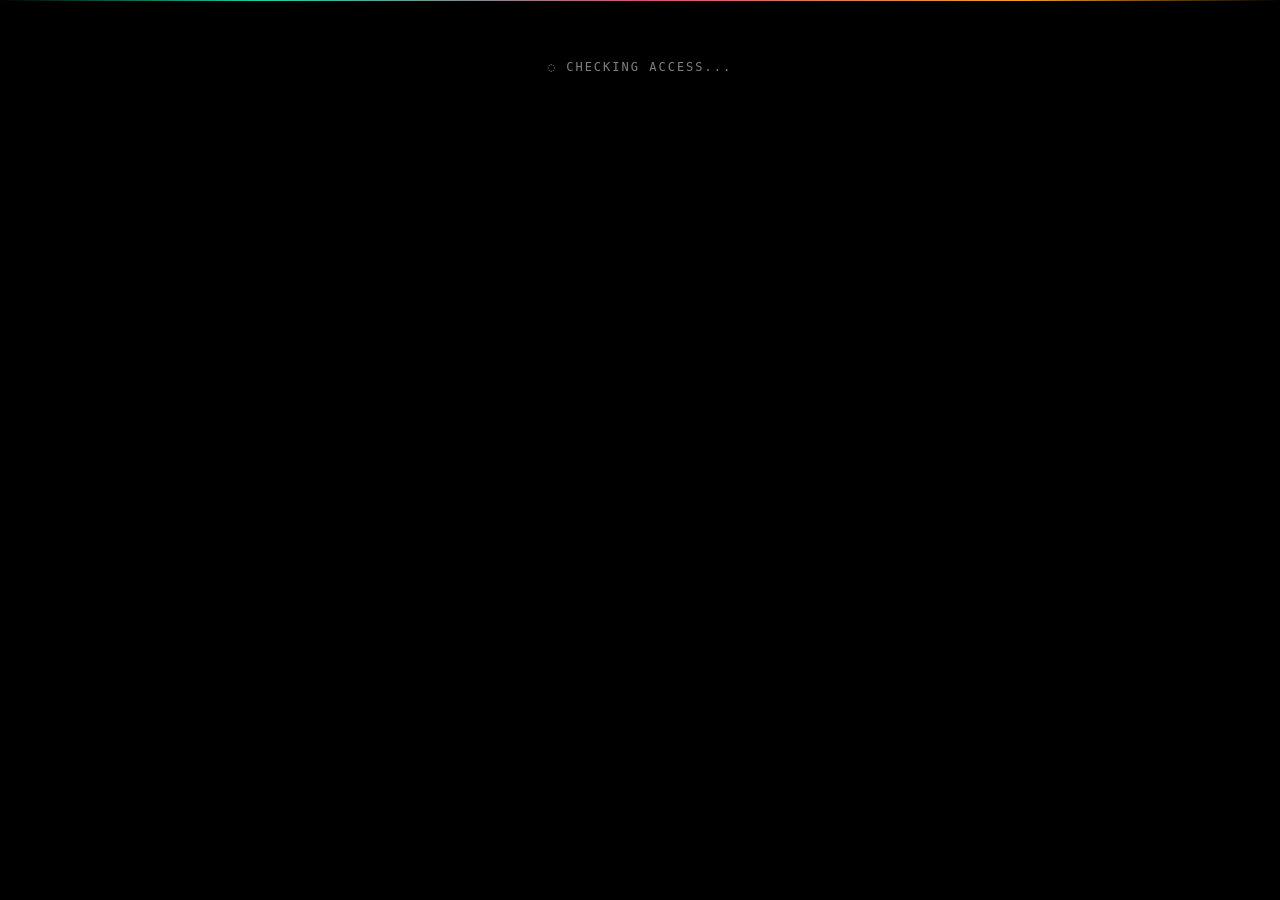
<file: admin.html>
<!DOCTYPE html>
<html lang="en">
<head>
<meta charset="UTF-8" />
<meta name="viewport" content="width=device-width, initial-scale=1.0" />
<title>VØID — Admin</title>
<style>
  :root {
    --teal: #1DCFA8;
    --pink: #D4537E;
    --orange: #EF9F27;
    --bg: #000;
    --text: #fff;
    --text-dim: rgba(255,255,255,0.5);
    --text-faint: rgba(255,255,255,0.3);
    --border: rgba(255,255,255,0.08);
    --border-soft: rgba(255,255,255,0.05);
    --surface: rgba(255,255,255,0.03);
    --surface-faint: rgba(255,255,255,0.02);
  }
  * { box-sizing: border-box; margin: 0; padding: 0; }
  body {
    background: var(--bg);
    color: var(--text);
    font-family: -apple-system, BlinkMacSystemFont, 'Segoe UI', sans-serif;
    min-height: 100vh;
    padding: 20px;
  }
  body::before {
    content: '';
    position: fixed;
    top: 0; left: 0; right: 0;
    height: 1px;
    background: linear-gradient(90deg, transparent, var(--teal) 20%, var(--pink) 50%, var(--orange) 80%, transparent);
    z-index: 1;
  }
  .container { max-width: 1200px; margin: 0 auto; }
  .topbar {
    display: flex;
    align-items: center;
    justify-content: space-between;
    padding-bottom: 16px;
    border-bottom: 1px solid var(--border);
    margin-bottom: 24px;
  }
  .brand {
    display: flex;
    align-items: center;
    gap: 10px;
  }
  .brand-dot {
    width: 18px; height: 18px;
    border-radius: 50%;
    border: 1.5px solid var(--teal);
    position: relative;
  }
  .brand-dot::after {
    content: '';
    position: absolute;
    inset: 3px;
    border-radius: 50%;
    background: var(--teal);
  }
  .brand-text {
    color: var(--teal);
    font-weight: 500;
    font-size: 14px;
    letter-spacing: 3px;
    font-family: 'JetBrains Mono', 'Courier New', monospace;
  }
  .brand-suffix {
    color: var(--text-faint);
    font-size: 11px;
    letter-spacing: 2px;
    margin-left: 8px;
    font-family: 'JetBrains Mono', monospace;
  }
  .top-right {
    display: flex;
    align-items: center;
    gap: 16px;
  }
  .user-email {
    color: var(--text-dim);
    font-size: 11px;
    font-family: 'JetBrains Mono', monospace;
  }
  .btn {
    background: transparent;
    border: 1px solid rgba(255,255,255,0.15);
    color: var(--text);
    padding: 6px 12px;
    border-radius: 4px;
    font-size: 10px;
    letter-spacing: 2px;
    font-family: 'JetBrains Mono', monospace;
    cursor: pointer;
    transition: all 0.15s;
  }
  .btn:hover { background: rgba(255,255,255,0.05); border-color: rgba(255,255,255,0.3); }
  .btn-back {
    background: var(--teal);
    color: #000;
    border-color: var(--teal);
  }
  .btn-back:hover { opacity: 0.85; background: var(--teal); }
  .stats {
    display: grid;
    grid-template-columns: repeat(4, 1fr);
    gap: 10px;
    margin-bottom: 24px;
  }
  .stat-card {
    border-radius: 4px;
    padding: 14px 16px;
  }
  .stat-card.teal {
    background: rgba(29, 207, 168, 0.06);
    border: 1px solid rgba(29, 207, 168, 0.3);
  }
  .stat-card.pink {
    background: rgba(212, 83, 126, 0.06);
    border: 1px solid rgba(212, 83, 126, 0.3);
  }
  .stat-card.orange {
    background: rgba(239, 159, 39, 0.06);
    border: 1px solid rgba(239, 159, 39, 0.3);
  }
  .stat-card.neutral {
    background: var(--surface);
    border: 1px solid rgba(255,255,255,0.1);
  }
  .stat-label {
    font-size: 9px;
    letter-spacing: 2px;
    margin-bottom: 8px;
    font-family: 'JetBrains Mono', monospace;
  }
  .stat-card.teal .stat-label { color: var(--teal); }
  .stat-card.pink .stat-label { color: var(--pink); }
  .stat-card.orange .stat-label { color: var(--orange); }
  .stat-card.neutral .stat-label { color: var(--text-dim); }
  .stat-value {
    color: var(--text);
    font-size: 26px;
    font-weight: 500;
    font-family: 'JetBrains Mono', monospace;
  }
  .controls {
    display: flex;
    gap: 8px;
    margin-bottom: 12px;
  }
  .search {
    flex: 1;
    background: var(--surface);
    border: 1px solid rgba(255,255,255,0.1);
    border-radius: 4px;
    padding: 8px 12px;
    color: var(--text);
    font-size: 12px;
    font-family: 'JetBrains Mono', monospace;
  }
  .search:focus { outline: none; border-color: var(--teal); }
  .table {
    border: 1px solid var(--border);
    border-radius: 4px;
    overflow: hidden;
  }
  .table-row {
    display: grid;
    grid-template-columns: 2.5fr 1fr 1fr 1fr 60px;
    gap: 8px;
    padding: 12px 14px;
    border-bottom: 1px solid var(--border-soft);
    align-items: center;
  }
  .table-row.header {
    background: var(--surface-faint);
    border-bottom: 1px solid var(--border);
  }
  .table-row:last-child { border-bottom: 0; }
  .table-row.header span {
    color: var(--text-dim);
    font-size: 9px;
    letter-spacing: 2px;
    font-family: 'JetBrains Mono', monospace;
  }
  .email { color: var(--text); font-size: 12px; font-family: 'JetBrains Mono', monospace; word-break: break-all; }
  .meta { color: var(--text-dim); font-size: 11px; font-family: 'JetBrains Mono', monospace; }
  .meta-faint { color: var(--text-faint); font-size: 11px; font-family: 'JetBrains Mono', monospace; }
  .badge {
    display: inline-block;
    color: var(--teal);
    font-size: 9px;
    letter-spacing: 1px;
    padding: 2px 6px;
    border: 1px solid rgba(29, 207, 168, 0.4);
    border-radius: 3px;
    margin-left: 6px;
    font-family: 'JetBrains Mono', monospace;
  }
  .status {
    font-size: 10px;
    letter-spacing: 1px;
    font-family: 'JetBrains Mono', monospace;
  }
  .status.active { color: var(--teal); }
  .status.unconfirmed { color: var(--orange); }
  .status.disabled { color: var(--pink); }
  .row-actions {
    text-align: right;
    color: var(--text-dim);
    font-size: 18px;
    cursor: pointer;
    user-select: none;
    position: relative;
  }
  .row-actions:hover { color: var(--text); }
  .menu {
    position: absolute;
    right: 0;
    top: 100%;
    background: #111;
    border: 1px solid var(--border);
    border-radius: 4px;
    padding: 4px;
    min-width: 180px;
    z-index: 10;
    display: none;
  }
  .menu.open { display: block; }
  .menu button {
    display: block;
    width: 100%;
    text-align: left;
    background: transparent;
    border: 0;
    color: var(--text);
    padding: 8px 12px;
    font-size: 11px;
    letter-spacing: 1px;
    font-family: 'JetBrains Mono', monospace;
    cursor: pointer;
    border-radius: 3px;
  }
  .menu button:hover { background: rgba(255,255,255,0.05); }
  .menu button.danger { color: var(--pink); }
  .empty, .loading {
    padding: 40px;
    text-align: center;
    color: var(--text-dim);
    font-size: 12px;
    letter-spacing: 2px;
    font-family: 'JetBrains Mono', monospace;
  }
  .gate {
    min-height: 80vh;
    display: flex;
    align-items: center;
    justify-content: center;
    flex-direction: column;
    gap: 24px;
  }
  .gate-text {
    color: var(--pink);
    font-size: 14px;
    letter-spacing: 3px;
    font-family: 'JetBrains Mono', monospace;
  }
  @media (max-width: 700px) {
    .stats { grid-template-columns: repeat(2, 1fr); }
    .table-row { grid-template-columns: 1.5fr 1fr 50px; gap: 6px; }
    .table-row .col-signup, .table-row .col-login { display: none; }
  }
</style>
</head>
<body>
  <div class="container" id="root">
    <div class="loading">◌  CHECKING ACCESS...</div>
  </div>

<script type="module">
import { createClient } from 'https://esm.sh/@supabase/supabase-js@2';

const SUPABASE_URL = 'https://xbekjpzlowxgvwefopve.supabase.co';
const SUPABASE_KEY = 'sb_publishable_rjhOnb9jBndJAzUQwuzYMQ_tg_Jd7T2';
const supabase = createClient(SUPABASE_URL, SUPABASE_KEY);
const root = document.getElementById('root');

const fmt = (d) => {
  if (!d) return 'never';
  const date = new Date(d);
  const now = Date.now();
  const diff = now - date.getTime();
  const m = Math.floor(diff / 60000);
  const h = Math.floor(diff / 3600000);
  const days = Math.floor(diff / 86400000);
  if (m < 1) return 'just now';
  if (m < 60) return `${m}m ago`;
  if (h < 24) return `${h}h ago`;
  if (days < 30) return `${days}d ago`;
  return date.toLocaleDateString('en-US', { month: 'short', day: 'numeric' });
};

const fmtDate = (d) => d ? new Date(d).toLocaleDateString('en-US', { month: 'short', day: 'numeric' }) : '—';

const showGate = (text) => {
  root.innerHTML = `
    <div class="gate">
      <p class="gate-text">— ${text} —</p>
      <button class="btn btn-back" onclick="window.location.href='/'">RETURN TO VOID</button>
    </div>`;
};

// Check access
const { data: { session } } = await supabase.auth.getSession();
if (!session) {
  window.location.href = '/login.html';
} else if (session.user.user_metadata?.role !== 'admin') {
  showGate('ACCESS DENIED');
} else {
  await renderAdmin(session);
}

async function callAdmin(action, payload = {}) {
  const { data: { session } } = await supabase.auth.getSession();
  const res = await fetch('/api/admin', {
    method: 'POST',
    headers: {
      'Content-Type': 'application/json',
      'Authorization': `Bearer ${session.access_token}`,
    },
    body: JSON.stringify({ action, ...payload }),
  });
  return res.json();
}

async function renderAdmin(session) {
  root.innerHTML = `
    <div class="topbar">
      <div style="display:flex;align-items:center;">
        <div class="brand">
          <div class="brand-dot"></div>
          <span class="brand-text">VØID</span>
        </div>
        <span class="brand-suffix">/ ADMIN</span>
      </div>
      <div class="top-right">
        <span class="user-email">${session.user.email}</span>
        <button class="btn" id="back-btn">◀ STUDIO</button>
        <button class="btn" id="logout-btn">LOG OUT</button>
      </div>
    </div>

    <div class="stats" id="stats">
      <div class="stat-card teal"><div class="stat-label">TOTAL USERS</div><div class="stat-value">—</div></div>
      <div class="stat-card pink"><div class="stat-label">SIGNUPS TODAY</div><div class="stat-value">—</div></div>
      <div class="stat-card orange"><div class="stat-label">ACTIVE 7D</div><div class="stat-value">—</div></div>
      <div class="stat-card neutral"><div class="stat-label">UNCONFIRMED</div><div class="stat-value">—</div></div>
    </div>

    <div class="controls">
      <input type="text" class="search" id="search" placeholder="Search by email..." />
    </div>

    <div class="table" id="table">
      <div class="table-row header">
        <span>EMAIL</span>
        <span class="col-signup">SIGNED UP</span>
        <span class="col-login">LAST LOGIN</span>
        <span>STATUS</span>
        <span></span>
      </div>
      <div class="loading">◌  LOADING USERS...</div>
    </div>
  `;

  document.getElementById('back-btn').addEventListener('click', () => window.location.href = '/');
  document.getElementById('logout-btn').addEventListener('click', async () => {
    await supabase.auth.signOut();
    window.location.href = '/login.html';
  });

  let allUsers = [];
  const search = document.getElementById('search');
  search.addEventListener('input', () => renderTable(filterUsers(allUsers, search.value)));

  const result = await callAdmin('list');
  if (result.error) {
    document.getElementById('table').innerHTML = `<div class="empty">ERROR: ${result.error.toUpperCase()}</div>`;
    return;
  }
  allUsers = result.users || [];
  renderStats(allUsers);
  renderTable(allUsers);
}

function filterUsers(users, q) {
  if (!q) return users;
  const lc = q.toLowerCase();
  return users.filter(u => u.email && u.email.toLowerCase().includes(lc));
}

function renderStats(users) {
  const now = Date.now();
  const dayAgo = now - 86400000;
  const weekAgo = now - 7 * 86400000;
  const total = users.length;
  const today = users.filter(u => new Date(u.created_at).getTime() > dayAgo).length;
  const active = users.filter(u => u.last_sign_in_at && new Date(u.last_sign_in_at).getTime() > weekAgo).length;
  const unconfirmed = users.filter(u => !u.email_confirmed_at).length;
  const cards = document.querySelectorAll('#stats .stat-value');
  cards[0].textContent = total;
  cards[1].textContent = today;
  cards[2].textContent = active;
  cards[3].textContent = unconfirmed;
}

function renderTable(users) {
  const table = document.getElementById('table');
  // Keep header
  const header = table.querySelector('.table-row.header');
  table.innerHTML = '';
  table.appendChild(header);

  if (!users.length) {
    const empty = document.createElement('div');
    empty.className = 'empty';
    empty.textContent = 'NO USERS FOUND';
    table.appendChild(empty);
    return;
  }

  users.forEach(u => {
    const row = document.createElement('div');
    row.className = 'table-row';
    const isAdmin = u.user_metadata?.role === 'admin';
    const isDisabled = u.banned_until && new Date(u.banned_until) > new Date();
    const isUnconfirmed = !u.email_confirmed_at;
    let statusClass = 'active', statusText = '● ACTIVE';
    if (isDisabled) { statusClass = 'disabled'; statusText = '● DISABLED'; }
    else if (isUnconfirmed) { statusClass = 'unconfirmed'; statusText = '● UNCONFIRMED'; }

    row.innerHTML = `
      <div class="email">
        ${u.email || '(no email)'}
        ${isAdmin ? '<span class="badge">ADMIN</span>' : ''}
      </div>
      <span class="meta col-signup">${fmtDate(u.created_at)}</span>
      <span class="${u.last_sign_in_at ? 'meta' : 'meta-faint'} col-login">${fmt(u.last_sign_in_at)}</span>
      <span class="status ${statusClass}">${statusText}</span>
      <span class="row-actions" data-id="${u.id}">⋯
        <div class="menu">
          <button data-action="reset">SEND RESET EMAIL</button>
          <button data-action="${isAdmin ? 'demote' : 'promote'}">${isAdmin ? 'REMOVE ADMIN' : 'MAKE ADMIN'}</button>
          <button data-action="${isDisabled ? 'enable' : 'disable'}">${isDisabled ? 'RE-ENABLE' : 'DISABLE'}</button>
          <button data-action="delete" class="danger">DELETE USER</button>
        </div>
      </span>
    `;
    table.appendChild(row);
  });

  // Wire menus
  document.querySelectorAll('.row-actions').forEach(el => {
    el.addEventListener('click', (e) => {
      e.stopPropagation();
      document.querySelectorAll('.menu.open').forEach(m => { if (m !== el.querySelector('.menu')) m.classList.remove('open'); });
      el.querySelector('.menu').classList.toggle('open');
    });
    el.querySelectorAll('.menu button').forEach(btn => {
      btn.addEventListener('click', async (e) => {
        e.stopPropagation();
        const action = btn.dataset.action;
        const userId = el.dataset.id;
        if (action === 'delete' && !confirm('Permanently delete this user?')) return;
        btn.textContent = '◌ ...';
        btn.disabled = true;
        const result = await callAdmin(action, { userId });
        if (result.error) {
          alert('Error: ' + result.error);
          btn.disabled = false;
          btn.textContent = btn.textContent.replace('◌ ...', '');
          return;
        }
        // Refresh
        const refreshed = await callAdmin('list');
        if (refreshed.users) {
          renderStats(refreshed.users);
          renderTable(filterUsers(refreshed.users, document.getElementById('search').value));
        }
      });
    });
  });
}

// Close menus on outside click
document.addEventListener('click', () => {
  document.querySelectorAll('.menu.open').forEach(m => m.classList.remove('open'));
});
</script>
</body>
</html>
</file>
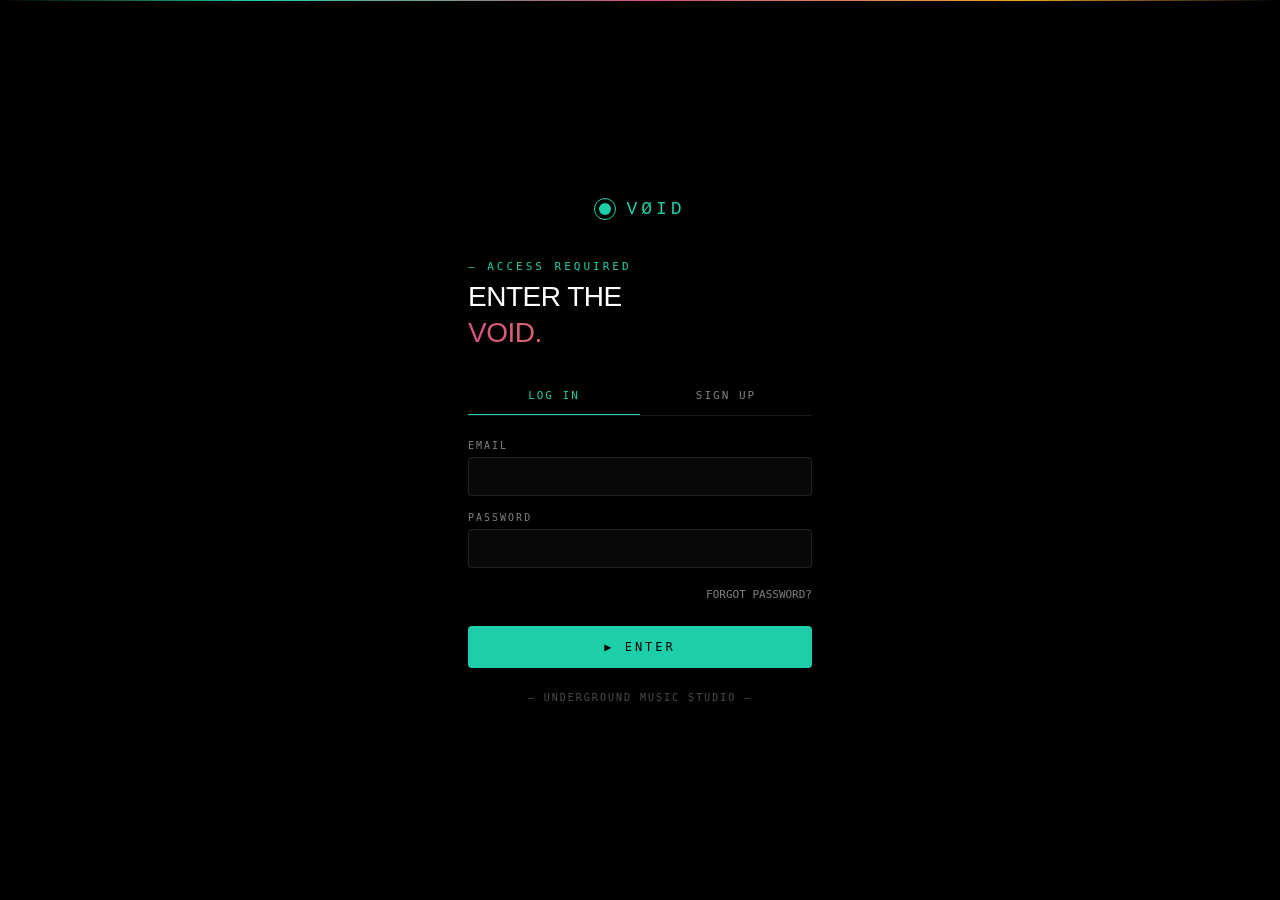
<file: login.html>
<!DOCTYPE html>
<html lang="en">
<head>
<meta charset="UTF-8" />
<meta name="viewport" content="width=device-width, initial-scale=1.0" />
<title>VØID — Access Required</title>
<style>
  :root {
    --teal: #1DCFA8;
    --pink: #D4537E;
    --orange: #EF9F27;
    --bg: #000;
    --text: #fff;
    --text-dim: rgba(255,255,255,0.5);
    --text-faint: rgba(255,255,255,0.3);
    --border: rgba(255,255,255,0.1);
    --surface: rgba(255,255,255,0.03);
  }
  * { box-sizing: border-box; margin: 0; padding: 0; }
  body {
    background: var(--bg);
    color: var(--text);
    font-family: -apple-system, BlinkMacSystemFont, 'Segoe UI', sans-serif;
    min-height: 100vh;
    display: flex;
    align-items: center;
    justify-content: center;
    padding: 20px;
    position: relative;
    overflow-x: hidden;
  }
  body::before {
    content: '';
    position: fixed;
    top: 0; left: 0; right: 0;
    height: 1px;
    background: linear-gradient(90deg, transparent, var(--teal) 20%, var(--pink) 50%, var(--orange) 80%, transparent);
    z-index: 1;
  }
  .container {
    width: 100%;
    max-width: 400px;
    padding: 40px 28px;
  }
  .brand {
    display: flex;
    align-items: center;
    gap: 10px;
    margin-bottom: 40px;
    justify-content: center;
  }
  .brand-dot {
    width: 22px; height: 22px;
    border-radius: 50%;
    border: 1.5px solid var(--teal);
    position: relative;
  }
  .brand-dot::after {
    content: '';
    position: absolute;
    inset: 4px;
    border-radius: 50%;
    background: var(--teal);
  }
  .brand-text {
    color: var(--teal);
    font-weight: 500;
    font-size: 18px;
    letter-spacing: 4px;
    font-family: 'JetBrains Mono', 'Courier New', monospace;
  }
  .eyebrow {
    color: var(--teal);
    font-size: 11px;
    letter-spacing: 3px;
    margin-bottom: 8px;
    font-family: 'JetBrains Mono', monospace;
  }
  h1 {
    font-size: 28px;
    font-weight: 500;
    margin-bottom: 4px;
    letter-spacing: -0.5px;
  }
  .accent {
    background: linear-gradient(90deg, var(--pink), var(--orange));
    -webkit-background-clip: text;
    -webkit-text-fill-color: transparent;
    background-clip: text;
    margin-bottom: 28px;
  }
  .tabs {
    display: flex;
    gap: 0;
    margin-bottom: 24px;
    border-bottom: 1px solid var(--border);
  }
  .tab {
    flex: 1;
    background: transparent;
    border: 0;
    color: var(--text-dim);
    padding: 12px 0;
    font-size: 11px;
    letter-spacing: 2px;
    font-family: 'JetBrains Mono', monospace;
    cursor: pointer;
    transition: color 0.15s;
  }
  .tab.active {
    color: var(--teal);
    border-bottom: 1px solid var(--teal);
  }
  .tab:not(.active):hover { color: rgba(255,255,255,0.7); }
  label {
    display: block;
    color: var(--text-dim);
    font-size: 10px;
    letter-spacing: 2px;
    margin-bottom: 6px;
    font-family: 'JetBrains Mono', monospace;
  }
  input {
    width: 100%;
    background: var(--surface);
    border: 1px solid var(--border);
    border-radius: 4px;
    padding: 11px 12px;
    color: var(--text);
    font-size: 13px;
    font-family: 'JetBrains Mono', monospace;
    transition: border-color 0.15s;
  }
  input:focus {
    outline: none;
    border-color: var(--teal);
  }
  .field { margin-bottom: 16px; }
  .forgot {
    display: block;
    text-align: right;
    margin-bottom: 24px;
  }
  .forgot a {
    color: var(--text-dim);
    font-size: 11px;
    text-decoration: none;
    font-family: 'JetBrains Mono', monospace;
    cursor: pointer;
  }
  .forgot a:hover { color: var(--teal); }
  button.primary {
    width: 100%;
    background: var(--teal);
    border: 0;
    color: #000;
    padding: 14px;
    border-radius: 4px;
    font-weight: 500;
    font-size: 12px;
    letter-spacing: 3px;
    font-family: 'JetBrains Mono', monospace;
    cursor: pointer;
    transition: opacity 0.15s;
  }
  button.primary:hover { opacity: 0.9; }
  button.primary:disabled { opacity: 0.4; cursor: not-allowed; }
  .footer-tag {
    text-align: center;
    color: var(--text-faint);
    font-size: 10px;
    letter-spacing: 2px;
    margin-top: 24px;
    font-family: 'JetBrains Mono', monospace;
  }
  .message {
    padding: 10px 12px;
    border-radius: 4px;
    font-size: 11px;
    font-family: 'JetBrains Mono', monospace;
    letter-spacing: 0.5px;
    margin-bottom: 16px;
    display: none;
  }
  .message.show { display: block; }
  .message.error {
    background: rgba(212, 83, 126, 0.1);
    border: 1px solid rgba(212, 83, 126, 0.4);
    color: var(--pink);
  }
  .message.success {
    background: rgba(29, 207, 168, 0.1);
    border: 1px solid rgba(29, 207, 168, 0.4);
    color: var(--teal);
  }
  .hidden { display: none !important; }
</style>
</head>
<body>
  <div class="container">
    <div class="brand">
      <div class="brand-dot"></div>
      <span class="brand-text">VØID</span>
    </div>

    <p class="eyebrow">— ACCESS REQUIRED</p>
    <h1>ENTER THE</h1>
    <h1 class="accent">VOID.</h1>

    <div class="tabs">
      <button class="tab active" data-tab="login">LOG IN</button>
      <button class="tab" data-tab="signup">SIGN UP</button>
      <button class="tab" data-tab="reset" style="flex: 0 0 auto; padding: 12px 14px; display: none;" id="reset-tab">RESET</button>
    </div>

    <div id="message" class="message"></div>

    <!-- LOGIN -->
    <form id="login-form">
      <div class="field">
        <label for="login-email">EMAIL</label>
        <input type="email" id="login-email" required autocomplete="email" />
      </div>
      <div class="field">
        <label for="login-password">PASSWORD</label>
        <input type="password" id="login-password" required autocomplete="current-password" />
      </div>
      <div class="forgot">
        <a id="forgot-link">FORGOT PASSWORD?</a>
      </div>
      <button type="submit" class="primary" id="login-btn">▶  ENTER</button>
    </form>

    <!-- SIGNUP -->
    <form id="signup-form" class="hidden">
      <div class="field">
        <label for="signup-email">EMAIL</label>
        <input type="email" id="signup-email" required autocomplete="email" />
      </div>
      <div class="field">
        <label for="signup-password">PASSWORD (MIN 8 CHARS)</label>
        <input type="password" id="signup-password" required minlength="8" autocomplete="new-password" />
      </div>
      <div class="field" style="margin-bottom: 24px;">
        <label for="signup-confirm">CONFIRM PASSWORD</label>
        <input type="password" id="signup-confirm" required minlength="8" autocomplete="new-password" />
      </div>
      <button type="submit" class="primary" id="signup-btn">▶  CREATE ACCOUNT</button>
    </form>

    <!-- RESET -->
    <form id="reset-form" class="hidden">
      <div class="field" style="margin-bottom: 24px;">
        <label for="reset-email">EMAIL</label>
        <input type="email" id="reset-email" required autocomplete="email" />
      </div>
      <button type="submit" class="primary" id="reset-btn">▶  SEND RESET LINK</button>
    </form>

    <p class="footer-tag">— UNDERGROUND MUSIC STUDIO —</p>
  </div>

<script type="module">
import { createClient } from 'https://esm.sh/@supabase/supabase-js@2';

const SUPABASE_URL = 'https://xbekjpzlowxgvwefopve.supabase.co';
const SUPABASE_KEY = 'sb_publishable_rjhOnb9jBndJAzUQwuzYMQ_tg_Jd7T2';
const supabase = createClient(SUPABASE_URL, SUPABASE_KEY);

// If already logged in AND email confirmed, send to app
(async () => {
  const { data: { session } } = await supabase.auth.getSession();
  if (session?.user?.email_confirmed_at) {
    window.location.href = '/';
  }
})();

const msg = document.getElementById('message');
const showMsg = (text, type = 'error') => {
  msg.textContent = text;
  msg.className = `message show ${type}`;
};
const hideMsg = () => { msg.className = 'message'; };

// Tab switching
const forms = {
  login: document.getElementById('login-form'),
  signup: document.getElementById('signup-form'),
  reset: document.getElementById('reset-form'),
};
const tabs = document.querySelectorAll('.tab');
const resetTab = document.getElementById('reset-tab');

const switchTab = (name) => {
  tabs.forEach(t => t.classList.toggle('active', t.dataset.tab === name));
  Object.entries(forms).forEach(([k, f]) => f.classList.toggle('hidden', k !== name));
  resetTab.style.display = name === 'reset' ? 'block' : 'none';
  hideMsg();
};

tabs.forEach(t => t.addEventListener('click', () => switchTab(t.dataset.tab)));
document.getElementById('forgot-link').addEventListener('click', () => switchTab('reset'));

// LOGIN
document.getElementById('login-form').addEventListener('submit', async (e) => {
  e.preventDefault();
  const btn = document.getElementById('login-btn');
  btn.disabled = true; btn.textContent = '◌  ENTERING...';
  hideMsg();

  const email = document.getElementById('login-email').value;
  const password = document.getElementById('login-password').value;

  const { data, error } = await supabase.auth.signInWithPassword({ email, password });

  if (error) {
    showMsg(error.message.toUpperCase());
  } else if (!data.user.email_confirmed_at) {
    showMsg('CONFIRM YOUR EMAIL FIRST. CHECK YOUR INBOX.');
    await supabase.auth.signOut();
  } else {
    window.location.href = '/';
    return;
  }
  btn.disabled = false; btn.textContent = '▶  ENTER';
});

// SIGNUP
document.getElementById('signup-form').addEventListener('submit', async (e) => {
  e.preventDefault();
  const btn = document.getElementById('signup-btn');
  btn.disabled = true; btn.textContent = '◌  CREATING...';
  hideMsg();

  const email = document.getElementById('signup-email').value;
  const password = document.getElementById('signup-password').value;
  const confirm = document.getElementById('signup-confirm').value;

  if (password !== confirm) {
    showMsg('PASSWORDS DON\u2019T MATCH.');
    btn.disabled = false; btn.textContent = '▶  CREATE ACCOUNT';
    return;
  }

  const { data, error } = await supabase.auth.signUp({
    email, password,
    options: { emailRedirectTo: window.location.origin + '/login.html' }
  });

  if (error) {
    showMsg(error.message.toUpperCase());
  } else {
    showMsg('CHECK YOUR EMAIL TO CONFIRM YOUR ACCOUNT.', 'success');
  }
  btn.disabled = false; btn.textContent = '▶  CREATE ACCOUNT';
});

// RESET
document.getElementById('reset-form').addEventListener('submit', async (e) => {
  e.preventDefault();
  const btn = document.getElementById('reset-btn');
  btn.disabled = true; btn.textContent = '◌  SENDING...';
  hideMsg();

  const email = document.getElementById('reset-email').value;
  const { error } = await supabase.auth.resetPasswordForEmail(email, {
    redirectTo: window.location.origin + '/login.html'
  });

  if (error) {
    showMsg(error.message.toUpperCase());
  } else {
    showMsg('IF AN ACCOUNT EXISTS, A RESET LINK IS ON ITS WAY.', 'success');
  }
  btn.disabled = false; btn.textContent = '▶  SEND RESET LINK';
});
</script>
</body>
</html>
</file>
